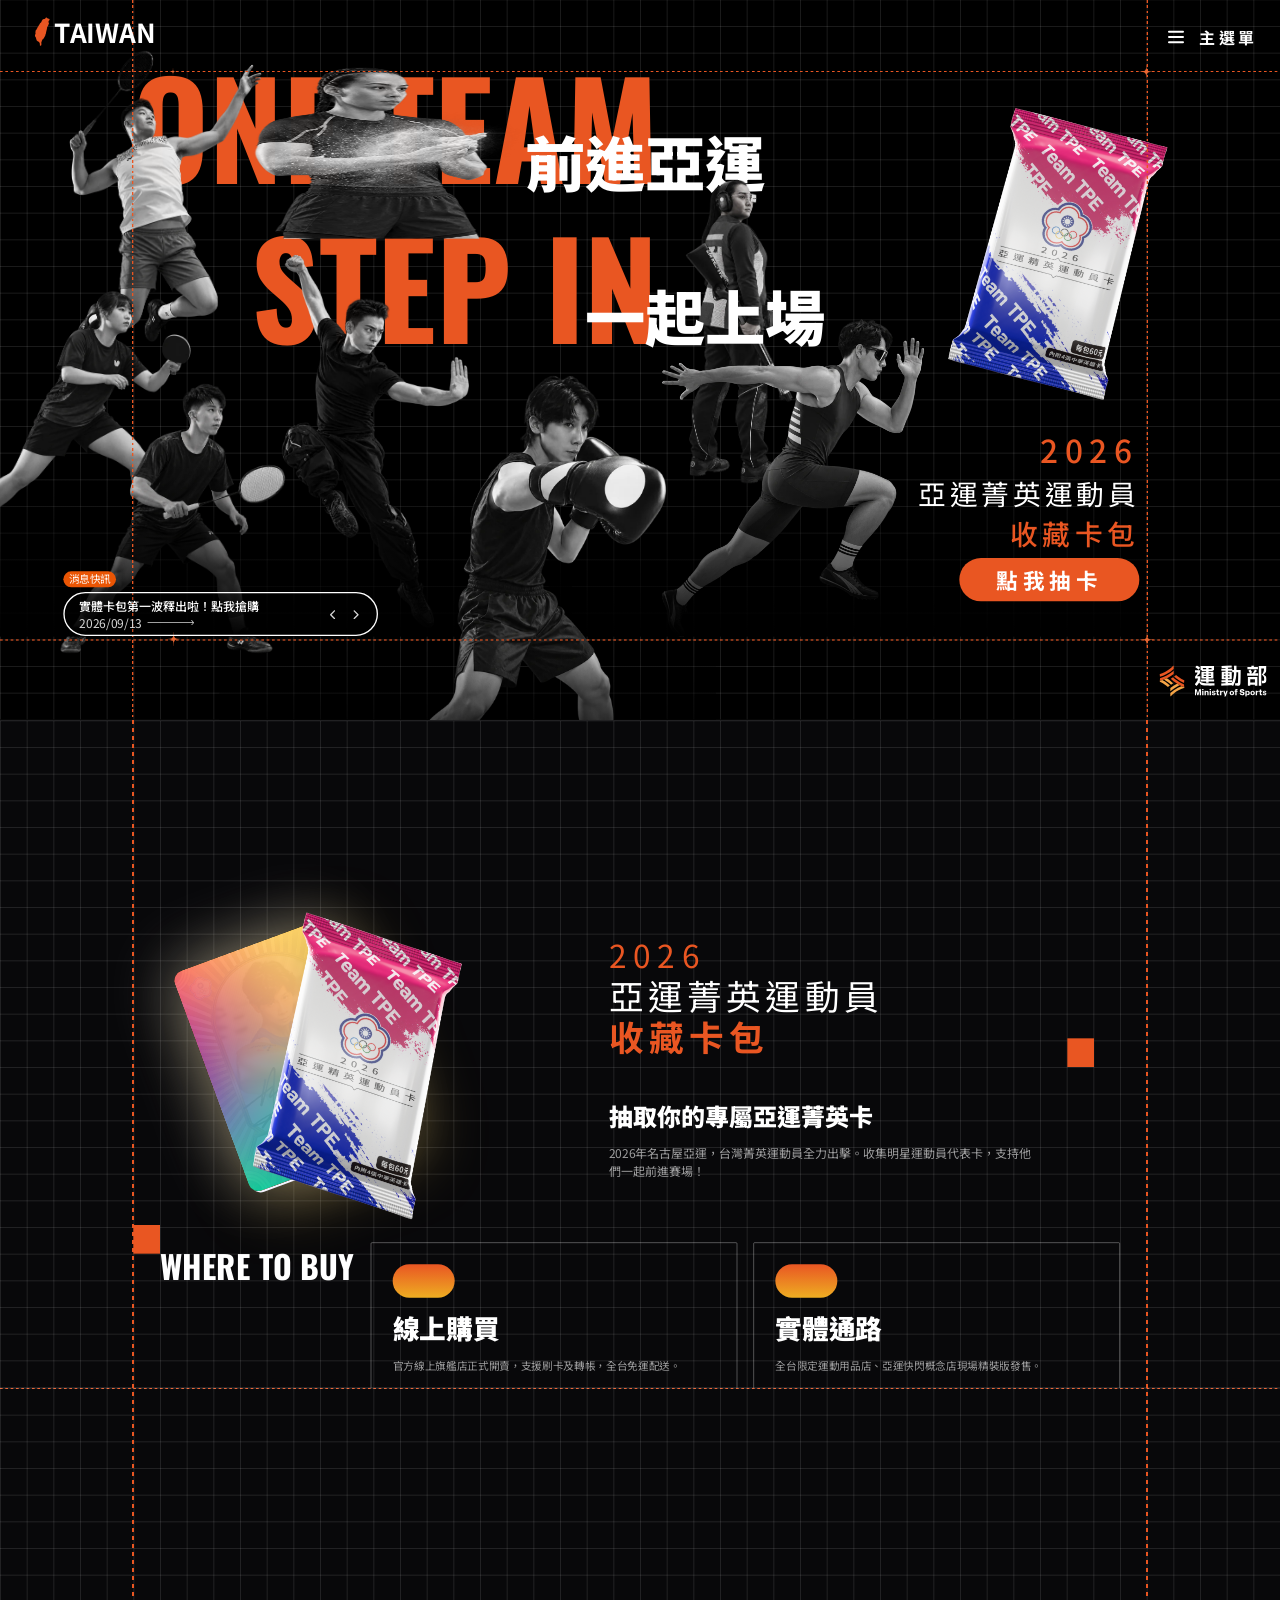
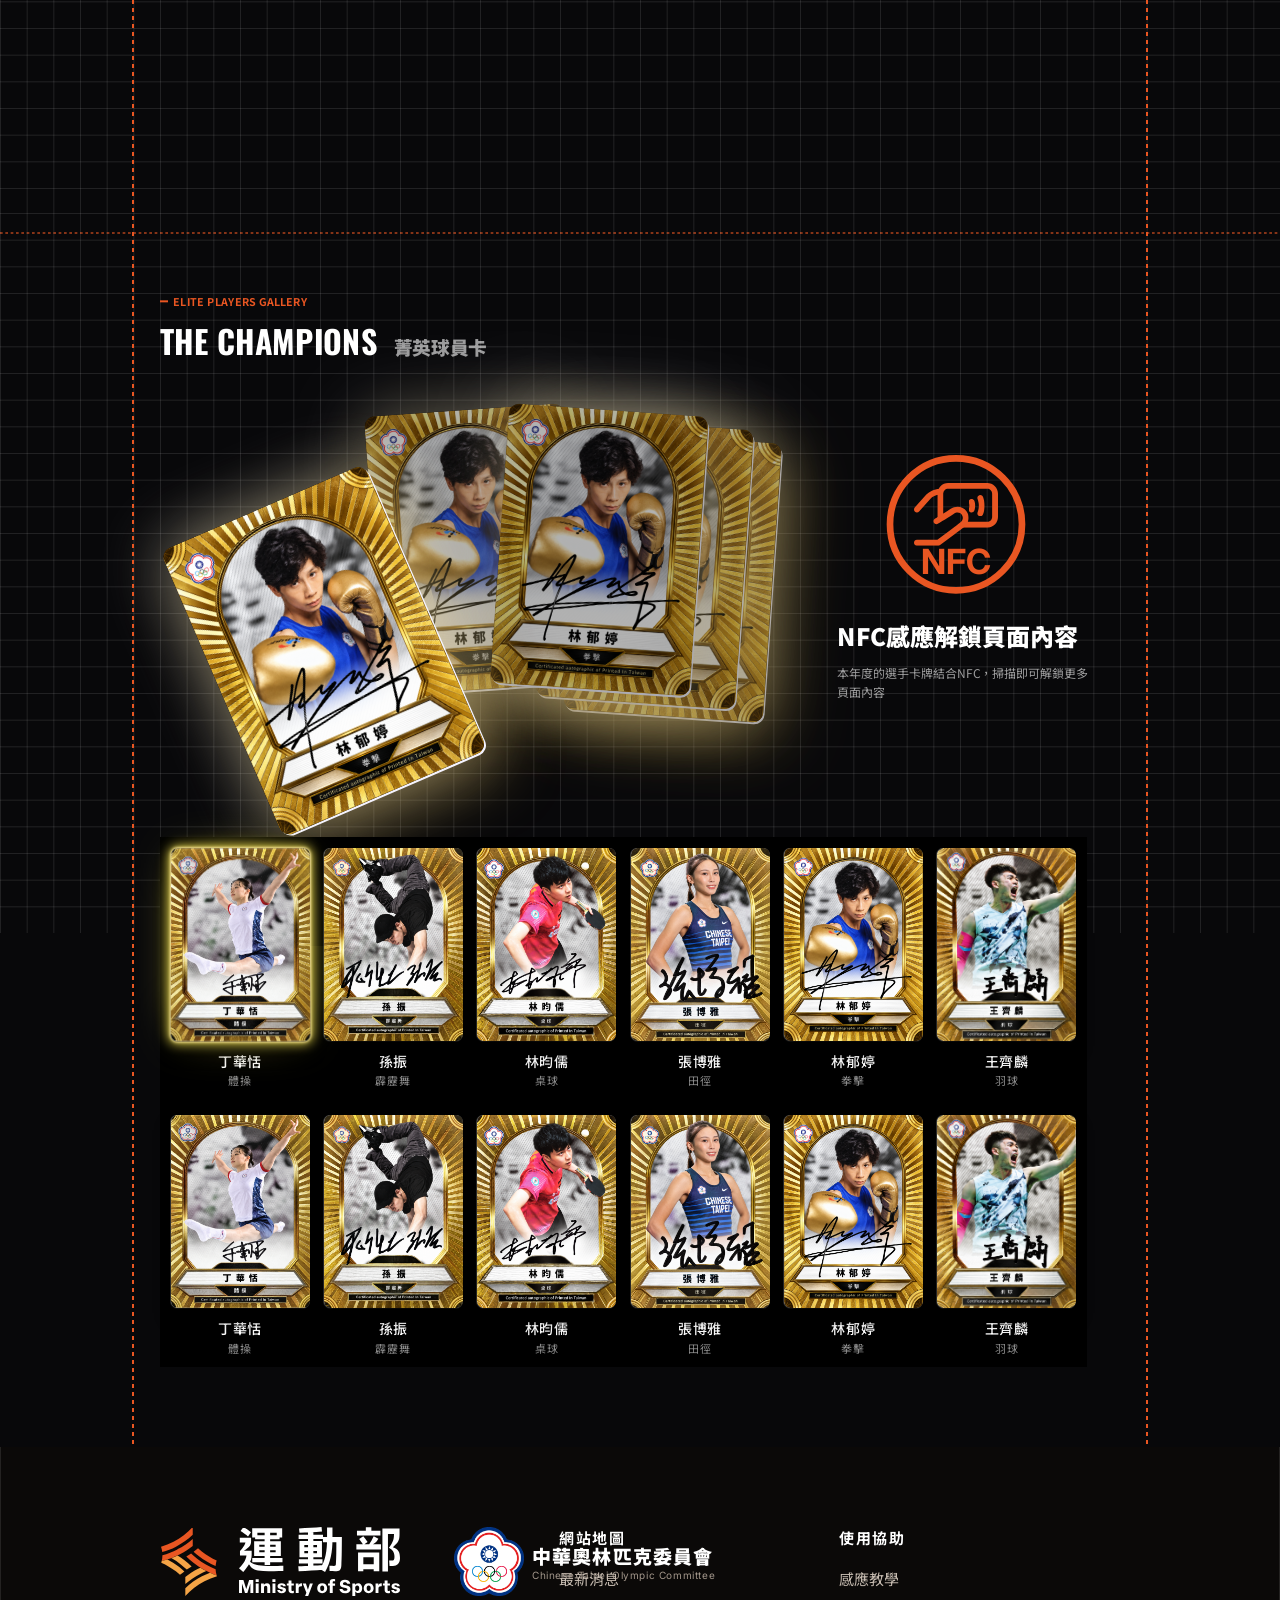
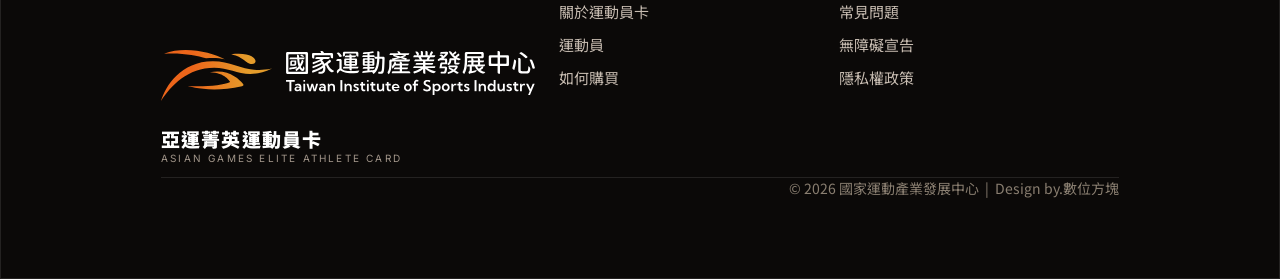
<file: index.html>
<!DOCTYPE html>
<html lang="zh-Hant">
<head>
    <meta charset="utf-8" />
    <meta name="viewport" content="width=device-width, initial-scale=1" />
    <title>亞運菁英運動員卡片展示網站</title>
    <link rel="icon" href="favicon.ico" sizes="any" />

    <!-- 卡片特效：B1（poke-holo 原版）完整 CSS，全部保留載入，順序同原版 -->
    <link rel="stylesheet" href="css/cards/base.css" />
    <link rel="stylesheet" href="css/cards.css" />
    <link rel="stylesheet" href="css/cards/basic.css" />
    <link rel="stylesheet" href="css/cards/reverse-holo.css" />
    <link rel="stylesheet" href="css/cards/regular-holo.css" />
    <link rel="stylesheet" href="css/cards/cosmos-holo.css" />
    <link rel="stylesheet" href="css/cards/amazing-rare.css" />
    <link rel="stylesheet" href="css/cards/radiant-holo.css" />
    <link rel="stylesheet" href="css/cards/v-regular.css" />
    <link rel="stylesheet" href="css/cards/v-full-art.css" />
    <link rel="stylesheet" href="css/cards/v-max.css" />
    <link rel="stylesheet" href="css/cards/v-star.css" />
    <link rel="stylesheet" href="css/cards/trainer-full-art.css" />
    <link rel="stylesheet" href="css/cards/rainbow-holo.css" />
    <link rel="stylesheet" href="css/cards/rainbow-alt.css" />
    <link rel="stylesheet" href="css/cards/secret-rare.css" />
    <link rel="stylesheet" href="css/cards/trainer-gallery-holo.css" />
    <link rel="stylesheet" href="css/cards/trainer-gallery-v-regular.css" />
    <link rel="stylesheet" href="css/cards/trainer-gallery-v-max.css" />
    <link rel="stylesheet" href="css/cards/trainer-gallery-secret-rare.css" />
    <link rel="stylesheet" href="css/cards/shiny-rare.css" />
    <link rel="stylesheet" href="css/cards/shiny-v.css" />
    <link rel="stylesheet" href="css/cards/shiny-vmax.css" />
    <link rel="stylesheet" href="css/cards/swsh-pikachu.css" />

    <!-- 字型（連網時載入；離線時退回系統字型） -->
    <link rel="preconnect" href="https://fonts.googleapis.com" />
    <link rel="preconnect" href="https://fonts.gstatic.com" crossorigin />
    <link rel="stylesheet" href="https://fonts.googleapis.com/css2?family=Inter:wght@400;700&family=Noto+Sans+TC:wght@400;500;700;900&family=Oswald:wght@700&display=swap" />

    <!-- 共用版面（卡片格線、頁尾、查看資料）、轉場、首頁版面 -->
    <link rel="stylesheet" href="css/page.css" />
    <link rel="stylesheet" href="css/transition.css" />
    <link rel="stylesheet" href="css/home.css" />

    <!-- 換頁進場：由其他頁轉場過來時，先收合頁面等 JS 展開；進場動畫與漸入（減少動態效果時不播放） -->
    <script>
        if (/[?&]pt=1(&|$)/.test(location.search)) document.documentElement.classList.add("pt-entering");
        if (!matchMedia("(prefers-reduced-motion: reduce)").matches) document.documentElement.classList.add("js-reveal");
    </script>
</head>
<body class="home-body">
    <div class="site" id="site">
    <div class="page">

        <!-- ================= 主視覺（Figma 261:3372；手機 268:2184） ================= -->
        <header class="h-hero" id="h-hero">
            <div class="h-hero__stage">
                <div class="h-grid h-hero__grid" aria-hidden="true"></div>

                <div class="h-hero__line h-hero__line--top h-in h-in--x" style="--d: 0" aria-hidden="true"></div>
                <div class="h-hero__line h-hero__line--bottom h-in h-in--x" style="--d: 0" aria-hidden="true"></div>
                <div class="h-hero__line h-hero__line--left h-in h-in--y" style="--d: 1" aria-hidden="true"></div>
                <div class="h-hero__line h-hero__line--right h-in h-in--y" style="--d: 1" aria-hidden="true"></div>
                <img class="h-hero__star h-hero__star--tl h-in h-in--fade" style="--d: 3" src="assets/home/star-sm.svg" alt="" width="11" height="11" />
                <img class="h-hero__star h-hero__star--tr h-in h-in--fade" style="--d: 3" src="assets/home/star.svg" alt="" width="21" height="21" />
                <img class="h-hero__star h-hero__star--bl h-in h-in--fade" style="--d: 3" src="assets/home/star.svg" alt="" width="21" height="21" />
                <img class="h-hero__star h-hero__star--br h-in h-in--fade" style="--d: 3" src="assets/home/star.svg" alt="" width="21" height="21" />

                <p class="h-hero__brand h-in h-in--fade" style="--d: 2">
                    <img src="assets/home/taiwan-mark.svg" alt="" width="23" height="43" />
                    <span>TAIWAN</span>
                </p>
                <button class="h-hero__menu h-in h-in--fade" style="--d: 2" id="menu-btn" type="button" aria-haspopup="dialog" aria-controls="h-menu">
                    <img src="assets/home/icon-menu.svg" alt="" width="32" height="32" />
                    <span>主選單</span>
                </button>

                <h1 class="h-hero__title">
                    <span class="h-hero__slogan h-hero__slogan--one h-in" style="--d: 3"><span>ONE</span><span>TEAM</span></span>
                    <span class="h-hero__zh h-hero__zh--go h-in" style="--d: 6">前進亞運</span>
                    <span class="h-hero__slogan h-hero__slogan--step h-in" style="--d: 4"><span>STEP</span><span>IN</span></span>
                    <span class="h-hero__zh h-hero__zh--play h-in" style="--d: 7">一起上場</span>
                </h1>

                <!-- 選手群像（圖層順序同 Figma「人」）；圖片由 js/home.js 依畫面位置（上→下、左→右）依序載入並淡入 -->
                <img class="h-hero__p h-hero__p--1 h-in h-in--photo h-seq" data-src="assets/home/hero-p1.webp" alt="" />
                <picture>
                    <source media="(max-width: 767px)" data-srcset="assets/home/hero-p2-m.webp" />
                    <img class="h-hero__p h-hero__p--2 h-in h-in--photo h-seq" data-src="assets/home/hero-p2.webp" alt="" />
                </picture>
                <div class="h-hero__fade h-hero__fade--m1" aria-hidden="true"></div>
                <img class="h-hero__p h-hero__p--3 h-in h-in--photo h-seq" data-src="assets/home/hero-p3.webp" alt="" />
                <img class="h-hero__p h-hero__p--4 h-in h-in--photo h-seq" data-src="assets/home/hero-p4.webp" alt="" />
                <div class="h-hero__fade h-hero__fade--m2" aria-hidden="true"></div>
                <img class="h-hero__p h-hero__p--5 h-in h-in--photo h-seq" data-src="assets/home/hero-p5.webp" alt="" />
                <div class="h-hero__fade h-hero__fade--m3" aria-hidden="true"></div>
                <img class="h-hero__p h-hero__p--6 h-in h-in--photo h-seq" data-src="assets/home/hero-p6.webp" alt="" />
                <img class="h-hero__p h-hero__p--7 h-in h-in--photo h-seq" data-src="assets/home/hero-p7.webp" alt="" />
                <div class="h-hero__fade h-hero__fade--1" aria-hidden="true"></div>
                <div class="h-hero__fade h-hero__fade--2" aria-hidden="true"></div>
                <img class="h-hero__p h-hero__p--8 h-in h-in--photo h-seq" data-src="assets/home/hero-p8.webp" alt="" />
                <div class="h-hero__fade h-hero__fade--3" aria-hidden="true"></div>
                <div class="h-hero__fade h-hero__fade--m4" aria-hidden="true"></div>

                <div class="h-hero__cta h-in" style="--d: 8">
                    <p class="h-hero__cta-title">
                        <span class="h-hero__cta-year">2026</span>
                        <span class="h-hero__cta-main">亞運菁英運動員</span>
                        <span class="h-hero__cta-sub">收藏卡包</span>
                    </p>
                    <button class="h-hero__cta-btn" id="draw-btn" type="button" aria-haspopup="dialog" aria-controls="h-open">點我抽卡</button>
                </div>

                <div class="h-hero__pack h-in h-in--pack h-seq" aria-hidden="true">
                    <div class="h-hero__pack-inner"><img data-src="assets/card-pack.png" alt="" /></div>
                </div>

                <div class="logo-mos logo-mos--footer h-hero__mos h-in h-in--fade" style="--d: 9" role="img" aria-label="運動部 Ministry of Sports">
                    <img class="logo-mos__g9" src="assets/footer-mos-g9.svg" alt="" />
                    <img class="logo-mos__g24" src="assets/footer-mos-g24.svg" alt="" />
                    <img class="logo-mos__g27" src="assets/footer-mos-g27.svg" alt="" />
                </div>

                <!-- 消息快訊（僅展示，不輪播） -->
                <div class="h-news h-in" style="--d: 9">
                    <span class="h-news__tag">消息快訊</span>
                    <div class="h-news__box">
                        <p class="h-news__title">實體卡包第一波釋出啦！點我搶購</p>
                        <p class="h-news__date">2026/09/13<img src="assets/home/news-arrow.svg" alt="" width="70" height="8" /></p>
                        <span class="h-news__arrows" aria-hidden="true">
                            <img class="h-news__prev" src="assets/home/icon-chevron-right.svg" alt="" width="24" height="24" />
                            <img src="assets/home/icon-chevron-right.svg" alt="" width="24" height="24" />
                        </span>
                    </div>
                </div>
            </div>
        </header>

        <!-- ================= DRAW THE ELITES（Figma 262:537） ================= -->
        <section class="h-draw" aria-labelledby="h-draw-title">
            <div class="h-draw__stage">
                <div class="h-grid h-draw__grid" aria-hidden="true"></div>

                <header class="h-head h-draw__head reveal">
                    <p class="h-head__eyebrow">INTERACTIVE CARD DRAW</p>
                    <h2 class="h-head__titles" id="h-draw-title">
                        <span class="h-head__en">DRAW THE ELITES</span>
                        <span class="h-head__zh">點我抽卡</span>
                    </h2>
                </header>

                <!-- 卡包展示（同關於運動員卡頁主視覺） -->
                <div class="h-draw__deck reveal" style="--d: 1" aria-hidden="true">
                    <div class="hero__deck">
                        <div class="hero__card">
                            <img src="images/lin-yu-ting.png" alt="" loading="lazy" />
                            <img class="hero__card-mesh" src="assets/hero-card-mesh.png" alt="" loading="lazy" />
                        </div>
                        <div class="hero__pack">
                            <div class="hero__pack-inner">
                                <img src="assets/card-pack.png" alt="" loading="lazy" />
                            </div>
                        </div>
                    </div>
                </div>

                <div class="h-draw__text">
                    <p class="h-draw__name reveal" style="--d: 2">
                        <span class="h-draw__year">2026</span>
                        <span class="h-draw__main">亞運菁英運動員</span>
                        <span class="h-draw__sub">收藏卡包</span>
                    </p>
                    <div class="h-draw__desc reveal" style="--d: 3">
                        <h3>抽取你的專屬亞運菁英卡</h3>
                        <p>2026年名古屋亞運，台灣菁英運動員全力出擊。收集明星運動員代表卡，支持他們一起前進賽場！</p>
                    </div>
                </div>

                <div class="h-buy">
                    <h3 class="h-buy__title reveal">WHERE TO BUY</h3>
                    <div class="h-buy__card reveal" style="--d: 1">
                        <span class="h-buy__pill" aria-hidden="true"></span>
                        <h4>線上購買</h4>
                        <p>官方線上旗艦店正式開賣，支援刷卡及轉帳，全台免運配送。</p>
                    </div>
                    <div class="h-buy__card reveal" style="--d: 2">
                        <span class="h-buy__pill" aria-hidden="true"></span>
                        <h4>實體通路</h4>
                        <p>全台限定運動用品店、亞運快閃概念店現場精裝版發售。</p>
                    </div>
                </div>

                <span class="h-draw__square h-draw__square--1" aria-hidden="true"></span>
                <span class="h-draw__square h-draw__square--2" aria-hidden="true"></span>
            </div>
        </section>

        <!-- ================= TAIWAN（Figma 296:7792）：捲動時字樣由下往上拉高，之後卡片淡入並墜落到下一區 ================= -->
        <section class="h-tw" id="h-tw" aria-label="TAIWAN">
            <div class="h-tw__stage">
                <div class="h-grid h-tw__grid" aria-hidden="true"></div>
                <div class="h-tw__word" id="h-tw-word"><img src="assets/home/taiwan.svg" alt="TAIWAN" width="1460" height="491" /></div>
                <!-- 墜落卡片的起點（不顯示） -->
                <div class="h-tw__anchor" id="h-tw-anchor" aria-hidden="true"></div>
            </div>
        </section>

        <!-- ================= THE CHAMPIONS（Figma 262:596） ================= -->
        <section class="h-champ" aria-labelledby="h-champ-title">
            <div class="h-champ__stage">
                <div class="h-grid h-champ__grid" aria-hidden="true"></div>

                <header class="h-head h-champ__head reveal">
                    <p class="h-head__eyebrow">ELITE PLAYERS GALLERY</p>
                    <h2 class="h-head__titles" id="h-champ-title">
                        <span class="h-head__en">THE CHAMPIONS</span>
                        <span class="h-head__zh">菁英球員卡</span>
                    </h2>
                </header>

                <!-- 疊卡展示；王齊麟那張是墜落卡片的終點 -->
                <div class="h-fan-wrap">
                    <div class="h-fan reveal reveal--fade" aria-hidden="true">
                        <img class="h-fan__card h-fan__card--dim h-fan__card--7" src="images/lin-yu-ting.png" alt="" loading="lazy" />
                        <img class="h-fan__card h-fan__card--dim h-fan__card--6" src="images/lin-yu-ting.png" alt="" loading="lazy" />
                        <img class="h-fan__card h-fan__card--dim h-fan__card--2" src="images/lin-yu-ting.png" alt="" loading="lazy" />
                        <img class="h-fan__card h-fan__card--dim h-fan__card--3" src="images/lin-yu-ting.png" alt="" loading="lazy" />
                        <img class="h-fan__card h-fan__card--5" id="h-fan-target" src="images/wang-chi-lin.png" alt="" loading="lazy" />
                        <img class="h-fan__card h-fan__card--8" src="images/lin-yu-ting.png" alt="" loading="lazy" />
                    </div>
                </div>

                <div class="h-nfc">
                    <div class="h-nfc__badge reveal" style="--d: 1" aria-hidden="true">
                        <span class="h-nfc__icon">
                            <img class="h-nfc__i1" src="assets/home/nfc-1.svg" alt="" loading="lazy" />
                            <img class="h-nfc__i2" src="assets/home/nfc-2.svg" alt="" loading="lazy" />
                            <img class="h-nfc__i3" src="assets/home/nfc-3.svg" alt="" loading="lazy" />
                        </span>
                        <span class="h-nfc__label">NFC</span>
                    </div>
                    <div class="h-nfc__text reveal" style="--d: 2">
                        <h3>NFC感應解鎖頁面內容</h3>
                        <p>本年度的選手卡牌結合NFC，掃描即可解鎖更多頁面內容</p>
                    </div>
                </div>
            </div>

            <!-- 球員卡（js/cards.js 產生，點擊放大後可「查看資料」） -->
            <div class="h-champ__panel reveal">
                <main class="card-grid" id="card-grid" data-total="12"></main>
            </div>
        </section>

        <!-- 墜落中的卡片（位置由 js/home.js 依捲動計算） -->
        <div class="h-faller" id="h-faller" aria-hidden="true">
            <div class="h-faller__inner">
                <img class="h-faller__front" src="images/wang-chi-lin.png" alt="" />
                <img class="h-faller__back" src="images/card-back.jpg" alt="" />
            </div>
        </div>

        <!-- 頁面裝飾虛線（Figma Line 1 / Line 2），在球員卡區下層 -->
        <div class="h-lines" aria-hidden="true"></div>

    </div>

    <!-- ================= 頁尾（各頁共用同一版；僅「關於運動員卡」可點） ================= -->
    <footer class="footer">
        <div class="footer__top">
            <div class="footer__brand">
                <div class="footer__logos">
                    <div class="footer__logo-row">
                        <div class="logo-mos logo-mos--footer" role="img" aria-label="運動部 Ministry of Sports">
                            <img class="logo-mos__g9" src="assets/footer-mos-g9.svg" alt="" />
                            <img class="logo-mos__g24" src="assets/footer-mos-g24.svg" alt="" />
                            <img class="logo-mos__g27" src="assets/footer-mos-g27.svg" alt="" />
                        </div>
                        <div class="logo-ctoc logo-ctoc--footer">
                            <img src="assets/ctoc-emblem.png" alt="" />
                            <div class="logo-ctoc__text">
                                <span class="logo-ctoc__zh">中華奧林匹克委員會</span>
                                <span class="logo-ctoc__en">Chinese Taipei Olympic Committee</span>
                            </div>
                        </div>
                    </div>
                    <img class="logo-tisi logo-tisi--footer" src="assets/footer-tisi-logo.svg" alt="國家運動產業發展中心 Taiwan Institute of Sports Industry" />
                </div>
                <div class="footer__site">
                    <span class="footer__site-zh">亞運菁英運動員卡</span>
                    <span class="footer__site-en">ASIAN GAMES ELITE ATHLETE CARD</span>
                </div>
            </div>
            <nav class="footer__col" aria-label="網站地圖">
                <h2 class="footer__heading">網站地圖</h2>
                <ul class="footer__links">
                    <li>最新消息</li>
                    <li><a href="about.html" data-transition>關於運動員卡</a></li>
                    <li>運動員</li>
                    <li>如何購買</li>
                </ul>
            </nav>
            <nav class="footer__col" aria-label="使用協助">
                <h2 class="footer__heading">使用協助</h2>
                <ul class="footer__links">
                    <li>感應教學</li>
                    <li>常見問題</li>
                    <li>無障礙宣告</li>
                    <li>隱私權政策</li>
                </ul>
            </nav>
        </div>
        <div class="footer__bottom">
            <p class="footer__copy">© 2026 國家運動產業發展中心&nbsp;&nbsp;|&nbsp; Design by.數位方塊</p>
        </div>
    </footer>
    </div>

    <!-- 卡片放大時顯示：前往運動員專屬頁面 -->
    <button class="view-profile" id="view-profile" type="button" hidden>
        <span>查看資料</span>
        <img src="assets/icon-chevron.svg" alt="" width="18" height="28" />
    </button>

    <!-- ================= 主選單（參考運動員頁導覽列項目；僅「關於運動員卡」可點） ================= -->
    <div class="h-menu" id="h-menu" role="dialog" aria-modal="true" aria-label="主選單" hidden>
        <div class="h-grid h-menu__grid" aria-hidden="true"></div>
        <div class="h-menu__bar">
            <p class="h-menu__brand">
                <img src="assets/home/taiwan-mark.svg" alt="" width="23" height="43" />
                <span>TAIWAN</span>
            </p>
            <button class="h-menu__close" id="menu-close" type="button" aria-label="關閉主選單">
                <span></span><span></span>
            </button>
        </div>
        <nav class="h-menu__nav" aria-label="主選單">
            <ul>
                <li><span class="h-menu__item"><span class="h-menu__no">01</span><span class="h-menu__zh">最新消息</span><span class="h-menu__en">NEWS</span></span></li>
                <li><a class="h-menu__item" id="menu-about" href="about.html"><span class="h-menu__no">02</span><span class="h-menu__zh">關於運動員卡</span><span class="h-menu__en">ABOUT THE CARDS</span></a></li>
                <li><span class="h-menu__item"><span class="h-menu__no">03</span><span class="h-menu__zh">運動員</span><span class="h-menu__en">ATHLETES</span></span></li>
                <li><span class="h-menu__item"><span class="h-menu__no">04</span><span class="h-menu__zh">如何購買</span><span class="h-menu__en">HOW TO BUY</span></span></li>
            </ul>
        </nav>
        <p class="h-menu__site">
            <span class="h-menu__site-zh">亞運菁英運動員卡</span>
            <span class="h-menu__site-en">ASIAN GAMES ELITE ATHLETE CARD</span>
        </p>
    </div>

    <!-- ================= 抽卡過場（Figma 動畫 368:2441「15」）：影片播到卡包停住，拖曳剪刀剪開後播完，卡片飄到運動員頁 ================= -->
    <div class="h-open" id="h-open" role="dialog" aria-modal="true" aria-label="抽卡" hidden>
        <div class="h-open__stage">
            <div class="h-open__grid" aria-hidden="true"></div>
            <div class="h-open__line h-open__line--top" aria-hidden="true"></div>
            <div class="h-open__line h-open__line--bottom" aria-hidden="true"></div>
            <div class="h-open__line h-open__line--left" aria-hidden="true"></div>
            <div class="h-open__line h-open__line--right" aria-hidden="true"></div>
            <img class="h-open__star h-open__star--tl" src="assets/home/star-sm.svg" alt="" width="11" height="11" />
            <img class="h-open__star h-open__star--tr" src="assets/home/star.svg" alt="" width="21" height="21" />
            <img class="h-open__star h-open__star--bl" src="assets/home/star.svg" alt="" width="21" height="21" />
            <img class="h-open__star h-open__star--br" src="assets/home/star.svg" alt="" width="21" height="21" />

            <p class="h-open__title h-open__title--one"><span class="h-open__en"><span>ONE</span><span>TEAM</span></span><span class="h-open__zh">前進亞運</span></p>
            <p class="h-open__title h-open__title--step"><span class="h-open__en"><span>STEP</span><span>IN</span></span><span class="h-open__zh">一起上場</span></p>

            <!-- 影片來源由 js/home.js 設定：透明背景 webm；Safari 改用黑底 mp4 + screen 疊加 -->
            <video class="h-open__video" id="h-open-video" muted playsinline preload="none" aria-hidden="true"></video>
            <img class="h-open__logo" src="assets/draw/site-logo.png" alt="亞運菁英運動員卡 ASIAN GAMES ELITE ATHLETE CARD" width="562" height="76" />

            <p class="h-open__loading" id="h-open-loading" role="status">載入中</p>

            <!-- 剪刀裁線提示：影片停住後出現；按住剪刀沿虛線由左往右拖曳＝拖曳影片進度 -->
            <div class="h-open__cut" id="h-open-cut">
                <p class="h-open__hint">滑動剪開卡包</p>
                <div class="h-open__dash" id="h-open-dash" aria-hidden="true"></div>
                <button class="h-open__scissors" id="h-open-scissors" type="button" aria-label="剪開卡包">
                    <img src="assets/draw/scissors.svg" alt="" width="60" height="60" />
                </button>
            </div>
        </div>
        <button class="h-menu__close h-open__close" id="h-open-close" type="button" aria-label="關閉抽卡">
            <span></span><span></span>
        </button>
    </div>

    <!-- 一般 script（非 module），雙擊以 file:// 開啟也能執行 -->
    <script src="js/cards.js"></script>
    <script src="js/transition.js"></script>
    <script src="js/card-backdrop.js"></script>
    <script src="js/card-hold.js"></script>
    <script src="js/view-profile.js"></script>
    <script src="js/reveal.js"></script>
    <script src="js/home.js"></script>
</body>
</html>
</file>
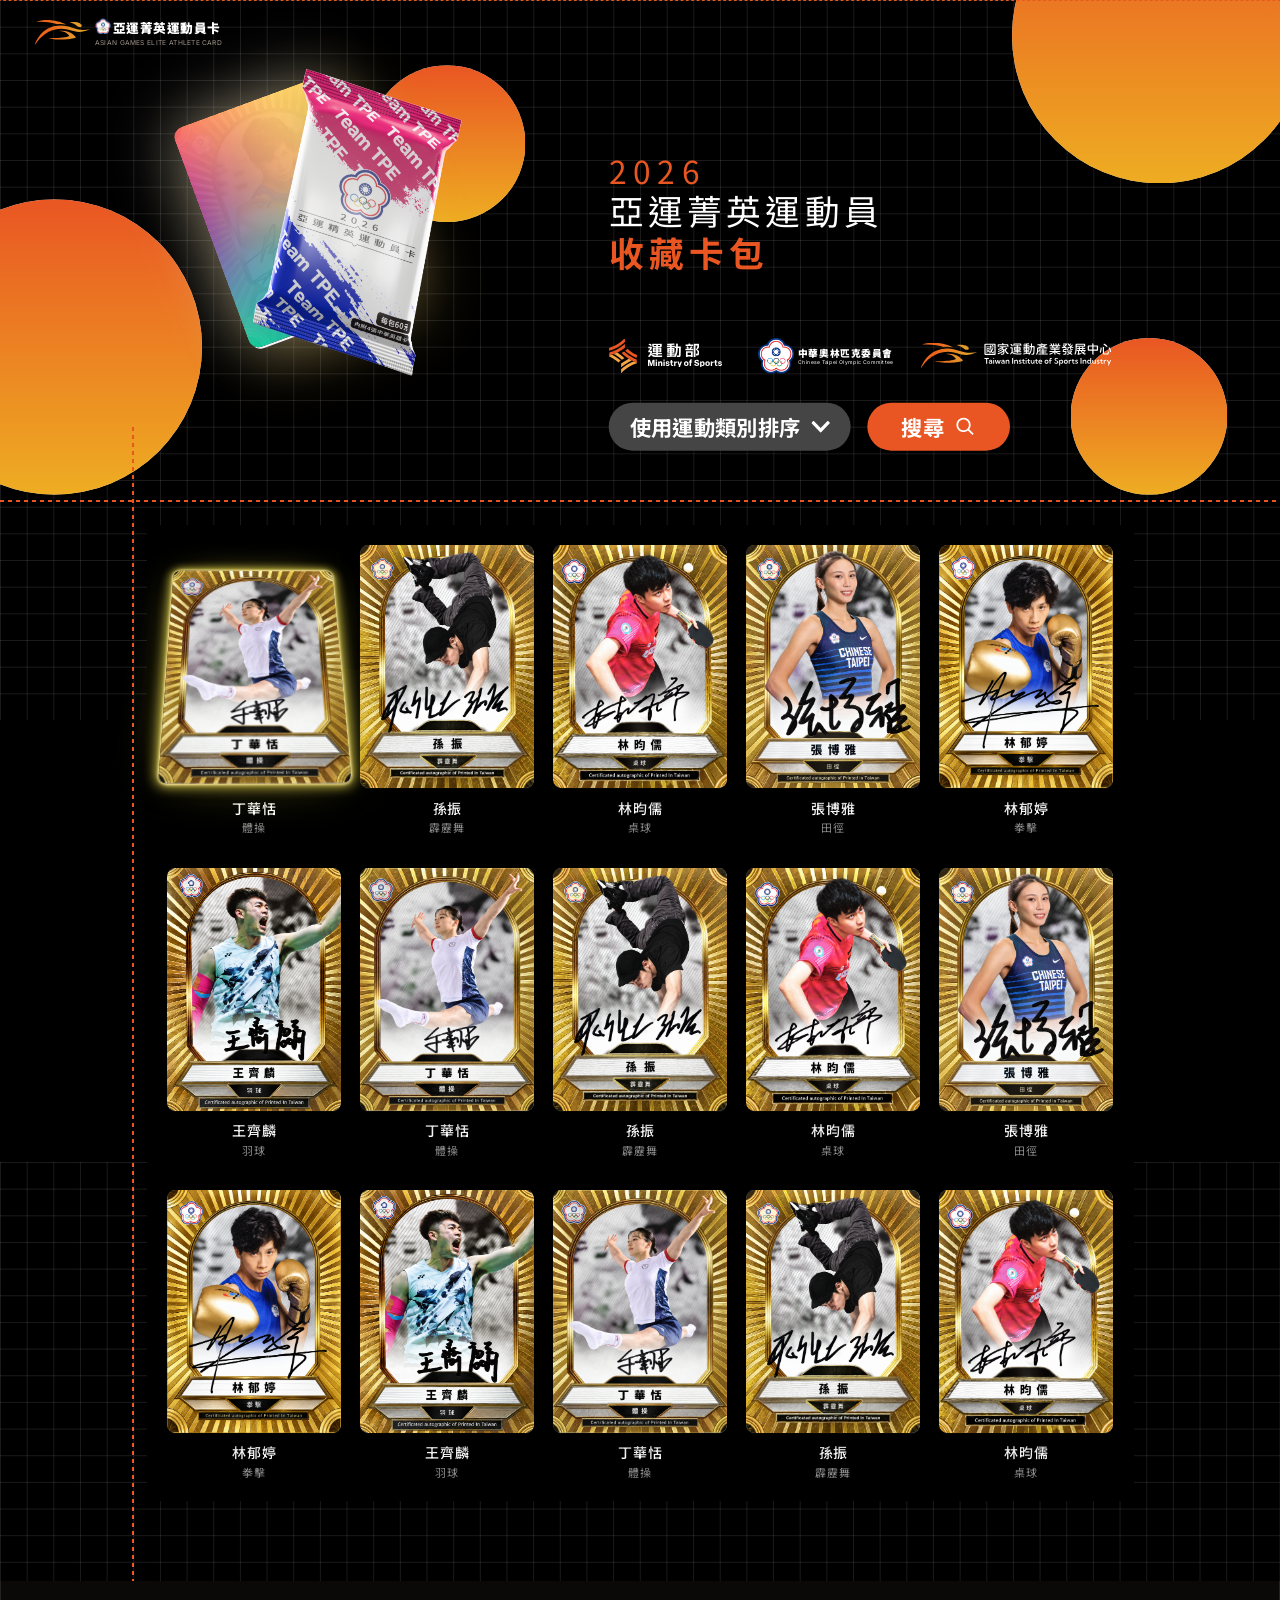
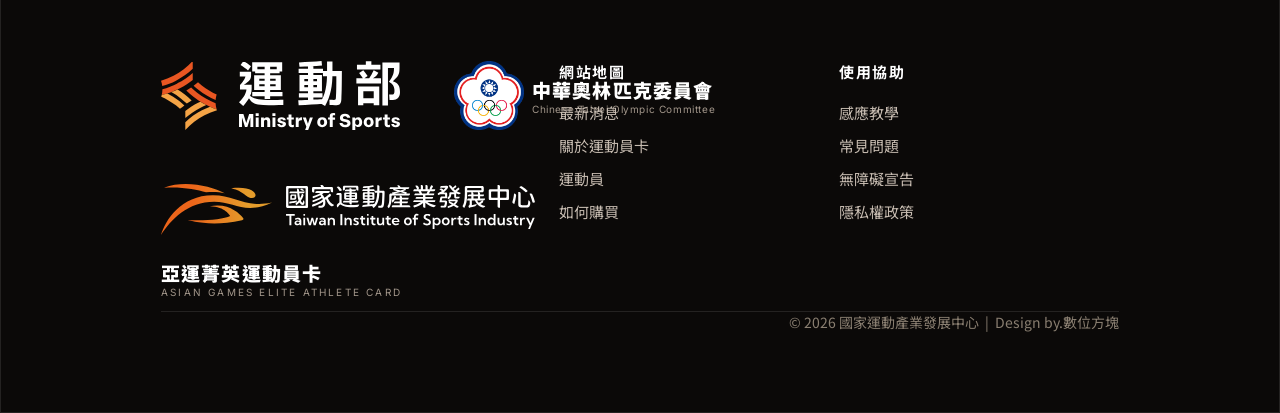
<file: about.html>
<!DOCTYPE html>
<html lang="zh-Hant">
<head>
    <meta charset="utf-8" />
    <meta name="viewport" content="width=device-width, initial-scale=1" />
    <title>關於運動員卡｜亞運菁英運動員卡片展示網站</title>
    <link rel="icon" href="favicon.ico" sizes="any" />

    <!-- 卡片特效：B1（poke-holo 原版）完整 CSS，全部保留載入，順序同原版 -->
    <link rel="stylesheet" href="css/cards/base.css" />
    <link rel="stylesheet" href="css/cards.css" />
    <link rel="stylesheet" href="css/cards/basic.css" />
    <link rel="stylesheet" href="css/cards/reverse-holo.css" />
    <link rel="stylesheet" href="css/cards/regular-holo.css" />
    <link rel="stylesheet" href="css/cards/cosmos-holo.css" />
    <link rel="stylesheet" href="css/cards/amazing-rare.css" />
    <link rel="stylesheet" href="css/cards/radiant-holo.css" />
    <link rel="stylesheet" href="css/cards/v-regular.css" />
    <link rel="stylesheet" href="css/cards/v-full-art.css" />
    <link rel="stylesheet" href="css/cards/v-max.css" />
    <link rel="stylesheet" href="css/cards/v-star.css" />
    <link rel="stylesheet" href="css/cards/trainer-full-art.css" />
    <link rel="stylesheet" href="css/cards/rainbow-holo.css" />
    <link rel="stylesheet" href="css/cards/rainbow-alt.css" />
    <link rel="stylesheet" href="css/cards/secret-rare.css" />
    <link rel="stylesheet" href="css/cards/trainer-gallery-holo.css" />
    <link rel="stylesheet" href="css/cards/trainer-gallery-v-regular.css" />
    <link rel="stylesheet" href="css/cards/trainer-gallery-v-max.css" />
    <link rel="stylesheet" href="css/cards/trainer-gallery-secret-rare.css" />
    <link rel="stylesheet" href="css/cards/shiny-rare.css" />
    <link rel="stylesheet" href="css/cards/shiny-v.css" />
    <link rel="stylesheet" href="css/cards/shiny-vmax.css" />
    <link rel="stylesheet" href="css/cards/swsh-pikachu.css" />

    <!-- 字型（連網時載入；離線時退回系統字型） -->
    <link rel="preconnect" href="https://fonts.googleapis.com" />
    <link rel="preconnect" href="https://fonts.gstatic.com" crossorigin />
    <link rel="stylesheet" href="https://fonts.googleapis.com/css2?family=Inter:wght@400&family=Noto+Sans+TC:wght@400;700;900&display=swap" />

    <!-- 本頁版面、轉場 -->
    <link rel="stylesheet" href="css/page.css" />
    <link rel="stylesheet" href="css/transition.css" />

    <!-- 換頁進場：由其他頁轉場過來時，先收合頁面等 JS 展開 -->
    <script>
        if (/[?&]pt=1(&|$)/.test(location.search)) document.documentElement.classList.add("pt-entering");
    </script>
</head>
<body>
    <div class="site" id="site">
    <div class="page">

        <!-- ================= 主視覺 ================= -->
        <header class="hero">
            <div class="hero__stage">
                <div class="hero__grid" aria-hidden="true"></div>
                <img class="hero__ellipse hero__ellipse--1" src="assets/ellipse-lg.svg" alt="" width="443" height="443" />
                <img class="hero__ellipse hero__ellipse--2" src="assets/ellipse-lg.svg" alt="" width="443" height="443" />
                <img class="hero__ellipse hero__ellipse--3" src="assets/ellipse-sm.svg" alt="" width="235" height="235" />
                <img class="hero__ellipse hero__ellipse--4" src="assets/ellipse-sm.svg" alt="" width="235" height="235" />
                <div class="hero__line-top" aria-hidden="true"></div>

                <!-- 左上 logo：回首頁（同運動員頁導覽列 logo） -->
                <a class="hero__brand" href="index.html" data-transition aria-label="回到亞運菁英運動員卡首頁">
                    <img class="hero__brand-logo" src="assets/athlete/nav-tisi-icon.svg" alt="" width="83" height="38" />
                    <span class="hero__brand-site">
                        <span class="hero__brand-zh"><img src="assets/ctoc-emblem.png" alt="" width="23" height="23" />亞運菁英運動員卡</span>
                        <span class="hero__brand-en">ASIAN GAMES ELITE ATHLETE CARD</span>
                    </span>
                </a>

                <div class="hero__deck" aria-hidden="true">
                    <div class="hero__card">
                        <img src="images/lin-yu-ting.png" alt="" />
                        <img class="hero__card-mesh" src="assets/hero-card-mesh.png" alt="" />
                    </div>
                    <div class="hero__pack">
                        <div class="hero__pack-inner">
                            <img src="assets/card-pack.png" alt="" />
                        </div>
                    </div>
                </div>

                <div class="hero__content">
                    <h1 class="hero__title">
                        <span class="hero__title-year">2026</span>
                        <span class="hero__title-main">亞運菁英運動員</span>
                        <span class="hero__title-sub">收藏卡包</span>
                    </h1>

                    <div class="hero__logos">
                        <div class="logo-mos" role="img" aria-label="運動部 Ministry of Sports">
                            <img class="logo-mos__g9" src="assets/mos-g9.svg" alt="" />
                            <img class="logo-mos__g24" src="assets/mos-g24.svg" alt="" />
                            <img class="logo-mos__g27" src="assets/mos-g27.svg" alt="" />
                        </div>
                        <div class="logo-ctoc">
                            <img src="assets/ctoc-emblem.png" alt="" />
                            <div class="logo-ctoc__text">
                                <span class="logo-ctoc__zh">中華奧林匹克委員會</span>
                                <span class="logo-ctoc__en">Chinese Taipei Olympic Committee</span>
                            </div>
                        </div>
                        <img class="logo-tisi" src="assets/tisi-logo.svg" alt="國家運動產業發展中心 Taiwan Institute of Sports Industry" />
                    </div>

                    <div class="hero__actions">
                        <div class="sort">
                            <button class="pill-btn pill-btn--sort" id="sort-btn" type="button" aria-haspopup="listbox" aria-expanded="false" aria-controls="sort-list">
                                <span id="sort-label">使用運動類別排序</span>
                                <img class="pill-btn__chevron" src="assets/icon-chevron.svg" alt="" width="18" height="28" />
                            </button>
                            <ul class="sort__list" id="sort-list" role="listbox" aria-label="運動類別" hidden></ul>
                        </div>
                        <button class="pill-btn pill-btn--search" id="search-btn" type="button" aria-haspopup="dialog">
                            <span>搜尋</span>
                            <img src="assets/icon-search.svg" alt="" width="32" height="32" />
                        </button>
                    </div>
                </div>
            </div>
        </header>

        <!-- 頁面裝飾虛線：放在卡片區之前，放大的卡片才會蓋在虛線上 -->
        <div class="page__line page__line--h" aria-hidden="true"></div>
        <div class="page__line page__line--v" aria-hidden="true"></div>

        <!-- ================= 卡片區 ================= -->
        <section class="cards-section" aria-label="運動員卡片">
            <div class="cards-section__grid-bg" aria-hidden="true"></div>
            <div class="cards-panel">
                <main class="card-grid" id="card-grid" data-total="15"></main>
                <p class="cards-empty" id="cards-empty" hidden>查無符合的選手</p>
            </div>
        </section>

    </div>

    <!-- ================= 頁尾（各頁共用同一版；僅「關於運動員卡」可點） ================= -->
    <footer class="footer">
        <div class="footer__top">
            <div class="footer__brand">
                <div class="footer__logos">
                    <div class="footer__logo-row">
                        <div class="logo-mos logo-mos--footer" role="img" aria-label="運動部 Ministry of Sports">
                            <img class="logo-mos__g9" src="assets/footer-mos-g9.svg" alt="" />
                            <img class="logo-mos__g24" src="assets/footer-mos-g24.svg" alt="" />
                            <img class="logo-mos__g27" src="assets/footer-mos-g27.svg" alt="" />
                        </div>
                        <div class="logo-ctoc logo-ctoc--footer">
                            <img src="assets/ctoc-emblem.png" alt="" />
                            <div class="logo-ctoc__text">
                                <span class="logo-ctoc__zh">中華奧林匹克委員會</span>
                                <span class="logo-ctoc__en">Chinese Taipei Olympic Committee</span>
                            </div>
                        </div>
                    </div>
                    <img class="logo-tisi logo-tisi--footer" src="assets/footer-tisi-logo.svg" alt="國家運動產業發展中心 Taiwan Institute of Sports Industry" />
                </div>
                <div class="footer__site">
                    <span class="footer__site-zh">亞運菁英運動員卡</span>
                    <span class="footer__site-en">ASIAN GAMES ELITE ATHLETE CARD</span>
                </div>
            </div>
            <nav class="footer__col" aria-label="網站地圖">
                <h2 class="footer__heading">網站地圖</h2>
                <ul class="footer__links">
                    <li>最新消息</li>
                    <li><a href="about.html" data-transition>關於運動員卡</a></li>
                    <li>運動員</li>
                    <li>如何購買</li>
                </ul>
            </nav>
            <nav class="footer__col" aria-label="使用協助">
                <h2 class="footer__heading">使用協助</h2>
                <ul class="footer__links">
                    <li>感應教學</li>
                    <li>常見問題</li>
                    <li>無障礙宣告</li>
                    <li>隱私權政策</li>
                </ul>
            </nav>
        </div>
        <div class="footer__bottom">
            <p class="footer__copy">© 2026 國家運動產業發展中心&nbsp;&nbsp;|&nbsp; Design by.數位方塊</p>
        </div>
    </footer>
    </div>

    <!-- 卡片放大時顯示：前往運動員專屬頁面 -->
    <button class="view-profile" id="view-profile" type="button" hidden>
        <span>查看資料</span>
        <img src="assets/icon-chevron.svg" alt="" width="18" height="28" />
    </button>

    <!-- ================= 搜尋彈窗 ================= -->
    <div class="search-modal" id="search-modal" role="dialog" aria-modal="true" aria-labelledby="search-title" hidden>
        <div class="search-modal__inner">
        <div class="search-modal__panel">
            <div class="search-modal__line search-modal__line--top" aria-hidden="true"></div>
            <div class="search-modal__line search-modal__line--header" aria-hidden="true"></div>
            <div class="search-modal__line search-modal__line--left" aria-hidden="true"></div>
            <button class="search-modal__close" id="search-close" type="button" aria-label="關閉搜尋">
                <span></span><span></span>
            </button>
            <div class="search-modal__header">
                <h2 id="search-title">搜尋</h2>
            </div>
            <form class="search-field" id="search-form" role="search">
                <input id="search-input" type="search" placeholder="使用選手名稱搜尋" aria-label="使用選手名稱搜尋" autocomplete="off" />
                <button type="submit" aria-label="搜尋">
                    <img src="assets/icon-search-sm.svg" alt="" width="24" height="24" />
                </button>
            </form>
            <h3 class="search-modal__subtitle">運動類別</h3>
            <div class="sport-chips" id="sport-chips"></div>
        </div>
        </div>
    </div>

    <!-- 一般 script（非 module），雙擊以 file:// 開啟也能執行 -->
    <script src="js/cards.js"></script>
    <script src="js/transition.js"></script>
    <script src="js/card-backdrop.js"></script>
    <script src="js/card-hold.js"></script>
    <script src="js/view-profile.js"></script>
    <script src="js/page.js"></script>
</body>
</html>
</file>
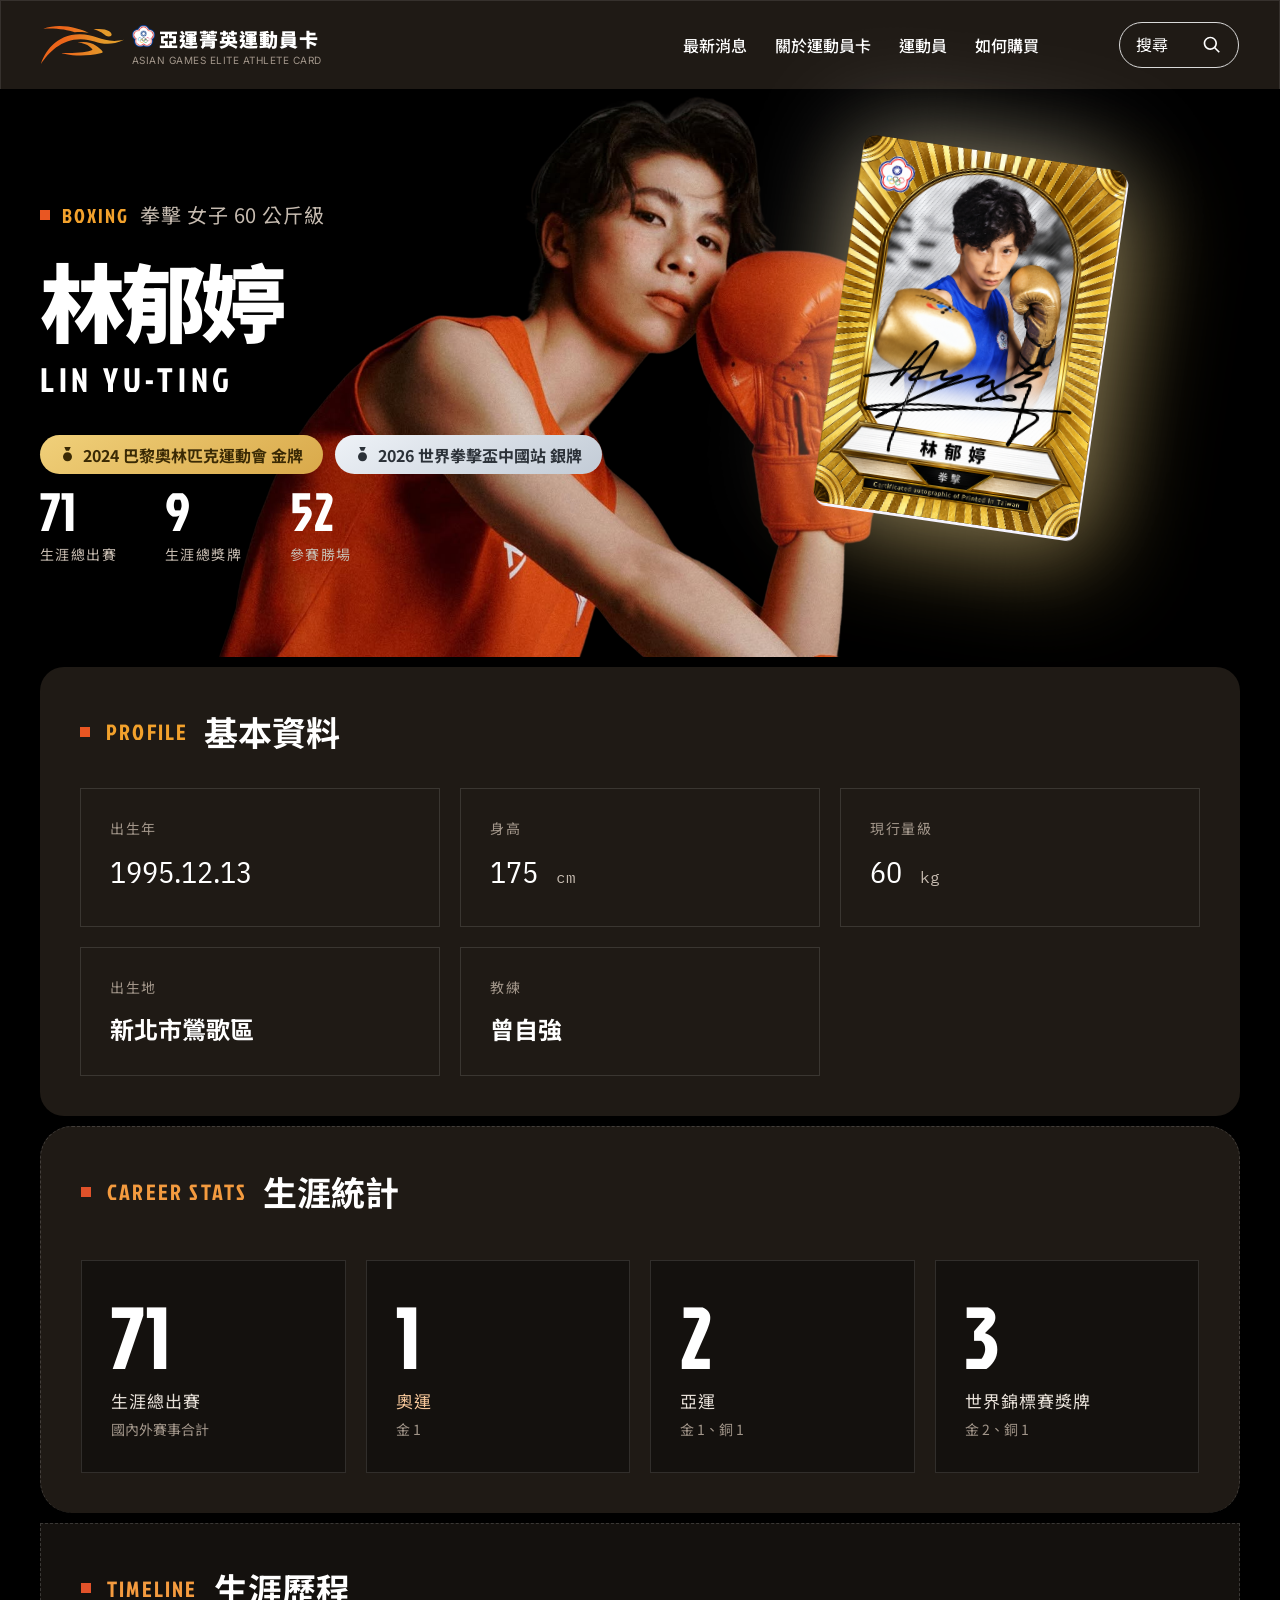
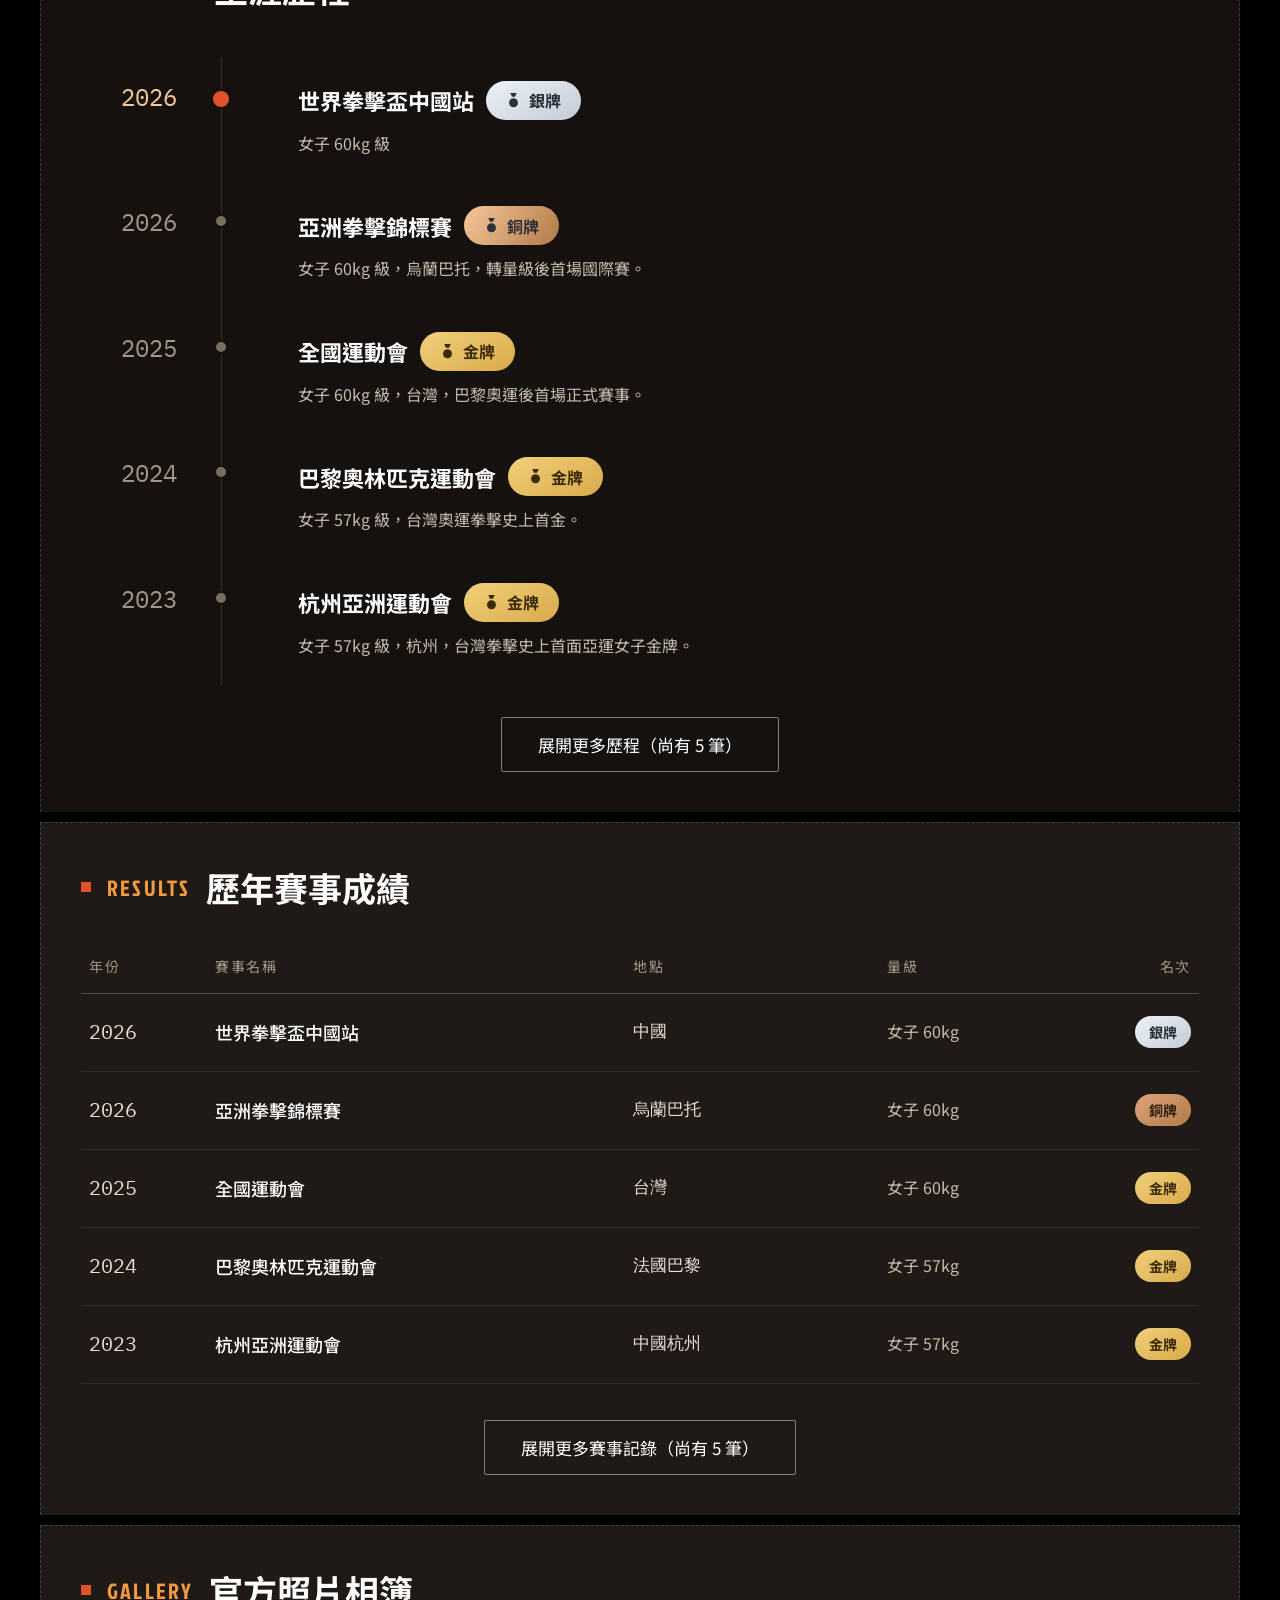
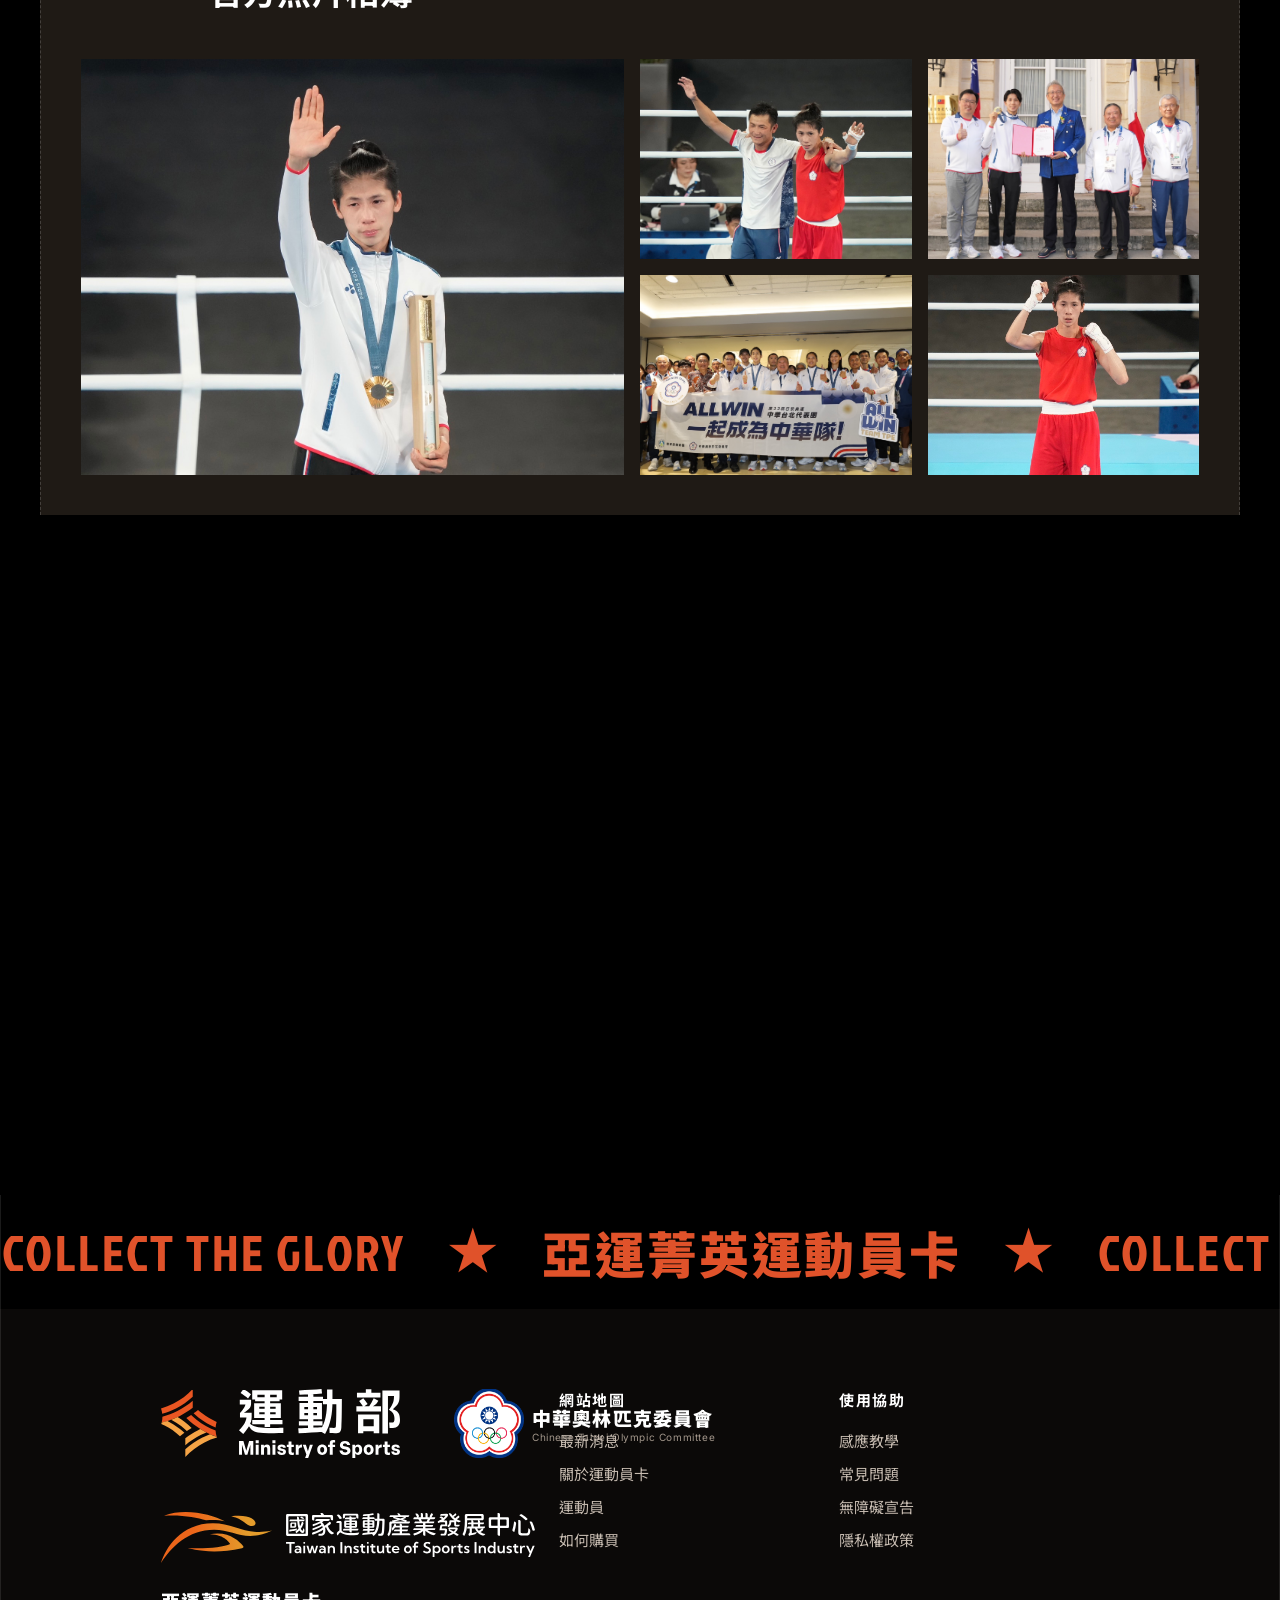
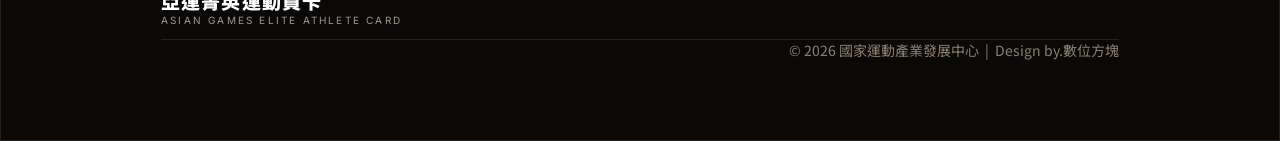
<file: athlete.html>
<!DOCTYPE html>
<html lang="zh-Hant">
<head>
    <meta charset="utf-8" />
    <meta name="viewport" content="width=device-width, initial-scale=1" />
    <title>林郁婷｜亞運菁英運動員卡片展示網站</title>
    <link rel="icon" href="favicon.ico" sizes="any" />

    <!-- 換頁進場：由首頁轉場過來時，先收合頁面等 JS 展開 -->
    <script>
        if (/[?&]pt=1(&|$)/.test(location.search)) document.documentElement.classList.add("pt-entering");
        // 資料由下而上漸入（減少動態效果時不隱藏）
        if (!matchMedia("(prefers-reduced-motion: reduce)").matches) document.documentElement.classList.add("js-reveal");
    </script>

    <!-- 卡片特效：與首頁相同的原版 CSS -->
    <link rel="stylesheet" href="css/cards/base.css" />
    <link rel="stylesheet" href="css/cards.css" />
    <link rel="stylesheet" href="css/cards/basic.css" />
    <link rel="stylesheet" href="css/cards/reverse-holo.css" />
    <link rel="stylesheet" href="css/cards/regular-holo.css" />
    <link rel="stylesheet" href="css/cards/cosmos-holo.css" />
    <link rel="stylesheet" href="css/cards/amazing-rare.css" />
    <link rel="stylesheet" href="css/cards/radiant-holo.css" />
    <link rel="stylesheet" href="css/cards/v-regular.css" />
    <link rel="stylesheet" href="css/cards/v-full-art.css" />
    <link rel="stylesheet" href="css/cards/v-max.css" />
    <link rel="stylesheet" href="css/cards/v-star.css" />
    <link rel="stylesheet" href="css/cards/trainer-full-art.css" />
    <link rel="stylesheet" href="css/cards/rainbow-holo.css" />
    <link rel="stylesheet" href="css/cards/rainbow-alt.css" />
    <link rel="stylesheet" href="css/cards/secret-rare.css" />
    <link rel="stylesheet" href="css/cards/trainer-gallery-holo.css" />
    <link rel="stylesheet" href="css/cards/trainer-gallery-v-regular.css" />
    <link rel="stylesheet" href="css/cards/trainer-gallery-v-max.css" />
    <link rel="stylesheet" href="css/cards/trainer-gallery-secret-rare.css" />
    <link rel="stylesheet" href="css/cards/shiny-rare.css" />
    <link rel="stylesheet" href="css/cards/shiny-v.css" />
    <link rel="stylesheet" href="css/cards/shiny-vmax.css" />
    <link rel="stylesheet" href="css/cards/swsh-pikachu.css" />

    <!-- 字型（連網時載入；離線時退回系統字型） -->
    <link rel="preconnect" href="https://fonts.googleapis.com" />
    <link rel="preconnect" href="https://fonts.gstatic.com" crossorigin />
    <link rel="stylesheet" href="https://fonts.googleapis.com/css2?family=IBM+Plex+Mono&family=IBM+Plex+Sans+Condensed&family=Inter:wght@400&family=Jockey+One&family=Noto+Sans+TC:wght@400;500;700;900&display=swap" />

    <!-- 共用元件（頁尾、logo）、轉場、本頁版面 -->
    <link rel="stylesheet" href="css/page.css" />
    <link rel="stylesheet" href="css/transition.css" />
    <link rel="stylesheet" href="css/athlete.css" />
</head>
<body class="athlete-body">
    <div class="site" id="site">

        <!-- ================= 導覽列（展示用；logo 回首頁、「關於運動員卡」可點） ================= -->
        <header class="a-nav">
            <div class="a-nav__inner">
                <a class="a-nav__brand" href="index.html" data-transition aria-label="回到亞運菁英運動員卡首頁">
                    <img class="a-nav__logo" src="assets/athlete/nav-tisi-icon.svg" alt="國家運動產業發展中心" width="83" height="38" />
                    <div class="a-nav__site">
                        <span class="a-nav__site-zh"><img src="assets/ctoc-emblem.png" alt="" width="23" height="23" />亞運菁英運動員卡</span>
                        <span class="a-nav__site-en">ASIAN GAMES ELITE ATHLETE CARD</span>
                    </div>
                </a>
                <nav class="a-nav__links" aria-label="主選單">
                    <span>最新消息</span>
                    <a href="about.html" data-transition>關於運動員卡</a>
                    <span>運動員</span>
                    <span>如何購買</span>
                </nav>
                <div class="a-nav__search" aria-hidden="true">
                    <span>搜尋</span>
                    <img src="assets/icon-search-sm.svg" alt="" width="20" height="20" />
                </div>
                <div class="a-nav__burger" aria-hidden="true"><span></span><span></span><span></span></div>
            </div>
        </header>

        <!-- ================= 主視覺 ================= -->
        <section class="a-hero">
            <div class="a-hero__bg-wrap"><img class="a-hero__bg" src="assets/athlete/hero-bg.png" alt="" /></div>
            <div class="a-hero__inner">
                <div class="a-hero__intro">
                    <p class="a-hero__tag reveal" style="--d: 0">
                        <span class="a-square"></span>
                        <span class="a-hero__tag-en">BOXING</span>
                        <span class="a-hero__tag-zh">拳擊 女子 60 公斤級</span>
                    </p>
                    <h1 class="a-hero__name reveal" style="--d: 1">林郁婷</h1>
                    <p class="a-hero__name-en reveal" style="--d: 2">LIN YU-TING</p>
                    <div class="a-hero__badges reveal" style="--d: 3">
                        <span class="a-medal a-medal--gold"><img src="assets/athlete/icon-medal-gold.svg" alt="" width="15" height="15" />2024 巴黎奧林匹克運動會 金牌</span>
                        <span class="a-medal a-medal--silver"><img src="assets/athlete/icon-medal-silver.svg" alt="" width="15" height="15" />2026 世界拳擊盃中國站 銀牌</span>
                    </div>
                </div>
                <dl class="a-hero__stats reveal" style="--d: 4">
                    <div><dt>生涯總出賽</dt><dd>71</dd></div>
                    <div><dt>生涯總獎牌</dt><dd>9</dd></div>
                    <div><dt>參賽勝場</dt><dd>52</dd></div>
                </dl>
            </div>
            <!-- 可互動的球員卡（位置由 js/athlete.js 依 PageTransition.heroCardGeometry 設定） -->
            <div class="a-hero__card" id="hero-card"></div>
        </section>

        <!-- ================= 內容 ================= -->
        <main class="a-main">

            <section class="a-panel a-panel--profile reveal" aria-labelledby="h-profile">
                <header class="a-head">
                    <span class="a-square"></span>
                    <span class="a-head__en">PROFILE</span>
                    <h2 id="h-profile">基本資料</h2>
                </header>
                <div class="a-profile">
                    <div class="a-field"><span class="a-field__label">出生年</span><span class="a-field__num">1995.12.13</span></div>
                    <div class="a-field"><span class="a-field__label">身高</span><span class="a-field__num">175<small>cm</small></span></div>
                    <div class="a-field"><span class="a-field__label">現行量級</span><span class="a-field__num">60<small>kg</small></span></div>
                    <div class="a-field"><span class="a-field__label">出生地</span><span class="a-field__text">新北市鶯歌區</span></div>
                    <div class="a-field"><span class="a-field__label">教練</span><span class="a-field__text">曾自強</span></div>
                </div>
            </section>

            <section class="a-panel a-panel--stats reveal" aria-labelledby="h-stats">
                <header class="a-head">
                    <span class="a-square a-square--red"></span>
                    <span class="a-head__en a-head__en--alt">CAREER STATS</span>
                    <h2 id="h-stats">生涯統計</h2>
                </header>
                <div class="a-stats">
                    <div class="a-stat"><span class="a-stat__num">71</span><span class="a-stat__label">生涯總出賽</span><span class="a-stat__sub">國內外賽事合計</span></div>
                    <div class="a-stat"><span class="a-stat__num">1</span><span class="a-stat__label a-stat__label--hl">奧運</span><span class="a-stat__sub">金 1</span></div>
                    <div class="a-stat"><span class="a-stat__num">2</span><span class="a-stat__label">亞運</span><span class="a-stat__sub">金 1、銅 1</span></div>
                    <div class="a-stat"><span class="a-stat__num">3</span><span class="a-stat__label">世界錦標賽獎牌</span><span class="a-stat__sub">金 2、銅 1</span></div>
                </div>
            </section>

            <section class="a-panel a-panel--timeline reveal" aria-labelledby="h-timeline">
                <header class="a-head">
                    <span class="a-square a-square--red"></span>
                    <span class="a-head__en a-head__en--alt">TIMELINE</span>
                    <h2 id="h-timeline">生涯歷程</h2>
                </header>
                <ol class="a-timeline">
                    <li class="a-tl is-latest">
                        <span class="a-tl__year">2026</span>
                        <div class="a-tl__body">
                            <p class="a-tl__title">世界拳擊盃中國站 <span class="a-medal a-medal--silver"><img src="assets/athlete/icon-medal-silver.svg" alt="" width="15" height="15" />銀牌</span></p>
                            <p class="a-tl__desc">女子 60kg 級</p>
                        </div>
                    </li>
                    <li class="a-tl">
                        <span class="a-tl__year">2026</span>
                        <div class="a-tl__body">
                            <p class="a-tl__title">亞洲拳擊錦標賽 <span class="a-medal a-medal--bronze"><img src="assets/athlete/icon-medal-silver.svg" alt="" width="15" height="15" />銅牌</span></p>
                            <p class="a-tl__desc">女子 60kg 級，烏蘭巴托，轉量級後首場國際賽。</p>
                        </div>
                    </li>
                    <li class="a-tl">
                        <span class="a-tl__year">2025</span>
                        <div class="a-tl__body">
                            <p class="a-tl__title">全國運動會 <span class="a-medal a-medal--gold"><img src="assets/athlete/icon-medal-gold.svg" alt="" width="15" height="15" />金牌</span></p>
                            <p class="a-tl__desc">女子 60kg 級，台灣，巴黎奧運後首場正式賽事。</p>
                        </div>
                    </li>
                    <li class="a-tl">
                        <span class="a-tl__year">2024</span>
                        <div class="a-tl__body">
                            <p class="a-tl__title">巴黎奧林匹克運動會 <span class="a-medal a-medal--gold"><img src="assets/athlete/icon-medal-gold.svg" alt="" width="15" height="15" />金牌</span></p>
                            <p class="a-tl__desc">女子 57kg 級，台灣奧運拳擊史上首金。</p>
                        </div>
                    </li>
                    <li class="a-tl">
                        <span class="a-tl__year">2023</span>
                        <div class="a-tl__body">
                            <p class="a-tl__title">杭州亞洲運動會 <span class="a-medal a-medal--gold"><img src="assets/athlete/icon-medal-gold.svg" alt="" width="15" height="15" />金牌</span></p>
                            <p class="a-tl__desc">女子 57kg 級，杭州，台灣拳擊史上首面亞運女子金牌。</p>
                        </div>
                    </li>
                </ol>
                <div class="a-more"><span class="a-more__btn">展開更多歷程（尚有 5 筆）</span></div>
            </section>

            <section class="a-panel a-panel--results reveal" aria-labelledby="h-results">
                <header class="a-head">
                    <span class="a-square a-square--red"></span>
                    <span class="a-head__en a-head__en--alt">RESULTS</span>
                    <h2 id="h-results">歷年賽事成績</h2>
                </header>
                <div class="a-table-wrap">
                    <table class="a-table">
                        <thead>
                            <tr><th>年份</th><th>賽事名稱</th><th>地點</th><th>量級</th><th>名次</th></tr>
                        </thead>
                        <tbody>
                            <tr><td>2026</td><td>世界拳擊盃中國站</td><td>中國</td><td>女子 60kg</td><td><span class="a-rank a-rank--silver">銀牌</span></td></tr>
                            <tr><td>2026</td><td>亞洲拳擊錦標賽</td><td>烏蘭巴托</td><td>女子 60kg</td><td><span class="a-rank a-rank--bronze">銅牌</span></td></tr>
                            <tr><td>2025</td><td>全國運動會</td><td>台灣</td><td>女子 60kg</td><td><span class="a-rank a-rank--gold">金牌</span></td></tr>
                            <tr><td>2024</td><td>巴黎奧林匹克運動會</td><td>法國巴黎</td><td>女子 57kg</td><td><span class="a-rank a-rank--gold">金牌</span></td></tr>
                            <tr><td>2023</td><td>杭州亞洲運動會</td><td>中國杭州</td><td>女子 57kg</td><td><span class="a-rank a-rank--gold">金牌</span></td></tr>
                        </tbody>
                    </table>
                </div>
                <div class="a-more"><span class="a-more__btn">展開更多賽事記錄（尚有 5 筆）</span></div>
            </section>

            <section class="a-panel a-panel--gallery reveal" aria-labelledby="h-gallery">
                <header class="a-head">
                    <span class="a-square a-square--red"></span>
                    <span class="a-head__en a-head__en--alt">GALLERY</span>
                    <h2 id="h-gallery">官方照片相簿</h2>
                </header>
                <div class="a-gallery">
                    <div class="a-gallery__item a-gallery__item--main"><img src="assets/athlete/gallery-1.png" alt="林郁婷於頒獎台上揮手致意" /></div>
                    <div class="a-gallery__item"><img src="assets/athlete/gallery-2.png" alt="林郁婷賽後與教練於擂台上慶祝" /></div>
                    <div class="a-gallery__item a-gallery__item--zoom"><img src="assets/athlete/gallery-3.png" alt="林郁婷與代表團成員合影" /></div>
                    <div class="a-gallery__item"><img src="assets/athlete/gallery-4.png" alt="中華隊加油活動大合照" /></div>
                    <div class="a-gallery__item a-gallery__item--top"><img src="assets/athlete/gallery-5.png" alt="林郁婷於擂台上舉手慶祝" /></div>
                </div>
            </section>

            <section class="a-panel a-panel--video reveal" aria-labelledby="h-video">
                <header class="a-head">
                    <span class="a-square a-square--red"></span>
                    <span class="a-head__en a-head__en--alt">VIDEO</span>
                    <h2 id="h-video">影音專區</h2>
                </header>
                <div class="a-video">
                    <figure class="a-video__item a-video__item--main">
                        <img src="assets/athlete/video-1.png" alt="" />
                        <span class="a-video__play a-video__play--lg"><img src="assets/athlete/icon-play-lg.svg" alt="" width="30" height="30" /></span>
                        <figcaption><span class="a-video__time">04:12</span><span class="a-video__title">世界拳擊盃中國站 女子 60kg 紀錄</span></figcaption>
                    </figure>
                    <div class="a-video__side">
                        <figure class="a-video__item">
                            <img src="assets/athlete/video-2.png" alt="" />
                            <span class="a-video__play"><img src="assets/athlete/icon-play-sm.svg" alt="" width="18" height="18" /></span>
                            <figcaption><span class="a-video__time">02:38</span><span class="a-video__title">亞洲拳擊錦標賽</span></figcaption>
                        </figure>
                        <figure class="a-video__item">
                            <img src="assets/athlete/video-3.png" alt="" />
                            <span class="a-video__play"><img src="assets/athlete/icon-play-sm.svg" alt="" width="18" height="18" /></span>
                            <figcaption><span class="a-video__time">01:05</span><span class="a-video__title">巴黎奧林匹克運動會</span></figcaption>
                        </figure>
                    </div>
                </div>
            </section>
        </main>

        <!-- ================= 跑馬燈 ================= -->
        <div class="a-marquee" aria-hidden="true">
            <div class="a-marquee__track">
                <span class="a-marquee__en">COLLECT THE GLORY</span><span class="a-marquee__star">★</span><span class="a-marquee__zh">亞運菁英運動員卡</span><span class="a-marquee__star">★</span>
                <span class="a-marquee__en">COLLECT THE GLORY</span><span class="a-marquee__star">★</span><span class="a-marquee__zh">亞運菁英運動員卡</span><span class="a-marquee__star">★</span>
                <span class="a-marquee__en">COLLECT THE GLORY</span><span class="a-marquee__star">★</span><span class="a-marquee__zh">亞運菁英運動員卡</span><span class="a-marquee__star">★</span>
                <span class="a-marquee__en">COLLECT THE GLORY</span><span class="a-marquee__star">★</span><span class="a-marquee__zh">亞運菁英運動員卡</span><span class="a-marquee__star">★</span>
            </div>
        </div>

        <!-- ================= 頁尾（各頁共用同一版；僅「關於運動員卡」可點） ================= -->
        <footer class="footer">
            <div class="footer__top">
                <div class="footer__brand">
                    <div class="footer__logos">
                        <div class="footer__logo-row">
                            <div class="logo-mos logo-mos--footer" role="img" aria-label="運動部 Ministry of Sports">
                                <img class="logo-mos__g9" src="assets/footer-mos-g9.svg" alt="" />
                                <img class="logo-mos__g24" src="assets/footer-mos-g24.svg" alt="" />
                                <img class="logo-mos__g27" src="assets/footer-mos-g27.svg" alt="" />
                            </div>
                            <div class="logo-ctoc logo-ctoc--footer">
                                <img src="assets/ctoc-emblem.png" alt="" />
                                <div class="logo-ctoc__text">
                                    <span class="logo-ctoc__zh">中華奧林匹克委員會</span>
                                    <span class="logo-ctoc__en">Chinese Taipei Olympic Committee</span>
                                </div>
                            </div>
                        </div>
                        <img class="logo-tisi logo-tisi--footer" src="assets/footer-tisi-logo.svg" alt="國家運動產業發展中心 Taiwan Institute of Sports Industry" />
                    </div>
                    <div class="footer__site">
                        <span class="footer__site-zh">亞運菁英運動員卡</span>
                        <span class="footer__site-en">ASIAN GAMES ELITE ATHLETE CARD</span>
                    </div>
                </div>
                <nav class="footer__col" aria-label="網站地圖">
                    <h2 class="footer__heading">網站地圖</h2>
                    <ul class="footer__links">
                        <li>最新消息</li>
                        <li><a href="about.html" data-transition>關於運動員卡</a></li>
                        <li>運動員</li>
                        <li>如何購買</li>
                    </ul>
                </nav>
                <nav class="footer__col" aria-label="使用協助">
                    <h2 class="footer__heading">使用協助</h2>
                    <ul class="footer__links">
                        <li>感應教學</li>
                        <li>常見問題</li>
                        <li>無障礙宣告</li>
                        <li>隱私權政策</li>
                    </ul>
                </nav>
            </div>
            <div class="footer__bottom">
                <p class="footer__copy">© 2026 國家運動產業發展中心&nbsp;&nbsp;|&nbsp; Design by.數位方塊</p>
            </div>
        </footer>
    </div>

    <!-- 一般 script（非 module），雙擊以 file:// 開啟也能執行 -->
    <script src="js/cards.js"></script>
    <script src="js/transition.js"></script>
    <script src="js/reveal.js"></script>
    <script src="js/athlete.js"></script>
</body>
</html>
</file>
<file: css/cards/base.css>
/*

  BASE STYLES / VARIABLES
*/







/*

  SHINE LAYERS

*/

/* 紋理變數放在與使用端（css/cards/*.css）同一層：Chrome 以 var() 使用處的樣式表解析相對路徑 */
.card {
  --grain: url("../../img/grain.webp");
  --glitter: url("../../img/glitter.png");
}


:root {
  
  --card-aspect: 0.718;
  --card-radius: 4.55% / 3.5%;
  --card-edge: hsl(47, 100%, 78%);
  --card-back: hsl(205, 100%, 25%);
  --card-glow: hsl(175, 100%, 90%);

  --sunpillar-1: hsl(2, 100%, 73%);
  --sunpillar-2: hsl(53, 100%, 69%);
  --sunpillar-3: hsl(93, 100%, 69%);
  --sunpillar-4: hsl(176, 100%, 76%);
  --sunpillar-5: hsl(228, 100%, 74%);
  --sunpillar-6: hsl(283, 100%, 73%);

  --sunpillar-clr-1: var(--sunpillar-1);
  --sunpillar-clr-2: var(--sunpillar-2);
  --sunpillar-clr-3: var(--sunpillar-3);
  --sunpillar-clr-4: var(--sunpillar-4);
  --sunpillar-clr-5: var(--sunpillar-5);
  --sunpillar-clr-6: var(--sunpillar-6);

}

.card {

  /* place the card on a new transform layer and
  make sure it has hardward acceleration... we gun'need that! */
  -webkit-transform: translate3d(0px, 0px, 0.01px);
  transform: translate3d(0px, 0px, 0.01px);
  pointer-events: none;
  
  /* make sure the card is above others if it's scaled up */
  z-index: calc(var(--card-scale) * 2);
  
  /* every little helps! */
  will-change: transform, visibility, z-index;

  /* this prevents major problems in firefox, but also causes a bit of
  clipping as the card animates to/from active state. worth it. */
  -webkit-transform-style: preserve-3d;
  transform-style: preserve-3d;
}

.card,
.card * {
  /* outline is a little trick to anti-alias */
  outline: 1px solid transparent;
}

.card:not( .interactive ) .card__translater,
.card:not( .interactive ) .card__rotator,
.card:not( .interactive ) .card__shine,
.card:not( .interactive ) .card__glare {

  /* if this card is not in a framework, we can add simply
    hover effects when it's not "interactive" */
  transition: all 0.3s ease;

}
.card:not( .interactive ):hover {
  
  --pointer-x: 25% !important;
  --pointer-y: 10% !important;
  --card-scale: 1.1 !important;
  --card-opacity: 1 !important;
  --translate-x: 0px !important;
  --translate-y: -10px !important;
  --rotate-x: 7deg !important;
  --rotate-y: -19deg !important;
  --background-x: 44% !important;
  --background-y: 36% !important;
  --pointer-from-center: .9 !important;
  --pointer-from-top: .11 !important;
  --pointer-from-left: .25 !important;
  
}

.card.water       { --card-glow: hsl(192, 97%,  60%); }
.card.fire        { --card-glow: hsl(9,   81%,  59%); }
.card.grass       { --card-glow: hsl(96,  81%,  65%); }
.card.lightning   { --card-glow: hsl(54,  87%,  63%); }
.card.psychic     { --card-glow: hsl(281, 62%,  58%); }
.card.fighting    { --card-glow: rgb(145, 90, 39); }
.card.darkness    { --card-glow: hsl(189, 77%,  27%); }
.card.metal       { --card-glow: hsl(184, 20%,  70%); }
.card.dragon      { --card-glow: hsl(51, 60%, 35%); }
.card.fairy       { --card-glow: hsl(323, 100%, 89%); }

.card,
.card__rotator {
  aspect-ratio: var(--card-aspect);
  border-radius: var(--card-radius);
}

.card.interacting {
  z-index: calc(var(--card-scale) * 120);
}


.card.active .card__translater,
.card.active .card__rotator {
  /* prevent pinch/double-tap zooms on card */
  touch-action: none;
}

.card__translater,
.card__rotator {
  display: grid;
  perspective: 600px;
  will-change: transform, box-shadow;
  transform-origin: center;
  -webkit-transform-origin: center;
  transform-style: preserve-3d;
}

.card__translater {
  width: auto;
  position: relative;

  --translate-z: calc(var(--card-scale) * 150px + 0.01px); /* add 150px to the z-axis to ensure the card is always in front of the others */
  -webkit-transform: translate3d(var(--translate-x), var(--translate-y), var(--translate-z)) scale(var(--card-scale));
  transform: translate3d(var(--translate-x), var(--translate-y), var(--translate-z)) scale(var(--card-scale));
}

.card__rotator {
  -webkit-transform: rotateY(var(--rotate-x)) rotateX(var(--rotate-y));
  -webkit-transform-style: preserve-3d;
  transform-style: preserve-3d;
  transform: rotateY(var(--rotate-x)) rotateX(var(--rotate-y));
  
  /* performance */
  pointer-events: auto;
  /* overflow: hidden; <-- this improves perf on mobile, but breaks backface visibility. */
  /* isolation: isolate; <-- this improves perf, but breaks backface visibility on Chrome. */
}

button.card__rotator {
  /* because the card is a button, there's some default
    browser styles which need to be subdued */
  border: none;
  background: transparent;
  padding: 0;
  -webkit-appearance: none;
  appearance: none;
}

.card__rotator,
.card.active .card__rotator:focus {
  transition: box-shadow 0.4s ease, opacity .33s ease-out;
  box-shadow: 
    0 0 3px -1px transparent, 
    0 0 2px 1px transparent, 
    0 0 5px 0px transparent,
    0px 10px 20px -5px black, 
    0 2px 15px -5px black,
    0 0 20px 0px transparent;
}

.card.active .card__rotator,
.card__rotator:focus {
  box-shadow: 
    0 0 3px -1px white, 
    0 0 3px 1px var(--card-edge), 
    0 0 12px 2px var(--card-glow), 
    0px 10px 20px -5px black, 
    0 0 40px -30px var(--card-glow), 
    0 0 50px -20px var(--card-glow)
}

.card__rotator * {
  width: 100%;
  display: grid;
  grid-area: 1/1;
  aspect-ratio: var(--card-aspect);
  border-radius: var(--card-radius);
  image-rendering: optimizeQuality;
  -webkit-transform-style: preserve-3d;
  transform-style: preserve-3d;
  pointer-events: none;
  overflow: hidden;
}

.card__rotator img {
  height: auto;
}
.card__rotator img:not(.card__back) {
  -webkit-transform: translate3d(0px, 0px, 0.01px);
  transform: translate3d(0px, 0px, 0.01px);
}

.card__back {
  background-color: var(--card-back);
  -webkit-transform: rotateY(180deg) translateZ(1px);
  transform: rotateY(180deg) translateZ(1px);
  backface-visibility: visible;
}

.card__front,
.card__front * {
  backface-visibility: hidden;
}

.card__front {
  opacity: 1;
  transition: opacity 0.33s ease-out;
  -webkit-transform: translate3d(0px, 0px, 0.01px);
  transform: translate3d(0px, 0px, 0.01px);
}

.loading .card__front {
  opacity: 0;
}

.loading .card__back {
  -webkit-transform: rotateY(0deg);
  transform: rotateY(0deg);
}


/**
  
Shine & Glare Effects

**/

.card__shine {

  display: grid;
  transform: translateZ(1px);
  overflow: hidden;
  z-index: 3;

  background: transparent;
  background-size: cover;
  background-position: center;

  filter: brightness(.85) contrast(2.75) saturate(.65);
  mix-blend-mode: color-dodge;

  opacity: var(--card-opacity);

}

.card__shine:before,
.card__shine:after {

  --sunpillar-clr-1: var(--sunpillar-5);
  --sunpillar-clr-2: var(--sunpillar-6);
  --sunpillar-clr-3: var(--sunpillar-1);
  --sunpillar-clr-4: var(--sunpillar-2);
  --sunpillar-clr-5: var(--sunpillar-3);
  --sunpillar-clr-6: var(--sunpillar-4);

  grid-area: 1/1;
  transform: translateZ(1px);
  border-radius: var(--card-radius);

}

.card__shine:after {

  --sunpillar-clr-1: var( --sunpillar-6 );
  --sunpillar-clr-2: var( --sunpillar-1 ); 
  --sunpillar-clr-3: var( --sunpillar-2 );
  --sunpillar-clr-4: var( --sunpillar-3 );
  --sunpillar-clr-5: var( --sunpillar-4 );
  --sunpillar-clr-6: var( --sunpillar-5 );

  transform: translateZ(1.2px);
  
}

.card__glare {

  /* make sure the glare doesn't clip */
  transform: translateZ(1.41px);
  overflow: hidden;

  background-image: radial-gradient(
    farthest-corner circle at var(--pointer-x) var(--pointer-y),
    hsla(0, 0%, 100%, 0.8) 10%,
    hsla(0, 0%, 100%, 0.65) 20%,
    hsla(0, 0%, 0%, 0.5) 90%
  );

  opacity: var(--card-opacity);
  mix-blend-mode: overlay;
  
}






/**

  Masking Effects

**/

.card.masked .card__shine,
.card.masked .card__shine:before,
.card.masked .card__shine:after {

  /** masking image for cards which are masked **/
  -webkit-mask-image: var(--mask);
  mask-image: var(--mask);
	-webkit-mask-size: cover;
  mask-size: cover;
  -webkit-mask-position: center center;
  mask-position: center center;

}

.card[data-rarity="rare holo"] .card__glare:after,
.card[data-rarity="rare holo cosmos"] .card__glare:after,
.card[data-rarity$="reverse holo"] .card__glare:after {
  clip-path: var(--clip);
}

.card[data-rarity="rare holo"][data-subtypes^="stage"] .card__glare:after,
.card[data-rarity="rare holo cosmos"][data-subtypes^="stage"] .card__glare:after,
.card[data-rarity$="reverse holo"][data-subtypes^="stage"] .card__glare:after {
  clip-path: var(--clip-stage);
}

.card[data-rarity="rare holo"][data-supertype="trainer"] .card__glare:after,
.card[data-rarity="rare holo cosmos"][data-supertype="trainer"] .card__glare:after,
.card[data-rarity$="reverse holo"][data-supertype="trainer"] .card__glare:after {
  clip-path: var(--clip-trainer);
}
</file>
<file: css/cards.css>
.card {

  --glittersize: 25%;

  --space: 5%;
  --angle: 133deg;
  --imgsize: cover;

  --red: #f80e35;
  --yellow: #eedf10;
  --green: #21e985;
  --blue: #0dbde9;
  --violet: #c929f1;

  --clip: inset( 9.85% 8% 52.85% 8% );
  --clip-invert: polygon(0% 0%, 100% 0%, 100% 100%, 0% 100%, 0 47.15%, 91.5% 47.15%, 91.5% 9.85%, 8% 9.85%, 8% 47.15%, 0 50%);

  --clip-stage: polygon(91.5% 9.85%, 57% 9.85%, 54% 12%, 17% 12%, 16% 14%, 12% 16%, 8% 16%, 8% 47.15%, 92% 47.15%);
  --clip-stage-invert: polygon(0% 0%, 100% 0%, 100% 100%, 0% 100%, 0 47.15%, 91.5% 47.15%, 91.5% 9.85%, 57% 9.85%, 54% 12%, 17% 12%, 16% 14%, 12% 16%, 8% 16%, 8% 47.15%, 0 50%);

  --clip-trainer: inset(14.5% 8.5% 48.2% 8.5%);
  --clip-borders: inset(2.8% 4% round 2.55% / 1.5%);

}

.card__shine,
.card__glare {
  
  will-change: transform, opacity, background-image, background-size,
    background-position, background-blend-mode, filter;
 
}
</file>
<file: css/cards/basic.css>
/*

  BASIC CARDS

*/



/*

  GLARE LAYERS

*/
</file>
<file: css/cards/reverse-holo.css>
/*

  REVERSE HOLO

*/







/*

  SHINE LAYERS

*/
.card {
  --foil-brightness: 0.55;
}

.card[data-rarity$="reverse holo"] .card__shine {
  
  background-image: 
    radial-gradient( 
      circle at var(--pointer-x) var(--pointer-y),
      #fff 5%, 
      #000 50%, 
      #fff 80% 
    ), 
    linear-gradient( 
      -45deg, 
      #000 15%, 
      #fff, 
      #000 85% 
    ), 
    var(--foil);

  background-blend-mode: soft-light, difference;
  background-size: 120% 120%, 200% 200%, cover;
  background-position: center center, calc( (100% * var(--pointer-from-left))) calc( (100% * var(--pointer-from-top))) , center center;
  
  filter: brightness(var(--foil-brightness)) contrast(1.5) saturate(1);
  mix-blend-mode: color-dodge;

  opacity: calc( (1.5 * var(--card-opacity)) - var(--pointer-from-center));
  
}

.card.lightning   { --foil-brightness: 0.7; }
.card.darkness    { --foil-brightness: 0.8; }
.card.metal       { --foil-brightness: 0.6; }









/*

  GLARE LAYERS

*/
	
.card[data-rarity$="reverse holo"] .card__glare {

  opacity: var(--card-opacity);
  
  background-image: 
    radial-gradient(
      farthest-corner circle at var(--pointer-x) var(--pointer-y),
      hsla(0, 0%, 100%, 0.8) 10%,
      hsla(0, 0%, 100%, 0.5) 20%,
      hsla(0, 0%, 0%, 0.75) 90%
    );

  filter: brightness(.7) contrast(1.5);

}

.card[data-rarity$="reverse holo"] .card__glare:after {

  content: "";
  opacity: var(--card-opacity);
  
  background-image: 
    radial-gradient( 
      farthest-corner circle at var(--pointer-x) var(--pointer-y), 
      hsl(0, 0%, 100%) 10%, 
      hsla(0, 0%, 100%, 0.5) 20%, 
      hsla(0, 0%, 0%, 0.5) 120% 
    );

  filter: brightness(1) contrast(1.5);

}










/*

  NO MASK

*/

.card:not(.masked)[data-rarity$="reverse holo"] .card__shine {
  --foil: none;
  clip-path: var(--clip-invert);
}

.card:not(.masked)[data-rarity$="reverse holo"][data-subtypes^="stage"] .card__glare:after {
  clip-path: var(--clip-stage-invert);
}

.card:not(.masked)[data-rarity$="reverse holo"][data-supertype="trainer"] .card__glare:after {
  clip-path: var(--clip-trainer-invert);
}
</file>
<file: css/cards/regular-holo.css>
/*

  REGULAR HOLO

*/

.card[data-rarity="rare holo"][data-subtypes^="stage"] .card__shine,
.card[data-rarity="rare holo"][data-subtypes^="stage"] .card__glare:after {
  clip-path: var(--clip-stage);
}
.card[data-rarity="rare holo"][data-subtypes^="supporter"] .card__shine,
.card[data-rarity="rare holo"][data-subtypes^="supporter"] .card__glare:after,
.card[data-rarity="rare holo"][data-subtypes^="item"] .card__shine,
.card[data-rarity="rare holo"][data-subtypes^="item"] .card__glare:after {
  clip-path: var(--clip-trainer);
}






/*

  SHINE LAYERS

*/

.card[data-rarity="rare holo"] .card__shine {

  --scanlines-space: 1px;
  --scanlines-light: #666;
  --scanlines-dark: black;

  --bars: 3%;
  --bar-color: hsla(0, 0%, 70%, 1);
  --bar-bg: hsla(0, 0%, 0%, 1);

  clip-path: var(--clip);

  background-image: 
    repeating-linear-gradient( 110deg, 
      var(--violet), var(--blue), var(--green), var(--yellow), var(--red), 
      var(--violet), var(--blue), var(--green), var(--yellow), var(--red),
      var(--violet), var(--blue), var(--green), var(--yellow), var(--red)
    ),
    repeating-linear-gradient( 90deg, 
      var(--scanlines-dark) calc(var(--scanlines-space) * 0), var(--scanlines-dark) calc(var(--scanlines-space) * 2),
      var(--scanlines-light) calc(var(--scanlines-space) * 2), var(--scanlines-light) calc(var(--scanlines-space) * 4)
    );

  background-position: 
    calc(((50% - var(--background-x)) * 2.6) + 50%) calc(((50% - var(--background-y)) * 3.5) + 50%),
    center center;

  background-size: 
    400% 400%, 
    cover;

  background-blend-mode: overlay;
  filter: brightness(1.1) contrast(1.1) saturate(1.2);
  mix-blend-mode: color-dodge;

}

.card[data-rarity="rare holo"] .card__shine:before {
  
  content: "";

  background-image:
    repeating-linear-gradient( 90deg, 
      var(--bar-bg) calc(var(--bars)*2), 
      var(--bar-color) calc(var(--bars)*3), 
      var(--bar-bg) calc(var(--bars)*3.5), 
      var(--bar-color) calc(var(--bars)*4), 
      var(--bar-bg) calc(var(--bars)*5), 
      var(--bar-bg) calc(var(--bars)*14)
    ),
    repeating-linear-gradient( 90deg, 
      var(--bar-bg) calc(var(--bars)*2), 
      var(--bar-color) calc(var(--bars)*3), 
      var(--bar-bg) calc(var(--bars)*3.5), 
      var(--bar-color) calc(var(--bars)*4), 
      var(--bar-bg) calc(var(--bars)*5), 
      var(--bar-bg) calc(var(--bars)*10)
    );

  background-position: 
    calc((((50% - var(--background-x)) * 1.65) + 50% ) + (var(--background-y) * 0.5)) var(--background-x), 
    calc((((50% - var(--background-x)) * -0.9) + 50%) - (var(--background-y) * 0.75) ) var(--background-y);

  background-size: 
    200% 200%,
    200% 200%;

  background-blend-mode: screen;
  filter: brightness( 1.15 ) contrast( 1.1 );
  mix-blend-mode: hard-light;

}

.card[data-rarity="rare holo"] .card__shine:after {

  content: "";
    
  background-image: 
    radial-gradient( 
      farthest-corner circle 
        at var(--pointer-x) var(--pointer-y), 
        hsla(0, 0%, 90%, 0.8) 0%, 
        hsla(0, 0%, 78%, 0.1) 25%, 
        hsl(0, 0%, 0%) 90% 
    );
    
  background-position: 
    center center;

  background-size:
    cover;

  mix-blend-mode: luminosity; 
  filter: brightness(0.6) contrast(4);

}

@media screen and (max-width: 900px) {
  .card[data-rarity="rare holo"] .card__shine {
    --scanlines-space: .5px;
  }
}






/*

  GLARE LAYERS

*/

.card[data-rarity="rare holo"] .card__glare {

  opacity: calc( var(--card-opacity) * .8 );
  filter: brightness(0.8) contrast(1.5);
  mix-blend-mode: overlay;

}

.card[data-rarity="rare holo"] .card__glare:after {

  content: "";

  background-image: 
    radial-gradient( 
      farthest-corner circle at var(--pointer-x) var(--pointer-y), 
      hsl(180, 100%, 95%) 5%, 
      hsla(0, 0%, 39%, 0.25) 55%, 
      hsla(0, 0%, 0%, 0.36) 110% 
    );

  mix-blend-mode: overlay;
  filter: brightness(.6) contrast(3);

}










/*

  NO MASK

*/
</file>
<file: css/cards/cosmos-holo.css>
/*

  COSMOS HOLO

*/

.card[data-rarity="rare holo cosmos"][data-subtypes^="stage"] .card__shine,
.card[data-rarity="rare holo cosmos"][data-subtypes^="stage"] .card__glare:after {
  clip-path: var(--clip-stage);
}
.card[data-rarity="rare holo cosmos"][data-subtypes^="supporter"] .card__shine,
.card[data-rarity="rare holo cosmos"][data-subtypes^="supporter"] .card__glare:after {
  clip-path: var(--clip-trainer);
}






/*

  SHINE LAYERS

*/

.card[data-rarity="rare holo cosmos"] .card__shine {

  --space: 4%;

  clip-path: var(--clip);

  background-image: 
    url("../../img/cosmos-bottom.png"), 
    repeating-linear-gradient(
      82deg, 
      hsl(53, 65%, 60%) calc(var(--space)*1), 
      hsl(93, 56%, 50%) calc(var(--space)*2), 
      hsl(176, 54%, 49%) calc(var(--space)*3), 
      hsl(228, 59%, 55%) calc(var(--space)*4), 
      hsl(283, 60%, 55%) calc(var(--space)*5), 
      hsl(326, 59%, 51%) calc(var(--space)*6), 
      hsl(326, 59%, 51%) calc(var(--space)*7), 
      hsl(283, 60%, 55%) calc(var(--space)*8), 
      hsl(228, 59%, 55%) calc(var(--space)*9), 
      hsl(176, 54%, 49%) calc(var(--space)*10), 
      hsl(93, 56%, 50%) calc(var(--space)*11), 
      hsl(53, 65%, 60%) calc(var(--space)*12) 
    ), 
    radial-gradient( 
      farthest-corner circle 
      at var(--pointer-x) var(--pointer-y), 
      hsla(180, 100%, 89%, 0.5) 5%, 
      hsla(180, 14%, 57%, 0.3) 40%, 
      hsl(0, 0%, 0%) 130% 
  );

  background-blend-mode: 
    color-burn, 
    multiply;

  background-position: 
    var(--cosmosbg, center center),
    calc( 10% + ( var(--pointer-from-left) * 80% ) ) calc( 10% + ( var(--pointer-from-top) * 80% ) ), 
    center center;

  background-size: cover, 400% 900%, cover;

  filter: brightness(1) contrast(1) saturate(.8);
  mix-blend-mode: color-dodge;

}



.card[data-rarity="rare holo cosmos"] .card__shine:before {

  content: "";
  z-index: 2;

  background-image: 
    url("../../img/cosmos-middle-trans.png"), 
    repeating-linear-gradient(
      82deg, 
      hsl(53, 65%, 60%) calc(var(--space)*1), 
      hsl(93, 56%, 50%) calc(var(--space)*2), 
      hsl(176, 54%, 49%) calc(var(--space)*3), 
      hsl(228, 59%, 55%) calc(var(--space)*4), 
      hsl(283, 60%, 55%) calc(var(--space)*5), 
      hsl(326, 59%, 51%) calc(var(--space)*6), 
      hsl(326, 59%, 51%) calc(var(--space)*7), 
      hsl(283, 60%, 55%) calc(var(--space)*8), 
      hsl(228, 59%, 55%) calc(var(--space)*9), 
      hsl(176, 54%, 49%) calc(var(--space)*10), 
      hsl(93, 56%, 50%) calc(var(--space)*11), 
      hsl(53, 65%, 60%) calc(var(--space)*12) 
    );

  background-blend-mode: 
    lighten, 
    multiply;

  background-position: 
    var(--cosmosbg, center center), 
    calc( 15% + ( var(--pointer-from-left) * 70% ) ) calc( 15% + ( var(--pointer-from-top) * 70% ) ), 
    center center;

  background-size: cover, 400% 900%, cover;

  filter: brightness(1.25) contrast(1.75) saturate(.8);
  mix-blend-mode: overlay;

}


.card[data-rarity="rare holo cosmos"] .card__shine:after {
  
  content: "";
  z-index: 3;

  background-image: 
    url("../../img/cosmos-top-trans.png"), 
    repeating-linear-gradient(
      82deg, 
      hsl(53, 65%, 60%) calc(var(--space)*1), 
      hsl(93, 56%, 50%) calc(var(--space)*2), 
      hsl(176, 54%, 49%) calc(var(--space)*3), 
      hsl(228, 59%, 55%) calc(var(--space)*4), 
      hsl(283, 60%, 55%) calc(var(--space)*5), 
      hsl(326, 59%, 51%) calc(var(--space)*6), 
      hsl(326, 59%, 51%) calc(var(--space)*7), 
      hsl(283, 60%, 55%) calc(var(--space)*8), 
      hsl(228, 59%, 55%) calc(var(--space)*9), 
      hsl(176, 54%, 49%) calc(var(--space)*10), 
      hsl(93, 56%, 50%) calc(var(--space)*11), 
      hsl(53, 65%, 60%) calc(var(--space)*12) 
    );

  background-blend-mode: 
    multiply, 
    multiply;

  background-position: 
    var(--cosmosbg, center center), 
    calc( 20% + ( var(--pointer-from-left) * 60% ) ) calc( 20% + ( var(--pointer-from-top) * 60% ) ), 
    center center;

  background-size: cover, 400% 900%, cover;

  filter: brightness(1.25) contrast(1.75) saturate(.8);
  mix-blend-mode: multiply;

}





/*

  GLARE LAYERS

*/

.card[data-rarity="rare holo cosmos"] .card__glare {
  
  background-image: 
    radial-gradient( 
      farthest-corner circle at var(--pointer-x) var(--pointer-y), 
      hsla(204, 100%, 95%, 0.8) 5%, 
      hsla(250, 15%, 20%, 1) 150% 
    );
  filter: brightness(.75) contrast(2) saturate(2);
  mix-blend-mode: overlay;
  opacity: calc( var(--card-opacity) * ( 0.25 + var(--pointer-from-center) ) );
    
}

.card[data-rarity="rare holo cosmos"] .card__glare:after {

  content: "";

  background-image: 
    radial-gradient( farthest-corner circle at 
      var(--pointer-x) var(--pointer-y), 
      hsl(280, 100%, 96%) 5%, 
      hsl(0, 0%, 10%) 60%
    );

  filter: brightness(.75) contrast(2.5) saturate(2);
  mix-blend-mode: soft-light;
  opacity: calc( 1 - var(--pointer-from-top) * .75 );

}
</file>
<file: css/cards/amazing-rare.css>
/*

  AMAZING RARE

*/






/*

  SHINE LAYERS

*/

.card[data-rarity="amazing rare"] .card__shine {

  background-image:
    var(--glitter),
    var(--glitter), 
    radial-gradient( 
      farthest-corner circle at var(--pointer-x) var(--pointer-y), 
      hsla(150, 20%, 10%, 1) 10%, 
      hsla(177, 22%, 80%, 0.1) 50%, 
      hsla(0, 0%, 95%, .98) 90% 
    );

  background-size: var(--glittersize) var(--glittersize), var(--glittersize) var(--glittersize), cover;
  background-position: 40% 45%, 55% 55%, center center;
  background-blend-mode: soft-light, color-burn;
  filter: brightness(1) contrast(1) saturate(.9);

}

.card[data-rarity="amazing rare"] .card__shine:before {
  
  content: "";
  -webkit-mask-image: none !important;
  mask-image: none !important;

  background-image:
    var(--foil),
    radial-gradient( 
      farthest-corner circle at var(--pointer-x) var(--pointer-y), 
      hsla(50, 20%, 90%, 0.95) 10%, 
      rgba(181, 139, 164, 0.5) 50%, 
      hsl(0, 0%, 0%) 60% 
    );

  background-size: cover, cover;
  background-position: center center, center center;
  background-blend-mode: color-burn;

  mix-blend-mode: lighten;
  filter: brightness(1) contrast(1) saturate(1);
  opacity: 0.5;

}

.card[data-rarity="amazing rare"] .card__shine:after {

  content: "";
  -webkit-mask-image: none !important;
  mask-image: none !important;

  background-image: 
    repeating-linear-gradient( 
      calc( var(--angle) ), 
      var(--sunpillar-clr-1) calc(var(--space)*1), 
      var(--sunpillar-clr-2) calc(var(--space)*2), 
      var(--sunpillar-clr-3) calc(var(--space)*3), 
      var(--sunpillar-clr-4) calc(var(--space)*4), 
      var(--sunpillar-clr-5) calc(var(--space)*5), 
      var(--sunpillar-clr-6) calc(var(--space)*6),
      var(--sunpillar-clr-1) calc(var(--space)*7)
    );

  background-size: 400% 800%;
  background-position: calc( 50% + (50% - (var(--background-x))) * 3 ) calc( 50% + (50% - (var(--background-y))) * 3 );
  filter: brightness(calc( 0.75 - ( var(--pointer-from-center) * 0.5 ))) contrast(1) saturate(1);
  mix-blend-mode: saturation;

}






/*

  GLARE LAYERS

*/

.card.masked[data-rarity="amazing rare"] .card__glare {
	
	background-image: 
		radial-gradient( 
			farthest-corner circle at 
			var(--pointer-x) var(--pointer-y), 
			hsla(50, 20%, 90%, 0.45) 0%, 
			hsla(150, 20%, 30%, 0.45) 45%, 
			hsla(0, 0%, 0%, .9) 120% 
		);

	filter: brightness(.9) contrast(2);

}

.card.masked[data-rarity="amazing rare"] .card__glare:after {
	
  content: "";
  -webkit-mask-image: var(--mask);
  mask-image: var(--mask);
	-webkit-mask-size: cover;
  mask-size: cover;

	background-image: 
		radial-gradient( 
			farthest-corner circle at 
			var(--pointer-x) var(--pointer-y), 
			hsla(50, 20%, 90%, 0.75) 0%, 
			hsla(150, 20%, 30%, 0.65) 45%, 
			hsla(0, 0%, 0%, 1) 90% 
		);

  filter: brightness(1) contrast(1.5);
  mix-blend-mode: overlay;
	opacity: 1;

}










/*

  NO MASK

*/

.card:not(.masked)[data-rarity="amazing rare"] .card__shine {
  clip-path: var(--clip);
}

.card:not(.masked)[data-rarity="amazing rare"] .card__glare {
  background-image: 
    radial-gradient( 
      farthest-corner circle at var(--pointer-x) var(--pointer-y), 
      hsla(0, 0%, 100%, 1) 10%, 
      hsla(0, 0%, 100%, 0.85) 20%, 
      hsla(0, 0%, 0%, 0.35) 90% 
    );
  mix-blend-mode: multiply;
}
</file>
<file: css/cards/radiant-holo.css>
/*

  RADIANT HOLO

*/

.card[data-rarity="radiant rare"] .card__shine {
  clip-path: var(--clip-borders);
}

.card[data-rarity="radiant rare"] .card__shine:after {
  clip-path: var(--clip);
}





/*

  SHINE LAYERS

*/

.card[data-rarity="radiant rare"] .card__shine {

  --barwidth: 1.2%;
  --space: 200px;
  --hue: 50;
  --imgsize: cover;

  background-image: 
    radial-gradient( 
      farthest-corner ellipse 
      at calc( ((var(--pointer-x)) * 0.5) + 25% ) calc( ((var(--pointer-y)) * 0.5) + 25% ), 
      hsl(0, 0%, 95%) 20%, 
      var(--card-glow) 130% 
    ),
    repeating-linear-gradient( 
      45deg, 
      hsl(0,0%,10%) 0% ,  
      hsl(0,0%,10%) 1% , 
      hsl(0,0%,10%) var(--barwidth),
      hsl(0,0%,20%) calc( var(--barwidth) + 0.01% ) ,
      hsl(0,0%,20%) calc( var(--barwidth) * 2 ),
      hsl(0,0%,35%) calc( var(--barwidth) * 2 + 0.01% ) ,
      hsl(0,0%,35%) calc( var(--barwidth) * 3 ) ,
      hsl(0,0%,42.5%) calc( var(--barwidth) * 3 + 0.01% ) ,
      hsl(0,0%,42.5%) calc( var(--barwidth) * 4 ) ,
      hsl(0,0%,50%) calc( var(--barwidth) * 4 + 0.01% ) ,
      hsl(0,0%,50%) calc( var(--barwidth) * 5 ) ,
      hsl(0,0%,42.5%) calc( var(--barwidth) * 5 + 0.01% ) ,
      hsl(0,0%,42.5%) calc( var(--barwidth) * 6 ) ,
      hsl(0,0%,35%) calc( var(--barwidth) * 6 + 0.01% ) ,
      hsl(0,0%,35%) calc( var(--barwidth) * 7 ) ,
      hsl(0,0%,20%) calc( var(--barwidth) * 7 + 0.01% ) ,
      hsl(0,0%,20%) calc( var(--barwidth) * 8 )  ,
      hsl(0,0%,10%) calc( var(--barwidth) * 8 + 0.01% ) ,
      hsl(0,0%,10%) calc( var(--barwidth) * 9 )  ,
      hsl(0,0%,0%) calc( var(--barwidth) * 9 + 0.01% ) ,
      hsl(0,0%,0%) calc( var(--barwidth) * 10 ) 
    ),
    repeating-linear-gradient( 
      -45deg, 
      hsl(0,0%,10%) 0% ,  
      hsl(0,0%,10%) 1% , 
      hsl(0,0%,10%) var(--barwidth),
      hsl(0,0%,20%) calc( var(--barwidth) + 0.01% ) ,
      hsl(0,0%,20%) calc( var(--barwidth) * 2 ),
      hsl(0,0%,35%) calc( var(--barwidth) * 2 + 0.01% ) ,
      hsl(0,0%,35%) calc( var(--barwidth) * 3 ) ,
      hsl(0,0%,42.5%) calc( var(--barwidth) * 3 + 0.01% ) ,
      hsl(0,0%,42.5%) calc( var(--barwidth) * 4 ) ,
      hsl(0,0%,50%) calc( var(--barwidth) * 4 + 0.01% ) ,
      hsl(0,0%,50%) calc( var(--barwidth) * 5 ) ,
      hsl(0,0%,42.5%) calc( var(--barwidth) * 5 + 0.01% ) ,
      hsl(0,0%,42.5%) calc( var(--barwidth) * 6 ) ,
      hsl(0,0%,35%) calc( var(--barwidth) * 6 + 0.01% ) ,
      hsl(0,0%,35%) calc( var(--barwidth) * 7 ) ,
      hsl(0,0%,20%) calc( var(--barwidth) * 7 + 0.01% ) ,
      hsl(0,0%,20%) calc( var(--barwidth) * 8 )  ,
      hsl(0,0%,10%) calc( var(--barwidth) * 8 + 0.01% ) ,
      hsl(0,0%,10%) calc( var(--barwidth) * 9 )  ,
      hsl(0,0%,0%) calc( var(--barwidth) * 9 + 0.01% ) ,
      hsl(0,0%,0%) calc( var(--barwidth) * 10 ) 
    );

  background-size: cover, 210% 210%, 210% 210%;
  background-position: 
    center, 
    calc( ((var(--background-x) - 50%) * 1.5) + 50% ) calc( ((var(--background-y) - 50%) * 1.5) + 50% ), 
    calc( ((var(--background-x) - 50%) * 1.5) + 50% ) calc( ((var(--background-y) - 50%) * 1.5) + 50% );

  background-blend-mode: exclusion, darken, color-dodge;

  filter: brightness(.5) contrast(2) saturate(1.75);
  mix-blend-mode: color-dodge;

}

.card[data-rarity="radiant rare"] .card__shine:after {

  content: "";

  background-image: 
    var(--foil), 
    repeating-linear-gradient( 55deg, 
    hsl(3, 95%, 85%) calc(var(--space)*1), 
    hsl(207, 100%, 84%) calc(var(--space)*2), 
    hsl(29, 100%, 85%) calc(var(--space)*3), 
    hsl(160, 100%, 86%) calc(var(--space)*4), 
    hsl(309, 94%, 87%) calc(var(--space)*5), 
    hsl(188, 95%, 85%) calc(var(--space)*6), 
    hsl(3, 95%, 85%) calc(var(--space)*7) 
  );

  background-size: var(--imgsize), 400% 100%;
  background-position: center, calc( ((var(--background-x) - 50%) * -2.5) + 50% ) calc( ((var(--background-y) - 50%) * -2.5) + 50% );
  
  filter: brightness(.6) contrast(3) saturate(2);
  mix-blend-mode: color-dodge;

  background-blend-mode: hard-light;
  
}

.card[data-rarity="radiant rare"] .card__shine:before {
  
  content: "";
  z-index: 2;
  grid-area: 1/1;

  background-image: 
    var(--glitter), 
    radial-gradient( 
      farthest-corner ellipse at calc( ((var(--pointer-x)) * 0.5) + 25% ) calc( ((var(--pointer-y)) * 0.5) + 25% ), 
      hsla(0, 0%, 58%, 0.8) 10%, 
      hsla(0, 0%, 20%, 0.9) 20%, 
      hsla(0, 0%, 20%, 0.5) 50% 
    );

  background-position: center;
  background-size: 15% 15%, 350% 350%;
  background-blend-mode: color-dodge;

  mix-blend-mode: overlay;
  filter: brightness(.66) contrast(2) saturate(.5);

}







/*

  GLARE LAYERS

*/
		
.card[data-rarity="radiant rare"] .card__glare {
  
  background-image: 
    radial-gradient( 
      farthest-corner circle at var(--pointer-x) var(--pointer-y),
      hsla(0, 0%, 100%, 0.33) 0%, 
      hsl(0, 0%, 25%) 110% 
    );
  
  filter: brightness(1) contrast(1.5);
  mix-blend-mode: hard-light;

}










/*

  NO MASK

*/

.card:not(.masked)[data-rarity="radiant rare"] .card__shine,
.card:not(.masked)[data-rarity="radiant rare"] .card__shine:after {

  --mask: none;
  --foil: url("../../img/trainerbg.png"); 
  --imgsize: 25% auto;

}
  
.card:not(.masked)[data-rarity="radiant rare"] .card__shine:after {

  background-blend-mode: difference;
  
}
</file>
<file: css/cards/v-regular.css>
/*

  V REGULAR

*/







/*

  SHINE LAYERS

*/

.card[data-rarity="rare holo v"]:not(.masked) .card__shine,
.card[data-subtypes="v-union"]:not(.masked) .card__shine {

  filter: brightness(.7) contrast(2) saturate(.5);

}

.card[data-rarity="rare holo v"] .card__shine,
.card[data-rarity="rare holo v"] .card__shine:after,
.card[data-subtypes="v-union"] .card__shine,
.card[data-subtypes="v-union"] .card__shine:after {

  --space: 5%;
  --angle: 133deg;
  --imgsize: 500px;

  background-image:
    var(--grain),
    repeating-linear-gradient( 0deg, 
      var(--sunpillar-clr-1) calc(var(--space)*1), 
      var(--sunpillar-clr-2) calc(var(--space)*2), 
      var(--sunpillar-clr-3) calc(var(--space)*3), 
      var(--sunpillar-clr-4) calc(var(--space)*4), 
      var(--sunpillar-clr-5) calc(var(--space)*5), 
      var(--sunpillar-clr-6) calc(var(--space)*6), 
      var(--sunpillar-clr-1) calc(var(--space)*7)
    ),
    repeating-linear-gradient( 
      var(--angle), 
      #0e152e 0%, 
      hsl(180, 10%, 60%) 3.8%, 
      hsl(180, 29%, 66%) 4.5%, 
      hsl(180, 10%, 60%) 5.2%, 
      #0e152e 10% , 
      #0e152e 12% 
      ),
    radial-gradient(
      farthest-corner circle 
      at var(--pointer-x) var(--pointer-y),
      hsla(0, 0%, 0%, 0.1) 12%, 
      hsla(0, 0%, 0%, 0.15) 20%, 
      hsla(0, 0%, 0%, 0.25) 120%
    );

  background-blend-mode: screen, hue, hard-light;
  background-size: var(--imgsize) 100%, 200% 700%, 300% 100%, 200% 100%;
  background-position: center, 0% var(--background-y), var(--background-x) var(--background-y), var(--background-x) var(--background-y);
  
  filter: brightness(.8) contrast(2.95) saturate(.65);

}

.card[data-rarity="rare holo v"] .card__shine:after,
.card[data-subtypes="v-union"] .card__shine:after {

  content: "";

  background-position: center, 0% var(--background-y), calc( var(--background-x) * -1) calc( var(--background-y) * -1), var(--background-x) var(--background-y);
  background-size: var(--imgsize) 100%, 200% 400%, 195% 100%, 200% 100%;

  filter: brightness(1) contrast(2.5) saturate(1.75);
  mix-blend-mode: soft-light;

}












/*

  GLARE LAYERS

*/

.card[data-rarity="rare holo v"] .card__glare,
.card[data-subtypes="v-union"] .card__glare {

  background-image: 
    radial-gradient( 
      farthest-corner circle at var(--pointer-x) var(--pointer-y), 
        hsl(0, 0%, 100%) 0%, 
        hsla(210, 3%, 54%, 0.33) 45%, 
        hsla(0, 0%, 20%, 0.9) 130% 
      );

  opacity: calc(var(--card-opacity)*.5);
  
  mix-blend-mode: hard-light;
  filter: brightness(.9) contrast(1.75);

}
</file>
<file: css/cards/v-full-art.css>
/*

  V FULL ART (ULTRA RARE)

*/







/*

  SHINE LAYERS

*/

.card[data-rarity="rare ultra"][data-supertype="pokémon"] .card__shine,
.card[data-rarity="rare ultra"][data-supertype="pokémon"] .card__shine:after,
.card[data-rarity="rare ultra"][data-subtypes*="supporter"] .card__shine,
.card[data-rarity="rare ultra"][data-subtypes*="supporter"] .card__shine:after,
.card[data-rarity="rare holo v"][data-trainer-gallery="true"] .card__shine,
.card[data-rarity="rare holo v"][data-trainer-gallery="true"] .card__shine:after {

  --space: 5%;
  --angle: 133deg;
  --imgsize: cover;

  background-image:
    var(--foil),
    repeating-linear-gradient( 0deg, 
      var(--sunpillar-clr-1) calc(var(--space)*1), 
      var(--sunpillar-clr-2) calc(var(--space)*2), 
      var(--sunpillar-clr-3) calc(var(--space)*3), 
      var(--sunpillar-clr-4) calc(var(--space)*4), 
      var(--sunpillar-clr-5) calc(var(--space)*5), 
      var(--sunpillar-clr-6) calc(var(--space)*6), 
      var(--sunpillar-clr-1) calc(var(--space)*7)
    ),
    repeating-linear-gradient( 
      var(--angle), 
      #0e152e 0%, 
      hsl(180, 10%, 60%) 3.8%, 
      hsl(180, 29%, 66%) 4.5%, 
      hsl(180, 10%, 60%) 5.2%, 
      #0e152e 10% , 
      #0e152e 12% 
      ),
    radial-gradient(
      farthest-corner circle 
      at var(--pointer-x) var(--pointer-y),
      hsla(0, 0%, 0%, 0.1) 12%, 
      hsla(0, 0%, 0%, 0.15) 20%, 
      hsla(0, 0%, 0%, 0.25) 120%
    );

  background-position: 
    center center, 
    0% var(--background-y), 
    calc( var(--background-x) + (var(--background-y)*0.2) ) var(--background-y), 
    var(--background-x) var(--background-y);

  background-blend-mode: soft-light, hue, hard-light;
  background-size: var(--imgsize), 200% 700%, 300% 100%, 200% 100%;

  filter: brightness(calc((var(--pointer-from-center)*0.4) + .4)) contrast(1.4) saturate(2.25);

}

.card[data-supertype="pokémon"][data-rarity="rare ultra"] .card__shine:after,
.card[data-subtypes*="supporter"][data-rarity="rare ultra"] .card__shine:after,
.card[data-trainer-gallery="true"][data-rarity="rare holo v"] .card__shine:after {

  content: "";

  background-position: 
    center center, 
    0% var(--background-y), 
    calc( (var(--background-x) + (var(--background-y)*0.2)) * -1) calc( var(--background-y) * -1), 
    var(--background-x) var(--background-y);

  background-size: var(--imgsize), 200% 400%, 195% 100%, 200% 100%;

  filter: brightness(calc((var(--pointer-from-center)*.4) + .8)) contrast(1.5) saturate(1.25);
  mix-blend-mode: exclusion;

}


.card[data-supertype="pokémon"][data-rarity="rare ultra"] .card__shine:before,
.card[data-subtypes*="supporter"][data-rarity="rare ultra"] .card__shine:before {

  content: "";
  -webkit-mask-image: none;
  mask-image: none;
  
  background-image: 
    radial-gradient( farthest-corner circle at var(--pointer-x) var(--pointer-y), 
      hsl(0, 0%, 100%) 0%, 
      hsla(0, 0%, 0%, 0) 40% 
    );
  background-position: center;
  background-size: cover;
  mix-blend-mode: overlay;
  
  opacity: 0.75;
  z-index: 1;

}







/*

  GLARE LAYERS

*/

.card[data-supertype="pokémon"][data-rarity="rare ultra"] .card__glare,
.card[data-subtypes*="supporter"][data-rarity="rare ultra"] .card__glare {

  background-image: 
    radial-gradient( 
      farthest-corner circle at var(--pointer-x) var(--pointer-y), 
      hsl(0, 0%, 75%) 5%, 
      hsl(200, 5%, 35%) 60%, 
      hsl(320, 40%, 10%) 150% 
    );

  background-size: 120% 150%;
  background-position: center center;

  mix-blend-mode: hard-light;
  filter: brightness(1) contrast(1.2) saturate(1);
  
  opacity: calc(var(--card-opacity) * .75 );

}










/*

  NO MASK

*/


.card:not(.masked)[data-supertype="pokémon"][data-rarity="rare ultra"] .card__shine,
.card:not(.masked)[data-supertype="pokémon"][data-rarity="rare ultra"] .card__shine:after,
.card:not(.masked)[data-trainer-gallery="true"][data-rarity="rare holo v"] .card__shine,
.card:not(.masked)[data-trainer-gallery="true"][data-rarity="rare holo v"] .card__shine:after {

  --mask: none;
  --foil: url("../../img/illusion.png"); 
  --imgsize: 33%;

  -webkit-mask-image: var(--mask);
  mask-image: var(--mask);
	-webkit-mask-size: var(--imgsize);
  mask-size: var(--imgsize);

  background-blend-mode: exclusion, hue, hard-light;
  filter: brightness(calc((var(--pointer-from-center)*.3) + .35)) contrast(2) saturate(1.5);

}

.card:not(.masked)[data-supertype="pokémon"][data-rarity="rare ultra"] .card__shine:before,
.card:not(.masked)[data-trainer-gallery="true"][data-rarity="rare holo v"] .card__shine:before {
  content: none;
  display: none;
}

.card:not(.masked)[data-supertype="pokémon"][data-rarity="rare ultra"] .card__shine:after,
.card:not(.masked)[data-trainer-gallery="true"][data-rarity="rare holo v"] .card__shine:after {
  filter: brightness(calc((var(--pointer-from-center)*.5) + .8)) contrast(1.6) saturate(1.4);
}
</file>
<file: css/cards/v-max.css>
/*

  V MAX

*/






.card:not(.masked)[data-rarity="rare holo vmax"][data-supertype="pokémon"] .card__shine,
.card:not(.masked)[data-rarity="rare holo vmax"][data-supertype="pokémon"] .card__shine:after {

  --mask: none;
  --foil: url("../../img/vmaxbg.jpg"); 
  --imgsize: 60% 30%;

}

/*

  SHINE LAYERS

*/

.card[data-rarity="rare holo vmax"] .card__shine {

  --space: 6%;
  --angle: 133deg;
  --imgsize: cover;

  background-image:
    var(--foil),
    repeating-linear-gradient( -33deg, 
      hsl(2, 70%, 47%) calc(var(--space)*1),  
      hsl(228, 60%, 64%) calc(var(--space)*2), 
      hsl(176, 55%, 39%) calc(var(--space)*3), 
      hsl(123, 68%, 35%) calc(var(--space)*4), 
      hsl(283, 75%, 57%) calc(var(--space)*5), 
      hsl(2, 70%, 47%) calc(var(--space)*6)
    ),
    repeating-linear-gradient( 
      var(--angle), 
      hsla(227, 53%, 12%, 0.5) 0%, 
      hsl(180, 10%, 50%) 2.5%, 
      hsl(83, 50%, 35%) 5%, 
      hsl(180, 10%, 50%) 7.5%, 
      hsla(227, 53%, 12%, 0.5) 10% , 
      hsla(227, 53%, 12%, 0.5) 15% 
      ),
    radial-gradient(
      farthest-corner circle 
      at var(--pointer-x) var(--pointer-y),
      hsla(189, 76%, 77%, 0.6) 0%, 
      hsla(147, 59%, 77%, 0.6) 25%, 
      hsla(271, 55%, 69%, 0.6) 50%, 
      hsla(355, 56%, 72%, 0.6) 75%
    );

  background-blend-mode: difference, luminosity, soft-light;
  background-size: var(--imgsize), 1100% 1100%, 600% 600%, 200% 200%;
  background-position: 
    center, 
    var(--background-x) var(--background-y), 
    var(--background-x) var(--background-y), 
    var(--background-x) var(--background-y);

  filter: brightness(calc((var(--pointer-from-center) * .4) + .4)) contrast(2) saturate(1);

}


.card[data-rarity="rare holo vmax"] .card__shine:after {

  content: "";

  background-image: repeating-linear-gradient( 0deg, 
    var(--sunpillar-clr-1) calc(var(--space)*1), 
    var(--sunpillar-clr-2) calc(var(--space)*2), 
    var(--sunpillar-clr-3) calc(var(--space)*3), 
    var(--sunpillar-clr-4) calc(var(--space)*4), 
    var(--sunpillar-clr-5) calc(var(--space)*5), 
    var(--sunpillar-clr-6) calc(var(--space)*6), 
    var(--sunpillar-clr-1) calc(var(--space)*7)
  ),
  repeating-linear-gradient( 
    var(--angle), 
    #0e152e 0%, 
    hsl(180, 10%, 60%) 3.8%, 
    hsl(180, 29%, 66%) 4.5%, 
    hsl(180, 10%, 60%) 5.2%, 
    #0e152e 10% , 
    #0e152e 12% 
  );

  background-blend-mode: hue, hard-light;
  background-size: 200% 700%, 300% 100%, 200% 100%;
  background-position: 0% var(--background-y), var(--background-x) var(--background-y), var(--background-x) var(--background-y);

  mix-blend-mode: lighten;
  opacity: calc( (0.3 * var(--card-opacity)) + var(--card-opacity) * var(--pointer-from-center) * 0.5 );
  filter: saturate(1.5);

}










/*

  GLARE LAYERS

*/

.card[data-rarity="rare holo vmax"] .card__glare {

  mix-blend-mode: hard-light;
  filter: brightness(1) contrast(1);

  background-image: 
    radial-gradient( 
      farthest-corner circle at 
      var(--pointer-x) var(--pointer-y), 
      hsla(0, 0%, 100%, 0.75) 0%, 
      hsl(0, 0%, 0%) 120% 
    );

    opacity: calc( (0.2 * var(--card-opacity)) + var(--card-opacity) * var(--pointer-from-center) * 0.8 );

}










/*

  NO MASK

*/



.card:not(.masked) [data-rarity="rare holo vmax"] .card__shine {

  filter: brightness(calc((var(--pointer-from-center) * .4) + .4)) contrast(2) saturate(1);

}
</file>
<file: css/cards/v-star.css>
/*

  V STAR

*/


.card.masked[data-rarity="rare holo vstar"] .card__shine, 
.card.masked[data-rarity="rare holo vstar"] .card__shine::before, 
.card.masked[data-rarity="rare holo vstar"] .card__shine::after {

  -webkit-mask-image:  
    var(--mask), 
    radial-gradient(
      farthest-corner circle 
      at var(--pointer-x) var(--pointer-y),
      hsla(0, 0%, 100%, 0) 0%, 
      hsla(0, 0%, 100%, .5) 120%
    ); 

  mask-image: 
    var(--mask), 
    radial-gradient(
      farthest-corner circle 
      at var(--pointer-x) var(--pointer-y),
      hsla(0, 0%, 100%, 0) 0%, 
      hsla(0, 0%, 100%, .5) 120%
    );

}

/*

  SHINE LAYERS

*/

.card[data-rarity="rare holo vstar"] .card__shine,
.card[data-rarity="rare holo vstar"] .card__shine:after {

  --space: 5%;
  --angle: 133deg;
  --imgsize: cover;

  background-image:
    var(--foil),
    repeating-linear-gradient( 0deg, 
      var(--sunpillar-clr-1) calc(var(--space)*1), 
      var(--sunpillar-clr-2) calc(var(--space)*2), 
      var(--sunpillar-clr-3) calc(var(--space)*3), 
      var(--sunpillar-clr-4) calc(var(--space)*4), 
      var(--sunpillar-clr-5) calc(var(--space)*5), 
      var(--sunpillar-clr-6) calc(var(--space)*6), 
      var(--sunpillar-clr-1) calc(var(--space)*7)
    ),
    repeating-linear-gradient( 
      var(--angle), 
      #0e152e 0%, 
      hsl(180, 10%, 60%) 3.8%, 
      hsl(180, 29%, 66%) 4.5%, 
      hsl(180, 10%, 60%) 5.2%, 
      #0e152e 10% , 
      #0e152e 12% 
    ),
    radial-gradient(
      farthest-corner circle 
      at var(--pointer-x) var(--pointer-y),
      hsla(0, 0%, 0%, 0.1) 12%, 
      hsla(0, 0%, 0%, 0.15) 20%, 
      hsla(0, 0%, 0%, 0.25) 120%
    );

  background-blend-mode: soft-light, hue, hard-light;
  background-size: var(--imgsize), 200% 700%, 300% 100%, 200% 100%;
  background-position: center center, 0% var(--background-y), var(--background-x) var(--background-y), var(--background-x) var(--background-y);
  
  filter: brightness(calc((var(--pointer-from-center) * .75) + .25)) contrast(2) saturate(1.25);

}

.card[data-rarity="rare holo vstar"] .card__shine:after {

  content: "";

  background-size: var(--imgsize), 200% 400%, 195% 100%, 200% 100%;
  background-position: center center, 0% var(--background-y), calc( var(--background-x) * -1) calc( var(--background-y) * -1), var(--background-x) var(--background-y);

  filter: brightness(calc((var(--pointer-from-center) * .75) + .5)) contrast(1.5) saturate(1.5);
  mix-blend-mode: exclusion;

}

.card[data-rarity="rare holo vstar"] .card__shine::before {

  content: "";
  background-image: radial-gradient( farthest-corner circle at var(--pointer-x) var(--pointer-y), hsla(190, 7%, 80%, 0.75) 0%, hsla(260, 7%, 50%, 0.25) 45%, hsl(310, 7%, 50%) 120% );
  mix-blend-mode: hard-light;
  z-index: 2;
  opacity: 0.8;
  
}






/*

  GLARE LAYERS

*/


.card[data-rarity="rare holo vstar"] .card__glare {
  
  filter: brightness(.7) contrast(2);

  background-image: 
    radial-gradient( 
      farthest-corner circle at var(--pointer-x) var(--pointer-y), 
      hsl(195, 90%, 90%) 5%, 
      hsl(300, 3%, 60%) 60%, 
      hsl(350, 0%, 15%) 150% 
    );
  
  mix-blend-mode: hard-light;
  opacity: calc(var(--card-opacity)*(var(--pointer-from-center)*.75));

}










/*

  NO MASK

*/


.card:not(.masked)[data-rarity="rare holo vstar"] .card__shine,
.card:not(.masked)[data-rarity="rare holo vstar"] .card__shine:after {

  --mask: none;
  --foil: url("../../img/ancient.png"); 
  --imgsize: 18% 15%;

  background-blend-mode: exclusion, hue, hard-light;
  filter: brightness(calc((var(--pointer-from-center) * .25) + .35)) contrast(1.8) saturate(1.75);

}

.card:not(.masked)[data-rarity="rare holo vstar"] .card__shine:after {

  filter: brightness(calc((var(--pointer-from-center) * .75) + .5)) contrast(1.5) saturate(1.5);

}


.card:not(.masked)[data-rarity="rare holo vstar"] .card__glare {
  
  filter: brightness(.55) contrast(2);

}
</file>
<file: css/cards/trainer-full-art.css>
/*

  ULTRA RARE (FULL ART TRAINER)
  some styles inherited from v-full-art.css

*/





/*

  SHINE LAYERS

*/

.card[data-subtypes*="supporter"][data-rarity="rare ultra"] .card__shine {
  
  filter: brightness(calc((var(--pointer-from-center)*0.05) + .8)) contrast(1.75) saturate(1.2);

}

.card[data-subtypes*="supporter"][data-rarity="rare ultra"] .card__shine:after {

  filter: brightness(calc((var(--pointer-from-center)*.4) + .85)) contrast(2) saturate(.5);

}

.card[data-subtypes*="supporter"][data-rarity="rare ultra"] .card__shine:before {

  background-image: 
    radial-gradient( 
      farthest-corner circle at var(--pointer-x) var(--pointer-y), 
      hsl(0, 0%, 100%) 0%, 
      hsla(0, 0%, 0%, 0) 80% 
    );
  
  mix-blend-mode: screen;
  opacity: 0.5;
  
}










/*

  GLARE LAYERS

*/

.card[data-rarity="rare ultra"][data-subtypes*="supporter"] .card__glare {

  opacity: calc( var(--card-opacity) * .75 );
  mix-blend-mode: multiply;
  filter: brightness(1.5) contrast(1.4) saturate(1);
  background-size: 170% 170%;

}










/*

  NO MASK

*/

.card:not(.masked)[data-subtypes*="supporter"][data-rarity="rare ultra"] .card__shine,
.card:not(.masked)[data-subtypes*="supporter"][data-rarity="rare ultra"] .card__shine:after {

  --mask: none;
  --foil: url("../../img/trainerbg.png"); 
  --imgsize: 20%;
  
  background-blend-mode: color-burn, hue, hard-light;
  filter: brightness(calc((var(--pointer-from-center)*0.05) + .6)) contrast(1.5) saturate(1.2);

}
</file>
<file: css/cards/rainbow-holo.css>
/*

  RAINBOW (SECRET) HOLO

*/







/*

  SHINE LAYERS

*/

.card[data-rarity="rare rainbow"] .card__shine {

  --r-clr-1: hsl(0, 57%, 37%);
  --r-clr-2: hsl(40, 53%, 39%);
  --r-clr-3: hsl(90, 60%, 35%);
  --r-clr-4: hsl(180, 60%, 35%);
  --r-clr-5: hsl(180, 60%, 35%);
  --r-clr-6: hsl(210, 57%, 39%);
  --r-clr-7: hsl(280, 55%, 31%);

  background-image: 
    linear-gradient(-45deg, var(--r-clr-1), var(--r-clr-5)),
    var(--glitter),
    linear-gradient( -30deg, 
      var(--r-clr-1), var(--r-clr-2), var(--r-clr-3), var(--r-clr-4), var(--r-clr-5), var(--r-clr-6), var(--r-clr-7), 
      var(--r-clr-1), var(--r-clr-2), var(--r-clr-3), var(--r-clr-4), var(--r-clr-5), var(--r-clr-6), var(--r-clr-7), 
      var(--r-clr-1), var(--r-clr-2), var(--r-clr-3), var(--r-clr-4), var(--r-clr-5), var(--r-clr-6), var(--r-clr-7), 
      var(--r-clr-1)
    );

  background-blend-mode: luminosity, soft-light;

  background-size: 
    200% 200%, 
    var(--glittersize) var(--glittersize), 
    400% 400%;
  
  background-position: 
    calc( 25% + (50% * var(--pointer-from-left) )) calc( 25% + (50% * var(--pointer-from-top) )), 
    center center, 
    calc( 25% + (var(--pointer-x) / 2 ) ) calc( 25% + (var(--pointer-y) / 2 ) );
  
  filter: brightness(calc((var(--pointer-from-center)*0.25) + 0.6))  contrast(2.2) saturate(0.75);

}

.card[data-rarity="rare rainbow"] .card__shine:after {

  content: "";

  -webkit-mask-image: none !important;
  mask-image: none !important;

  background-image: 
    var(--glitter),
    linear-gradient( -60deg, 
        var(--r-clr-1), var(--r-clr-2), var(--r-clr-3), var(--r-clr-4), var(--r-clr-5), var(--r-clr-6), var(--r-clr-7), 
        var(--r-clr-1), var(--r-clr-2), var(--r-clr-3), var(--r-clr-4), var(--r-clr-5), var(--r-clr-6), var(--r-clr-7), 
        var(--r-clr-1), var(--r-clr-2), var(--r-clr-3), var(--r-clr-4), var(--r-clr-5), var(--r-clr-6), var(--r-clr-7), 
        var(--r-clr-1)
    );

    background-blend-mode: soft-light;
    background-size: var(--glittersize) var(--glittersize), 400% 400%;
    background-position: center center, var(--pointer-x) var(--pointer-y);

    filter: brightness(calc((var(--pointer-from-center)*0.3) + 0.55)) contrast(2) saturate(1);
    mix-blend-mode: color-dodge;

}

.card[data-rarity="rare rainbow"] .card__shine:before {

  content: "";

  background-image: var(--foil);
  background-size: var(--imgsize);
  background-position: center center;
  filter: brightness(2.5) contrast(1);

  opacity: calc((var(--pointer-from-center) + 0.4 ) * 0.6 );
  background-blend-mode: difference;
  mix-blend-mode: darken;

}






/*

  GLARE LAYERS

*/

.card[data-rarity="rare rainbow"] .card__glare {
	
	background-image: 
    radial-gradient( 
      farthest-corner circle at var(--pointer-x) var(--pointer-y), 
      hsl(0,0%,80%), 
      hsla(187, 10%, 85%, 0.25) 30%, 
      hsl(197, 6%, 25%) 120% 
    );

	filter: brightness(.9) contrast(1.75);
	opacity: calc( var(--pointer-from-center) * 0.9 );
  mix-blend-mode: hard-light;

}










/*

  NO MASK

*/


.card:not(.masked)[data-rarity="rare rainbow"] .card__shine {

  --foil: url("../../img/illusion-mask.png"); 
  --imgsize: 33%;

}
</file>
<file: css/cards/rainbow-alt.css>
/*

  RAINBOW (ALTERNATE ART) HOLO

*/






/*

  SHINE LAYERS

*/

.card[data-rarity="rare rainbow alt"] .card__shine,
.card[data-rarity="rare holo vmax"][data-trainer-gallery="true"] .card__shine {

  --imgsize: cover;

  --r-clr-1: hsl(0, 57%, 37%);
  --r-clr-2: hsl(40, 53%, 39%);
  --r-clr-3: hsl(90, 60%, 35%);
  --r-clr-4: hsl(180, 60%, 35%);
  --r-clr-5: hsl(180, 60%, 35%);
  --r-clr-6: hsl(210, 57%, 39%);
  --r-clr-7: hsl(280, 55%, 31%);

  background-image: 
    repeating-linear-gradient( 
      var(--angle), 
        hsla(283, 49%, 60%, 0.75) calc(var(--space)*1), 
        hsla(2, 70%, 58%, 0.75) calc(var(--space)*2), 
        hsla(53, 67%, 53%, 0.75) calc(var(--space)*3), 
        hsla(93, 56%, 52%, 0.75) calc(var(--space)*4), 
        hsla(176, 38%, 50%, 0.75) calc(var(--space)*5), 
        hsla(228, 100%, 77%, 0.75) calc(var(--space)*6), 
        hsla(283, 49%, 61%, 0.75) calc(var(--space)*7) 
      ),
    var(--glitter),
    linear-gradient( -30deg, 
      var(--r-clr-1), var(--r-clr-2), var(--r-clr-3), var(--r-clr-4), var(--r-clr-5), var(--r-clr-6), var(--r-clr-7), 
      var(--r-clr-1), var(--r-clr-2), var(--r-clr-3), var(--r-clr-4), var(--r-clr-5), var(--r-clr-6), var(--r-clr-7), 
      var(--r-clr-1), var(--r-clr-2), var(--r-clr-3), var(--r-clr-4), var(--r-clr-5), var(--r-clr-6), var(--r-clr-7), 
      var(--r-clr-1)
    );

  background-size: 200% 400%, var(--glittersize) var(--glittersize), 400% 400%;
  background-position: 0% calc(var(--background-y) * 1), center center, calc( var(--background-x) * 1.5) calc( var(--background-y) * 1.5 );
  background-blend-mode: luminosity, overlay;
  filter: brightness(calc((var(--pointer-from-center)*0.3) + 0.3)) contrast(3) saturate(1.8);

}

.card[data-rarity="rare rainbow alt"] .card__shine:after,
.card[data-rarity="rare holo vmax"][data-trainer-gallery="true"] .card__shine:after {

  content: "";
  -webkit-mask-image: none !important;
  mask-image: none !important;

  background-image: 
    var(--glitter), 
    linear-gradient( -60deg, 
      var(--r-clr-1), var(--r-clr-2), var(--r-clr-3), var(--r-clr-4), var(--r-clr-5), var(--r-clr-6), var(--r-clr-7), 
      var(--r-clr-1), var(--r-clr-2), var(--r-clr-3), var(--r-clr-4), var(--r-clr-5), var(--r-clr-6), var(--r-clr-7), 
      var(--r-clr-1), var(--r-clr-2), var(--r-clr-3), var(--r-clr-4), var(--r-clr-5), var(--r-clr-6), var(--r-clr-7), 
      var(--r-clr-1) 
    );
  background-blend-mode: overlay;
  background-size: var(--glittersize) var(--glittersize), 400% 400%;
  background-position: center center, calc( var(--background-x) * -1.5) calc( var(--background-y) * -1.5 );
  filter: brightness(calc((var(--pointer-from-center)*0.5) + 0.6)) contrast(3) saturate(1);
  mix-blend-mode: color-dodge;

  opacity: calc(1.2 + (var(--pointer-from-center)/2) * -1);

}

.card[data-rarity="rare rainbow alt"] .card__shine:before,
.card[data-rarity="rare holo vmax"][data-trainer-gallery="true"] .card__shine:before {
  
  content: "";

  background-image: var(--foil);
  background-size: var(--imgsize);
  background-position: center center;
  filter: brightness(1.5) contrast(1.5);
  opacity: calc((var(--pointer-from-center) + 0.6 ) * 0.4 );
  background-blend-mode: difference;
  mix-blend-mode: color-dodge;

}






/*

  GLARE LAYERS

*/

.card[data-rarity="rare rainbow alt"] .card__glare {
	
	background-image: 
		radial-gradient( 
			farthest-corner circle at 
			var(--pointer-x) var(--pointer-y), 
			hsla(50, 20%, 90%, 0.75) 0%, 
			hsla(150, 20%, 30%, 0.65) 45%, 
			hsla(0, 0%, 0%, 1) 100% 
		);

	filter: brightness(.9) contrast(2);
	opacity: calc( var(--card-opacity) * 0.75 );

}










/*

  NO MASK

*/


.card:not(.masked)[data-rarity="rare rainbow alt"] .card__shine,
.card:not(.masked)[data-rarity="rare holo vmax"][data-trainer-gallery="true"] .card__shine {

  --mask: none;
  --foil: none;
  --imgsize: 25% auto;

}
</file>
<file: css/cards/secret-rare.css>
/*

  SECRET RARE (GOLD)

*/




/*

  SHINE LAYERS

*/

.card[data-rarity="rare secret"] .card__shine,
.card[data-set="swshp"][data-number="swsh145"] .card__shine {

  --shift: 1px;
  --imgsize: cover;

  background-image:
    var(--glitter), 
    var(--glitter), 
    conic-gradient( 
      var(--sunpillar-clr-4), 
      var(--sunpillar-clr-5),
      var(--sunpillar-clr-6), 
      var(--sunpillar-clr-1), 
      var(--sunpillar-clr-4) 
    ), 
    radial-gradient( 
      farthest-corner circle at var(--pointer-x) var(--pointer-y), 
      hsla(150, 00%, 0%, .98) 10%, 
      hsla(0, 0%, 95%, .15) 90% 
    );

  background-size: var(--glittersize) var(--glittersize), var(--glittersize) var(--glittersize), cover, cover;
  background-position: 45% 45%, 55% 55%, center center, center center;
  background-blend-mode: soft-light, hard-light, overlay;
  mix-blend-mode: color-dodge;
  filter: brightness(calc( 0.4 + (var(--pointer-from-center) * 0.2) )) contrast(1) saturate(2.7);

}

.card[data-rarity="rare secret"] .card__shine:before,
.card[data-set="swshp"][data-number="swsh145"] .card__shine:before {
  
  content: "";
  -webkit-mask-image: none !important;
  mask-image: none !important;

  background-image:
    var(--foil), 
    linear-gradient( 45deg, hsl(46, 95%, 50%), hsl(52, 100%, 69%) ), 
    radial-gradient( 
      farthest-corner circle at var(--pointer-x) var(--pointer-y), 
      hsla(10, 20%, 90%, 0.95) 10%, 
      hsl(0, 0%, 0%) 70% 
    );

  background-size: var(--imgsize), cover, cover;
  background-position: center center, center center, center center;
  background-blend-mode: hard-light, multiply;

  mix-blend-mode: lighten;
  filter: brightness(1.25) contrast(1.25) saturate(0.35);
  opacity: .8;

}

.card[data-rarity="rare secret"] .card__shine:after,
.card[data-set="swshp"][data-number="swsh145"] .card__shine:after {

  content: "";

  -webkit-mask-image: none !important;
  mask-image: none !important;

  background-image: var(--glitter);
  background-size: var(--glittersize) var(--glittersize);
  background-position: calc(50% - ((var(--shift)*2) * var(--pointer-from-left)) + var(--shift)) calc(50% - ((var(--shift)*2) * var(--pointer-from-top)) + var(--shift));

  filter: brightness(calc((var(--pointer-from-center)*0.6) + 0.6)) contrast(1.5);
  mix-blend-mode: overlay;

}






/*

  GLARE LAYERS

*/

.card[data-rarity="rare secret"] .card__glare,
.card[data-set="swshp"][data-number="swsh145"] .card__glare {
	
	background-image: 
    radial-gradient( 
      farthest-corner circle at var(--pointer-x) var(--pointer-y), 
      hsla(45, 8%, 80%, 0.3) 0%, 
      hsl(22, 15%, 12%) 180%
    );

	filter: brightness(1.3) contrast(1.5);
  mix-blend-mode: hard-light;

}










/*

  NO MASK

*/


.card:not(.masked)[data-rarity="rare secret"] .card__shine,
.card:not(.masked)[data-set="swshp"][data-number="swsh145"] .card__shine {

  --foil: url("../../img/geometric.png"); 
  --imgsize: 33%;
  
  filter: brightness( calc( ( var( --pointer-from-center ) * 0.3 ) + 0.2 ) ) contrast(2) saturate(0.75);

}
</file>
<file: css/cards/trainer-gallery-holo.css>
/*

  TRAINER GALLERY HOLO

*/







/*

  SHINE LAYERS

*/

.card[data-rarity="trainer gallery rare holo"] .card__shine,
.card[data-rarity="rare holo"][data-trainer-gallery="true"] .card__shine,
.card[data-set="swshp"][data-number="swsh020"] .card__shine {

  --space: 5%;
  --angle: -22deg;
  --imgsize: 300% 400%;

  clip-path: var(--clip-borders);

  background-image:
    repeating-linear-gradient( var(--angle),  
      hsla(283, 49%, 60%, 0.75) calc(var(--space)*1),
      hsla(2, 74%, 59%, 0.75) calc(var(--space)*2), 
      hsla(53, 67%, 53%, 0.75) calc(var(--space)*3),  
      hsla(93, 56%, 52%, 0.75) calc(var(--space)*4),  
      hsla(176, 38%, 50%, 0.75) calc(var(--space)*5),  
      hsla(228, 100%, 77%, 0.75) calc(var(--space)*6), 
      hsla(283, 49%, 61%, 0.75) calc(var(--space)*7)
    );
    
    background-blend-mode: color-dodge;
    background-size: var(--imgsize);
    background-position: 0% calc(var(--background-y) * 1), var(--background-x) var(--background-y);
    
    filter: brightness(calc((var(--pointer-from-center)*0.3) + 0.5)) contrast(2.3) saturate(1);

}

.card[data-rarity="trainer gallery rare holo"] .card__shine:after,
.card[data-rarity="rare holo"][data-trainer-gallery="true"] .card__shine:after,
.card[data-set="swshp"][data-number="swsh020"] .card__shine:after {
  
  content: "";

  background-image: 
    radial-gradient( 
      farthest-corner ellipse 
      at calc( ((var(--pointer-x)) * 0.5) + 25% ) calc( ((var(--pointer-y)) * 0.5) + 25% ), 
      hsl(0, 0%, 100%) 5%, 
      hsla(300, 100%, 11%, 0.6) 40%, 
      hsl(0, 0%, 22%) 120% 
    );

  background-position: center center;
  background-size: 400% 500%;

  filter: brightness(calc((var(--pointer-from-center)*0.2) + 0.4)) contrast(.85) saturate(1.1);
  mix-blend-mode: hard-light;

}

.card[data-rarity="trainer gallery rare holo"] .card__shine:before,
.card[data-rarity="rare holo"][data-trainer-gallery="true"] .card__shine:before,
.card[data-set="swshp"][data-number="swsh020"] .card__shine:before {
  content: none;
  display: none;
}











/*

  GLARE LAYERS

*/

.card[data-rarity="trainer gallery rare holo"] .card__glare,
.card[data-rarity="rare holo"][data-trainer-gallery="true"] .card__glare,
.card[data-set="swshp"][data-number="swsh020"] .card__glare {

  background-image: 
    radial-gradient( 
      farthest-corner circle at var(--pointer-x) var(--pointer-y), 
      hsla(0, 0%, 100%, 1) 10%, 
      hsla(0, 0%, 100%, 0.6) 35%, 
      hsla(180, 11%, 35%, 1) 60% 
    );

  mix-blend-mode: soft-light;

}


.card[data-rarity="trainer gallery rare holo"] .card__glare:before,
.card[data-rarity="rare holo"][data-trainer-gallery="true"] .card__glare:before,
.card[data-rarity="trainer gallery rare holo"] .card__glare:after,
.card[data-rarity="rare holo"][data-trainer-gallery="true"] .card__glare:after {
  content: none;
  display: none;
}
</file>
<file: css/cards/trainer-gallery-v-regular.css>
/*

  TRAINER GALLERY (V)
	some styles inherited from v-full-art.css

*/




/*

  SHINE LAYERS

*/







/*

  GLARE LAYERS

*/    


.card[data-rarity="rare holo v"][data-trainer-gallery="true"] .card__glare {

  opacity: calc(var(--card-opacity)*.4);

}
</file>
<file: css/cards/trainer-gallery-v-max.css>
/*

  TRAINER GALLERY (V MAX)
	some styles inherited from rainbow-alt.css

*/




/*

  SHINE LAYERS

*/







/*

  GLARE LAYERS

*/    


.card[data-rarity="rare holo vmax"][data-trainer-gallery="true"] .card__glare {
  
	background-image: 
		radial-gradient( 
			farthest-corner circle at 
			var(--pointer-x) var(--pointer-y), 
			hsl(50, 30%, 90%) 0%, 
			hsl(162, 5%, 40%), 
			hsl(0, 0%, 0%) 120%
		);

	filter: brightness(1) contrast(1);
	opacity: calc( var(--card-opacity) * var(--pointer-from-center) * 0.85 );

}
</file>
<file: css/cards/trainer-gallery-secret-rare.css>
/*

  TRAINER GALLERY SECRET RARE (GOLD & BLACK)

*/






.card:not(.masked)[data-rarity="rare secret"][data-trainer-gallery="true"] .card__shine {

  --foil: url("../../img/geometric.png"); 
  --imgsize: 33%;
  
  filter: brightness( calc( ( var( --pointer-from-center ) * 0.3 ) + 0.2 ) ) contrast(2) saturate(0.75);

}

.card:not(.masked)[data-rarity="rare secret"][data-trainer-gallery="true"] .card__glare {

  filter: brightness(.5) contrast(1);

}



/*

  SHINE LAYERS

*/

.card[data-rarity="rare secret"][data-trainer-gallery="true"] .card__shine,
.card[data-rarity="rare secret"][data-trainer-gallery="true"] .card__shine::before,
.card[data-rarity="rare secret"][data-trainer-gallery="true"] .card__shine::after {

  -webkit-mask-image: none !important;
  mask-image: none !important;

}


.card[data-rarity="rare secret"][data-trainer-gallery="true"] .card__shine {

  background-image: 
    var(--glitter), 
    var(--glitter), 
    radial-gradient( 
      farthest-corner circle at var(--pointer-x) var(--pointer-y), 
      hsl(152.7, 21.6%, 10%) 10%, 
      hsla(177, 22%, 80%, 0.1) 50%, 
      hsla(0, 0%, 95%, .98) 90% 
    ), 
    linear-gradient( 45deg, hsl(46, 95%, 50%), hsl(52, 100%, 69%) );

  background-size: 
    var(--glittersize) var(--glittersize), 
    var(--glittersize) var(--glittersize), 
    cover, 
    cover;

  background-position: 
    40% 45%, 
    55% 55%, 
    center center, 
    center center;

  background-blend-mode: soft-light, darken, color;
  filter: brightness(1) contrast(1) saturate(1);
  mix-blend-mode: color-dodge;

}

.card[data-rarity="rare secret"][data-trainer-gallery="true"] .card__shine::before {

  content: "";
  
  background-image: 
    var(--foil), 
    radial-gradient( 
      farthest-corner circle at var(--pointer-x) var(--pointer-y), 
      hsla(50, 20%, 90%, 0.95) 10%,
      hsla(324, 22%, 63%, 0.5) 50%, 
      hsl(0, 0%, 0%) 90% 
    );
  background-size: var(--imgsize), cover;
  background-position: center center, center center;
  background-blend-mode: color-burn;

  mix-blend-mode: exclusion;
  filter: brightness(1) contrast(1) saturate(1);
  opacity: 1;

}

.card[data-rarity="rare secret"][data-trainer-gallery="true"] .card__shine::after {

  content: "";

  background-image: 
    var(--glitter), 
    conic-gradient(  
      var(--sunpillar-clr-4),
      var(--sunpillar-clr-5), 
      var(--sunpillar-clr-6), 
      var(--sunpillar-clr-1), 
      var(--sunpillar-clr-2), 
      var(--sunpillar-clr-3), 
      var(--sunpillar-clr-4)
    );
  background-size: var(--glittersize) var(--glittersize), cover;
  background-blend-mode: luminosity;

  filter: brightness(calc((var(--pointer-from-center)*0.5) + 0.6)) contrast(2) saturate(3);
  mix-blend-mode: soft-light;

}






/*

  GLARE LAYERS

*/

.card[data-rarity="rare secret"][data-trainer-gallery="true"] .card__glare {

  background-image: 
    radial-gradient( 
      farthest-corner circle at var(--pointer-x) var(--pointer-y), 
      hsla(40, 100%, 95%, 0.2) 10%, 
      hsla(40, 20%, 5%, 1) 180%
    );
  filter: brightness(1) contrast(1);
  mix-blend-mode: hard-light;
  
}
</file>
<file: css/cards/shiny-rare.css>
/*

  SHINY RARE (HOLO)

*/







/*

  SHINE LAYERS

*/

.card[data-rarity="rare shiny"] .card__shine {
  clip-path: var(--clip);
}
.card[data-rarity="rare shiny"][data-subtypes^="stage"] .card__shine {
  clip-path: var(--clip-stage);
}

.card[data-rarity="rare shiny"] .card__shine,
.card[data-rarity="rare shiny"] .card__shine:after {

  --space: 5%;
  --angle: 133deg;
  --imgsize: cover;

  background-image:
    var(--foil),
    repeating-linear-gradient( 0deg, 
      var(--sunpillar-clr-1) calc(var(--space)*1), 
      var(--sunpillar-clr-2) calc(var(--space)*2), 
      var(--sunpillar-clr-3) calc(var(--space)*3), 
      var(--sunpillar-clr-4) calc(var(--space)*4), 
      var(--sunpillar-clr-5) calc(var(--space)*5), 
      var(--sunpillar-clr-6) calc(var(--space)*6), 
      var(--sunpillar-clr-1) calc(var(--space)*7)
    ),
    repeating-linear-gradient( 
      var(--angle), 
      #0e152e 0%, 
      hsl(180, 10%, 60%) 3.8%, 
      hsl(180, 29%, 66%) 4.5%, 
      hsl(180, 10%, 60%) 5.2%, 
      #0e152e 10% , 
      #0e152e 12% 
      ),
    radial-gradient(
      farthest-corner circle 
      at var(--pointer-x) var(--pointer-y),
      hsla(0, 0%, 0%, 0.1) 12%, 
      hsla(0, 0%, 0%, 0.15) 20%, 
      hsla(0, 0%, 0%, 0.25) 120%
    );

  background-position: 
    center center, 
    0% var(--background-y), 
    calc( var(--background-x) + (var(--background-y)*0.2) ) var(--background-y), 
    var(--background-x) var(--background-y);

  background-blend-mode: soft-light, hue, hard-light;
  background-size: var(--imgsize), 200% 700%, 300% 100%, 200% 100%;

  filter: brightness(calc((var(--pointer-from-center)*0.4) + .4)) contrast(1.4) saturate(2.25);

}

.card[data-rarity="rare shiny"] .card__shine:after {

  content: "";

  background-position: 
    center center, 
    0% var(--background-y), 
    calc( (var(--background-x) + (var(--background-y)*0.2)) * -1) calc( var(--background-y) * -1), 
    var(--background-x) var(--background-y);

  background-size: var(--imgsize), 200% 400%, 195% 100%, 200% 100%;

  filter: brightness(calc((var(--pointer-from-center)*.4) + .8)) contrast(1.5) saturate(1.25);
  mix-blend-mode: exclusion;

}

.card[data-rarity="rare shiny"] .card__shine:before {

  content: "";
  -webkit-mask-image: none;
  mask-image: none;
  
  background-image: 
    radial-gradient( farthest-corner circle at var(--pointer-x) var(--pointer-y), 
      hsl(0, 0%, 100%) 0%, 
      hsla(0, 0%, 0%, 0) 40% 
    );
  background-position: center;
  background-size: cover;
  mix-blend-mode: overlay;
  
  opacity: 0.75;
  z-index: 1;

}









/*

  GLARE LAYERS

*/

.card[data-rarity="rare shiny"] .card__glare {

  background-image: 
    radial-gradient( farthest-corner circle at var(--pointer-x) var(--pointer-y), 
    hsl(0, 0%, 100%) 0%, 
    hsl(320, 5%, 15%) 150%
    );

  background-size: cover;
  background-position: center center;

  mix-blend-mode: multiply;
  filter: brightness(1.2) contrast(1) saturate(.7);
  
  opacity: calc( var(--card-opacity) * var(--pointer-from-center) );

}







/*

  NO MASK

*/

.card:not(.masked).card[data-rarity="rare shiny"] .card__shine,
.card:not(.masked).card[data-rarity="rare shiny"] .card__shine:after {

  --mask: none;
  --foil: url("../../img/illusion.png"); 
  --imgsize: 33%;

  -webkit-mask-image: var(--mask);
  mask-image: var(--mask);
  -webkit-mask-size: var(--imgsize);
  mask-size: var(--imgsize);

  background-blend-mode: exclusion, hue, hard-light;
  filter: brightness(calc((var(--pointer-from-center)*.3) + .35)) contrast(2) saturate(1.5);

}

.card:not(.masked).card[data-rarity*="rare shiny"] .card__shine:after {

  filter: brightness(calc((var(--pointer-from-center)*.4) + .5)) contrast(1.4) saturate(1.2);
  mix-blend-mode: difference;

}
</file>
<file: css/cards/shiny-v.css>
/*

  SHINY V (ULTRA RARE)

*/







/*

  SHINE LAYERS

*/

.card[data-rarity="rare shiny v"] .card__shine,
.card[data-rarity="rare shiny v"] .card__shine:after {

  --space: 5%;
  --angle: 133deg;
  --imgsize: cover;

  background-image:
    var(--foil),
    repeating-linear-gradient( 0deg, 
      var(--sunpillar-clr-1) calc(var(--space)*1), 
      var(--sunpillar-clr-2) calc(var(--space)*2), 
      var(--sunpillar-clr-3) calc(var(--space)*3), 
      var(--sunpillar-clr-4) calc(var(--space)*4), 
      var(--sunpillar-clr-5) calc(var(--space)*5), 
      var(--sunpillar-clr-6) calc(var(--space)*6), 
      var(--sunpillar-clr-1) calc(var(--space)*7)
    ),
    repeating-linear-gradient( 
      var(--angle), 
      #0e152e 0%, 
      hsl(180, 10%, 60%) 3.8%, 
      hsl(180, 29%, 66%) 4.5%, 
      hsl(180, 10%, 60%) 5.2%, 
      #0e152e 10% , 
      #0e152e 12% 
      ),
    radial-gradient(
      farthest-corner circle 
      at var(--pointer-x) var(--pointer-y),
      hsla(0, 0%, 0%, 0.1) 12%, 
      hsla(0, 0%, 0%, 0.15) 20%, 
      hsla(0, 0%, 0%, 0.25) 120%
    );

  background-position: 
    center center, 
    0% var(--background-y), 
    calc( var(--background-x) + (var(--background-y)*0.2) ) var(--background-y), 
    var(--background-x) var(--background-y);

  background-blend-mode: soft-light, hue, hard-light;
  background-size: var(--imgsize), 200% 700%, 300% 100%, 200% 100%;

  filter: brightness(calc((var(--pointer-from-center)*0.4) + .4)) contrast(1.4) saturate(2.25);

}

.card[data-rarity="rare shiny v"] .card__shine:after {

  content: "";

  background-position: 
    center center, 
    0% var(--background-y), 
    calc( (var(--background-x) + (var(--background-y)*0.2)) * -1) calc( var(--background-y) * -1), 
    var(--background-x) var(--background-y);

  background-size: var(--imgsize), 200% 400%, 195% 100%, 200% 100%;

  filter: brightness(calc((var(--pointer-from-center)*.4) + .8)) contrast(1.5) saturate(1.25);
  mix-blend-mode: exclusion;

}


.card[data-rarity="rare shiny v"] .card__shine:before {

  content: "";
  -webkit-mask-image: none;
  mask-image: none;
  
  background-image: 
    radial-gradient( farthest-corner circle at var(--pointer-x) var(--pointer-y), 
      hsl(0, 0%, 100%) 0%, 
      hsla(0, 0%, 0%, 0) 40% 
    );
  background-position: center;
  background-size: cover;
  mix-blend-mode: overlay;
  
  opacity: 0.75;
  z-index: 1;

}







/*

  GLARE LAYERS

*/

.card[data-rarity="rare shiny v"] .card__glare {

  background-image: 
    radial-gradient( farthest-corner circle at var(--pointer-x) var(--pointer-y), 
      hsl(0, 0%, 90%) 5%, 
      hsl(200, 5%, 45%) 80%, 
      hsl(320, 40%, 10%) 150% 
    );

  background-size: 120% 140%;
  background-position: center center;

  mix-blend-mode: darken;
  filter: brightness(.88) contrast(2.25) saturate(.7);
  
  opacity: calc( var(--card-opacity) * var(--pointer-from-center) * 0.75 );

}










/*

  NO MASK

*/


.card:not(.masked)[data-rarity="rare shiny v"] .card__shine,
.card:not(.masked)[data-rarity="rare shiny v"] .card__shine:after {

  --mask: none;
  --foil: url("../../img/illusion.png"); 
  --imgsize: 33%;

  -webkit-mask-image: var(--mask);
  mask-image: var(--mask);
	-webkit-mask-size: var(--imgsize);
  mask-size: var(--imgsize);

  background-blend-mode: exclusion, hue, hard-light;
  filter: brightness(calc((var(--pointer-from-center)*.3) + .35)) contrast(2) saturate(1.5);

}

.card:not(.masked)[data-rarity="rare shiny v"] .card__shine:before {
  content: none;
  display: none;
}

.card:not(.masked)[data-rarity="rare shiny v"] .card__shine:after {
  filter: brightness(calc((var(--pointer-from-center)*.5) + .8)) contrast(1.6) saturate(1.4);
}
</file>
<file: css/cards/shiny-vmax.css>
/*

  SHINY RARE (VMAX)

*/







/*

  SHINE LAYERS

*/

.card[data-rarity="rare shiny vmax"] .card__shine {

  --imgsize: cover;
  --angle: -30deg;

  --r-clr-1: hsl(0, 57%, 37%);
  --r-clr-2: hsl(40, 53%, 39%);
  --r-clr-3: hsl(90, 60%, 35%);
  --r-clr-4: hsl(180, 60%, 35%);
  --r-clr-5: hsl(180, 60%, 35%);
  --r-clr-6: hsl(210, 57%, 39%);
  --r-clr-7: hsl(280, 55%, 31%);

  background-image:
    var(--glitter),
    var(--glitter),
    linear-gradient( var(--angle), 
      var(--r-clr-1), var(--r-clr-2), var(--r-clr-3), var(--r-clr-4), var(--r-clr-5), var(--r-clr-6), var(--r-clr-7), 
      var(--r-clr-1), var(--r-clr-2), var(--r-clr-3), var(--r-clr-4), var(--r-clr-5), var(--r-clr-6), var(--r-clr-7), 
      var(--r-clr-1), var(--r-clr-2), var(--r-clr-3), var(--r-clr-4), var(--r-clr-5), var(--r-clr-6), var(--r-clr-7), 
      var(--r-clr-1)
    ),
    radial-gradient( 
      farthest-corner circle at var(--pointer-x) var(--pointer-y), 
      hsla(248, 5%, 10%, 1) 10%, 
      hsla(206, 5%, 80%, 0.1) 50%, 
      hsla(0, 0%, 95%, .98) 90% 
    );

  background-size: var(--glittersize) var(--glittersize), var(--glittersize) var(--glittersize), 400% 400%, cover;
  background-position: 40% 45%, 55% 55%, calc( var(--background-x) * 1.5) calc( var(--background-y) * 1.5 ), center center;
  background-blend-mode: soft-light, overlay, color-burn;
  filter: brightness(1) contrast(1) saturate(.85);

}

.card[data-rarity="rare shiny vmax"] .card__shine:before {
  
  content: "";
  -webkit-mask-image: none !important;
  mask-image: none !important;

  background-image:
    var(--foil),
    radial-gradient( 
      farthest-corner circle at var(--pointer-x) var(--pointer-y), 
      hsla(248, 5%, 91%, 0.95) 10%, 
      hsla(206, 5%, 68%, 0.5) 50%, 
      hsl(0, 0%, 0%) 120% 
    );

  background-size: var(--imgsize), cover;
  background-position: center center, center center;
  background-blend-mode: color-burn;

  mix-blend-mode: lighten;
  filter: brightness(1) contrast(1) saturate(.4);
  opacity: 0.35;

}

.card[data-rarity="rare shiny vmax"] .card__shine:after {

  content: "";
  -webkit-mask-image: none !important;
  mask-image: none !important;

  background-image: 
    repeating-linear-gradient( 
      calc( var(--angle) ), 
      var(--sunpillar-clr-1) calc(var(--space)*1), 
      var(--sunpillar-clr-2) calc(var(--space)*2), 
      var(--sunpillar-clr-3) calc(var(--space)*3), 
      var(--sunpillar-clr-4) calc(var(--space)*4), 
      var(--sunpillar-clr-5) calc(var(--space)*5), 
      var(--sunpillar-clr-6) calc(var(--space)*6),
      var(--sunpillar-clr-1) calc(var(--space)*7)
    );

  background-size: 400% 800%;
  background-position: calc( 50% + (50% - (var(--background-x))) * 3 ) calc( 50% + (50% - (var(--background-y))) * 3 );
  filter: brightness(calc( 0.75 - ( var(--pointer-from-center) * 0.5 ))) contrast(1) saturate(1);
  mix-blend-mode: hue;

}






/*

  GLARE LAYERS

*/

.card[data-rarity="rare shiny vmax"] .card__glare {
	
	background-image: 
		radial-gradient( 
			farthest-corner circle at 
			var(--pointer-x) var(--pointer-y), 
			hsla(248, 5%, 90%, 0.45) 0%, 
			hsla(206, 5%, 30%, 0.45) 45%, 
			hsla(0, 0%, 0%, .33) 120% 
		);

	filter: brightness(1) contrast(1.25);

}

.card[data-rarity="rare shiny vmax"] .card__glare:after {
	
  content: "";
  -webkit-mask-image: var(--mask);
  mask-image: var(--mask);
	-webkit-mask-size: cover;
  mask-size: cover;

	background-image: 
		radial-gradient( 
			farthest-corner circle at 
			var(--pointer-x) var(--pointer-y), 
			hsla(248, 5%, 90%, 0.75) 0%, 
			hsla(206, 5%, 30%, 0.65) 45%, 
			hsla(0, 0%, 0%, .75) 100% 
		);

  filter: brightness(1) contrast(1.25);
  mix-blend-mode: overlay;
	opacity: 1;

}
</file>
<file: css/cards/swsh-pikachu.css>
/*

  RAINBOW (SECRET) HOLO

*/







/*

  SHINE LAYERS

*/

.card[data-rarity="rare secret"][data-set="swsh12pt5"][data-number="160"] .card__shine {

  --r-clr-1: hsl(0, 57%, 37%);
  --r-clr-2: hsl(40, 53%, 39%);
  --r-clr-3: hsl(90, 60%, 35%);
  --r-clr-4: hsl(180, 60%, 35%);
  --r-clr-5: hsl(180, 60%, 35%);
  --r-clr-6: hsl(210, 57%, 39%);
  --r-clr-7: hsl(280, 55%, 31%);

  background-image: 
    linear-gradient(-45deg, var(--r-clr-1), var(--r-clr-5)),
    var(--glitter),
    linear-gradient( -30deg, 
      var(--r-clr-1), var(--r-clr-2), var(--r-clr-3), var(--r-clr-4), var(--r-clr-5), var(--r-clr-6), var(--r-clr-7), 
      var(--r-clr-1), var(--r-clr-2), var(--r-clr-3), var(--r-clr-4), var(--r-clr-5), var(--r-clr-6), var(--r-clr-7), 
      var(--r-clr-1), var(--r-clr-2), var(--r-clr-3), var(--r-clr-4), var(--r-clr-5), var(--r-clr-6), var(--r-clr-7), 
      var(--r-clr-1)
    );

  background-blend-mode: luminosity, soft-light;

  background-size: 
    200% 200%, 
    var(--glittersize) var(--glittersize), 
    400% 400%;
  
  background-position: 
    calc( 25% + (50% * var(--pointer-from-left) )) calc( 25% + (50% * var(--pointer-from-top) )), 
    calc(50% - ((var(--shift)*2) * var(--pointer-from-left)) + var(--shift)) calc(50% - ((var(--shift)*2) * var(--pointer-from-top)) + var(--shift)), 
    calc( 25% + (var(--pointer-x) / 2 ) ) calc( 25% + (var(--pointer-y) / 2 ) );
  
  filter: brightness(calc((var(--pointer-from-center)*0.5) + .75)) contrast(2) saturate(1);

}

.card[data-rarity="rare secret"][data-set="swsh12pt5"][data-number="160"] .card__shine:after {

  content: "";

  -webkit-mask-image: none !important;
  mask-image: none !important;

  background-image: 
    var(--glitter),
    linear-gradient( -60deg, 
      var(--r-clr-1), var(--r-clr-2), var(--r-clr-3), var(--r-clr-4), var(--r-clr-5), var(--r-clr-6), var(--r-clr-7), 
      var(--r-clr-1), var(--r-clr-2), var(--r-clr-3), var(--r-clr-4), var(--r-clr-5), var(--r-clr-6), var(--r-clr-7), 
      var(--r-clr-1), var(--r-clr-2), var(--r-clr-3), var(--r-clr-4), var(--r-clr-5), var(--r-clr-6), var(--r-clr-7), 
      var(--r-clr-1)
    );

  background-blend-mode: soft-light;
  
  background-size: 
    var(--glittersize) var(--glittersize), 
    400% 400%;
  
  background-position: 
    calc(50% - ((var(--shift)*2) * var(--pointer-from-left)) - var(--shift)) calc(50% - ((var(--shift)*2) * var(--pointer-from-top)) - var(--shift)), 
    var(--pointer-x) var(--pointer-y);

  filter: brightness(calc((var(--pointer-from-center)*0.35) + 0.35)) contrast(2) saturate(1);
  mix-blend-mode: exclusion;

}

.card[data-rarity="rare secret"][data-set="swsh12pt5"][data-number="160"] .card__shine:before {

  content: "";

  background-image: var(--foil);
  background-size: var(--imgsize);
  background-position: center center;
  filter: brightness(2.5) contrast(1);

  opacity: calc((var(--pointer-from-center) + 0.4 ) * 0.6 );
  mix-blend-mode: multiply;

}






/*

  GLARE LAYERS

*/

.card[data-rarity="rare secret"][data-set="swsh12pt5"][data-number="160"] .card__glare {
	
	background-image: 
    radial-gradient( farthest-corner circle at var(--pointer-x) var(--pointer-y), hsl(0,0%,80%), hsla(0, 0%, 74.9%, 0.25) 30%, hsl(0, 0%, 21.6%) 130% );

	filter: brightness(.9) contrast(2);
	opacity: calc( var(--pointer-from-center) * .9 );
  mix-blend-mode: hard-light;

}










/*

  NO MASK

*/


.card:not(.masked)[data-rarity="rare secret"][data-set="swsh12pt5"][data-number="160"] .card__shine {

  --foil: url("../../img/illusion-mask.png"); 
  --imgsize: 33%;

}
</file>
<file: css/page.css>
/*
  亞運菁英運動員卡片展示 — 版面
  卡片特效本身全部來自 css/cards*.css（原版），此檔負責首頁版面。

  尺寸以 Figma「首頁電腦版」1920px 為基準：
  --s = min(1, 視窗寬 / 1920)，由 js/page.js 設定，主視覺與裝飾線依此等比縮放。
  手機版（< 768px）改為直向排版，不使用 --s。
*/

:root {
  --s: 1;

  --orange: #e95623;
  --orange-line: #e95622;
  --gold: #dbb769;
  --grid-line: rgba(255, 255, 255, 0.1);

  --font-button: "Taipei Sans TC Beta", "Noto Sans TC", "Microsoft JhengHei", "PingFang TC", sans-serif;
  --font-body: "Noto Sans TC", "Noto Sans CJK TC", "Microsoft JhengHei", "PingFang TC", sans-serif;
  --font-latin: "Inter", "Noto Sans TC", "Microsoft JhengHei", sans-serif;
}

* {
  box-sizing: border-box;
}

html,
body {
  margin: 0;
  padding: 0;
  min-height: 100%;
  background: #000;
}

/* 捲軸：橘色捲動塊、黑色軌道（scrollbar-color 會繼承，下拉選單與搜尋彈窗一併套用） */
html {
  scrollbar-color: var(--orange) #000;
}

body {
  font-family: var(--font-body);
  color: #fff;
}

/* 搜尋彈窗開啟時鎖定頁面捲動（js/page.js 另以 position: fixed 固定位置） */
body.is-modal-open {
  position: fixed;
  left: 0;
  right: 0;
  overflow: hidden;
}

[hidden] {
  display: none !important;
}

.page {
  position: relative;
  overflow-x: clip;
}

/* 資料由下而上漸入（js/reveal.js 以 IntersectionObserver 觸發；首頁、運動員頁共用） */

html.js-reveal .reveal {
  opacity: 0;
  transform: translateY(40px);
  transition:
    opacity 0.8s ease,
    transform 0.8s cubic-bezier(0.2, 0.7, 0.2, 1);
  transition-delay: calc(var(--d, 0) * 90ms);
}

html.js-reveal .reveal.is-visible {
  opacity: 1;
  transform: none;
}

/* 40px 網格背景（Figma「網格背景」元件） */
.hero__grid,
.cards-section__grid-bg {
  background-image:
    linear-gradient(to right, var(--grid-line) 1px, transparent 1px),
    linear-gradient(to bottom, var(--grid-line) 1px, transparent 1px);
}

/* ================= 主視覺 ================= */

.hero {
  position: relative;
  height: calc(697px * var(--s));
}

/* 下拉清單展開時才蓋過卡片區（平時需讓放大的卡片蓋過主視覺） */
.hero.is-sort-open {
  z-index: 3;
}

.hero__stage {
  position: absolute;
  top: 0;
  left: 50%;
  width: 1920px;
  height: 697px;
  transform: translateX(-50%) scale(var(--s));
  transform-origin: top center;
  overflow-x: clip;
}

.hero__grid {
  position: absolute;
  top: 0;
  left: 0;
  width: 1920px;
  height: 1080px;
  background-size: 40px 40px;
}

.hero__ellipse {
  position: absolute;
  display: block;
}

.hero__ellipse--1 { left: -140px; top: 299px; }
.hero__ellipse--2 { left: 1518px; top: -168px; }
.hero__ellipse--3 { left: 553px; top: 98px; }
.hero__ellipse--4 { left: 1606px; top: 507px; }

.hero__line-top {
  position: absolute;
  top: 0;
  left: -1539.5px;
  width: 5000px;
  height: 2px;
  background: url("../assets/line-h.svg") repeat-x;
}

/* 左上 logo（回首頁），樣式同運動員頁導覽列 .a-nav__brand */
.hero__brand {
  position: absolute;
  z-index: 2;
  left: 52px;
  top: 28px;
  display: flex;
  align-items: center;
  gap: 8px;
  color: #fff;
  text-decoration: none;
}

.hero__brand:focus-visible {
  outline: 2px solid #fff;
  outline-offset: 4px;
}

.hero__brand-logo {
  display: block;
  width: 82.742px;
  height: 38px;
}

.hero__brand-site {
  display: flex;
  flex-direction: column;
  gap: 2px;
  line-height: normal;
  white-space: nowrap;
}

.hero__brand-zh {
  display: flex;
  align-items: flex-start;
  gap: 4px;
  font-weight: 900;
  font-size: 19px;
  letter-spacing: 1.14px;
}

.hero__brand-zh img {
  display: block;
  width: 22.773px;
  height: 22.5px;
  object-fit: cover;
}

.hero__brand-en {
  color: #a2968a;
  font-family: var(--font-latin);
  font-size: 10px;
  letter-spacing: 0.5px;
}

/* 卡包展示（Deck Showcase 593×440） */
.hero__deck {
  position: absolute;
  left: 240px;
  top: 98px;
  width: 593px;
  height: 440px;
}

.hero__card {
  position: absolute;
  /* Figma：旋轉外框 356.266×415.785 位於 (17, 11.76)，卡片置中其中 */
  left: 69.82px;
  top: 44.21px;
  width: 250.624px;
  height: 350.873px;
  border-radius: 16px;
  transform: rotate(-20.18deg);
  box-shadow:
    -10px -10px 100px 0 rgba(255, 255, 255, 0.33),
    2px 3px 0 0 #f4f3ff,
    20px 25px 100px 0 rgba(255, 210, 89, 0.4);
}

.hero__card img {
  position: absolute;
  inset: 0;
  width: 100%;
  height: 100%;
  object-fit: cover;
  border-radius: 16px;
}

/* Figma mesh gradient shader（預先算繪成圖） */
.hero__card .hero__card-mesh {
  opacity: 0.95;
}

.hero__pack {
  position: absolute;
  left: 63.5px;   /* 於 593×440 內 flex 置中 */
  top: -194px;
  width: 466px;
  height: 828px;
  display: flex;
  align-items: center;
  justify-content: center;
}

.hero__pack-inner {
  position: relative;
  width: 335.68px;
  height: 737.085px;
  overflow: hidden;
  transform: rotate(18.37deg) scaleY(0.99) skewX(6.84deg);
}

.hero__pack-inner img {
  position: absolute;
  left: -13.52%;
  top: 1.15%;
  width: 128.83%;
  height: 100%;
  max-width: none;
}

/* 右側：標題、logo、按鈕 */
.hero__content {
  position: absolute;
  left: 913px;
  top: 227.5px;
}

.hero__title {
  margin: 0;
  display: flex;
  flex-direction: column;
  align-items: flex-start;
  font-family: var(--font-body);
  font-weight: 400;
  line-height: 1.2;
}

.hero__title-year {
  color: var(--orange-line);
  font-size: 47.417px;
  letter-spacing: 10.4317px;
}

.hero__title-main {
  font-size: 52px;
  letter-spacing: 6.76px;
}

.hero__title-sub {
  color: var(--orange-line);
  font-size: 52px;
  font-weight: 700;
  letter-spacing: 8.32px;
}

.hero__logos {
  position: absolute;
  left: 0;
  top: 279.5px; /* 507 - 227.5 */
  display: flex;
  align-items: center;
  gap: 41.31px;
  white-space: nowrap;
}

.logo-mos {
  position: relative;
  flex-shrink: 0;
  width: 182.836px;
  height: 52.785px;
  overflow: hidden;
}

.logo-mos img {
  position: absolute;
  display: block;
}

.logo-mos__g9 {
  top: -0.04%;
  right: 76.71%;
  bottom: 0.21%;
  left: 0.01%;
  width: calc(100% - 76.72%);
  height: calc(100% - 0.17%);
}

.logo-mos__g24 {
  top: 61.12%;
  left: 32.52%;
  width: calc(100% - 32.52% - 7.02%);
  height: calc(100% - 61.12% - 16.52%);
}

.logo-mos__g27 {
  top: 14.6%;
  left: 32.54%;
  width: calc(100% - 32.54% - 25.76%);
  height: calc(100% - 14.6% - 45.02%);
}

.logo-ctoc {
  display: flex;
  align-items: center;
  gap: 6.12px;
  flex-shrink: 0;
}

.logo-ctoc img {
  display: block;
  width: 53.426px;
  height: 52.785px;
  object-fit: cover;
}

.logo-ctoc__text {
  display: flex;
  flex-direction: column;
  line-height: normal;
}

.logo-ctoc__zh {
  font-family: var(--font-body);
  font-weight: 900;
  font-size: 14.535px;
  letter-spacing: 0.8721px;
}

.logo-ctoc__en {
  font-family: var(--font-latin);
  font-size: 7.65px;
  letter-spacing: 0.459px;
}

.logo-tisi {
  display: block;
  flex-shrink: 0;
  width: 286.112px;
  height: 39.015px;
}

.hero__actions {
  position: absolute;
  left: 0;
  top: 376.5px; /* 604 - 227.5 */
  display: flex;
  gap: 25px;
}

/* 膠囊按鈕（Figma「BURGER」） */
.pill-btn {
  display: flex;
  align-items: center;
  justify-content: center;
  gap: 16px;
  padding: 16px 24px;
  border: none;
  border-radius: 999px;
  color: #fff;
  font-family: var(--font-button);
  font-weight: 700;
  font-size: 32px;
  line-height: 1.25;
  white-space: nowrap;
  cursor: pointer;
  filter: drop-shadow(0 2.693px 2.693px rgba(0, 0, 0, 0.25));
  transition: filter 0.2s ease, background-color 0.2s ease;
}

.pill-btn:hover {
  filter: drop-shadow(0 2.693px 2.693px rgba(0, 0, 0, 0.25)) brightness(1.12);
}

.pill-btn:focus-visible {
  outline: 3px solid #fff;
  outline-offset: 3px;
}

.pill-btn img {
  display: block;
}

.pill-btn--sort {
  min-width: 363px;
  background: #454545;
}

.pill-btn__chevron {
  transform: rotate(90deg);
  margin: 0 5px; /* 18×28 旋轉後佔 28×18 */
  transition: transform 0.2s ease;
}

.pill-btn--sort[aria-expanded="true"] .pill-btn__chevron {
  transform: rotate(-90deg);
}

.pill-btn--search {
  width: 214px;
  background: var(--orange);
}

/* 運動類別下拉清單（沿用 Figma「下拉列表樣式」的金色框線與文字） */
.sort {
  position: relative;
}

.sort__list {
  position: absolute;
  z-index: 50;
  top: calc(100% + 12px);
  left: 0;
  min-width: 100%;
  max-height: 420px;
  margin: 0;
  padding: 8px 0;
  list-style: none;
  overflow-y: auto;
  background: #0d0d0d;
  border: 2px solid var(--gold);
}

.sort__option {
  display: flex;
  align-items: center;
  justify-content: space-between;
  gap: 16px;
  padding: 10px 16px;
  color: var(--gold);
  font-family: var(--font-button);
  font-size: 18px;
  line-height: 1.5;
  letter-spacing: 2.16px;
  cursor: pointer;
}

.sort__option:hover,
.sort__option.is-focused {
  background: rgba(219, 183, 105, 0.16);
}

.sort__option[aria-selected="true"] {
  background: rgba(219, 183, 105, 0.28);
}

.sort__option[aria-disabled="true"] {
  color: #5c5c5c;
  cursor: default;
  background: none;
}

.sort__count {
  color: #8b8b8b;
  font-size: 14px;
  letter-spacing: 1px;
}

/* ================= 卡片區 ================= */

.cards-section {
  position: relative; /* 在 DOM 中位於 .page__line 之後，整區（含放大的卡片）畫在虛線上層 */
  padding: calc(90px * var(--s)) 0 calc(120px * var(--s));
}

.cards-section__grid-bg {
  position: absolute;
  top: calc(1046px * var(--s));
  bottom: 0; /* 不超出卡片區（避免蓋到頁尾） */
  left: calc(50% - 960px * var(--s));
  width: calc(1920px * var(--s));
  max-height: calc(1080px * var(--s));
  background-size: calc(40px * var(--s)) calc(40px * var(--s));
}

.cards-panel {
  position: relative;
  width: calc(1481px * var(--s));
  margin-left: calc(50% - 740px * var(--s));
  padding: calc(31px * var(--s));
  background: #000;
  transform-style: preserve-3d;
}

/* 電腦版：3 列 × 5 張 */
.card-grid {
  display: grid;
  grid-template-columns: repeat(5, 1fr);
  gap: calc(48px * var(--s)) calc(28px * var(--s));
  transform-style: preserve-3d;
}

.card-cell {
  display: grid;
  gap: calc(16px * var(--s));
  transform-style: preserve-3d;
}

/* 滑鼠移入：顯示光暈（同原版 active / focus 樣式，顏色依 .card 的屬性 class） */
.card__rotator:hover {
  box-shadow:
    0 0 3px -1px white,
    0 0 3px 1px var(--card-edge),
    0 0 12px 2px var(--card-glow),
    0px 10px 20px -5px black,
    0 0 40px -30px var(--card-glow),
    0 0 50px -20px var(--card-glow);
}

/* 卡面圖比例不一：裁切填滿卡框（--card-aspect） */
.card__front img,
.card__back {
  object-fit: cover;
}

.card-caption {
  margin: 0;
  display: grid;
  gap: 2px;
  text-align: center;
  line-height: 1.4;
}

.card-caption__name {
  font-size: max(14px, calc(20px * var(--s)));
  font-weight: 500;
  letter-spacing: 0.05em;
}

.card-caption__sport {
  font-size: max(11px, calc(14px * var(--s)));
  color: #8c8c8c;
  letter-spacing: 0.1em;
}

.cards-empty {
  margin: 0;
  padding: 80px 0;
  text-align: center;
  color: #8b8b8b;
  font-size: 20px;
  letter-spacing: 2px;
}

/* 頁面裝飾虛線（Figma Line 1 / Line 3） */
.page__line {
  position: absolute;
  pointer-events: none;
}

.page__line--h {
  top: calc(752px * var(--s) - 1px);
  left: 0;
  right: 0;
  height: 2px;
  background: url("../assets/line-h.svg") repeat-x;
}

.page__line--v {
  top: calc(641px * var(--s));
  bottom: 0;
  left: calc(50% - 761px * var(--s) - 1px);
  width: 2px;
  background: repeating-linear-gradient(to bottom, var(--orange-line) 0 4px, transparent 4px 8px);
}

/* ================= 查看資料（卡片放大時，畫面下緣內縮 24px） ================= */

/*
  卡片放大時的背景遮罩（js/card-backdrop.js）：變暗 40% + 毛玻璃模糊。
  卡片區為 3D 空間，排序依 Z 軸：未放大的卡片在 z = 150px（傾斜時約 ±50px），遮罩在 500px，放大的卡片（.is-lifted）推到 1000px 以上
*/
.card-backdrop {
  position: fixed;
  background: rgba(0, 0, 0, 0.4);
  -webkit-backdrop-filter: blur(10px);
  backdrop-filter: blur(10px);
  transform: translateZ(500px);
  opacity: 0;
  visibility: hidden;
  pointer-events: none;
  transition: opacity 0.3s ease, visibility 0s 0.3s;
}

.card-backdrop.is-shown {
  opacity: 1;
  visibility: visible;
  pointer-events: auto;
  transition: opacity 0.3s ease;
}

/* 觸控長按看特效（js/card-hold.js）時，不選取文字、不跳出 iOS 圖片選單 */
.card__rotator {
  -webkit-touch-callout: none;
  -webkit-user-select: none;
  user-select: none;
}

/* 放大中與縮回中的卡片往前推（無透視，只影響前後排序、不影響大小），翻轉時整張都在遮罩之前 */
.card.is-lifted .card__translater {
  --translate-z: calc(var(--card-scale) * 150px + 1000.01px);
}

.view-profile {
  position: fixed;
  left: 50%;
  bottom: 24px;
  z-index: 1500;
  display: flex;
  align-items: center;
  gap: 12px;
  padding: 14px 32px;
  border: none;
  border-radius: 999px;
  background: var(--orange);
  color: #fff;
  font-family: var(--font-button);
  font-weight: 700;
  font-size: 24px;
  line-height: 1.25;
  white-space: nowrap;
  cursor: pointer;
  transform: translateX(-50%);
  filter: drop-shadow(0 2.693px 2.693px rgba(0, 0, 0, 0.25));
  animation: view-profile-in 0.35s ease 0.25s both;
  transition: filter 0.2s ease;
}

.view-profile:hover {
  filter: drop-shadow(0 2.693px 2.693px rgba(0, 0, 0, 0.25)) brightness(1.12);
}

.view-profile:focus-visible {
  outline: 3px solid #fff;
  outline-offset: 3px;
}

.view-profile img {
  display: block;
  width: 12px;
  height: 19px;
}

@keyframes view-profile-in {
  from { opacity: 0; transform: translate(-50%, 12px); }
  to { opacity: 1; transform: translate(-50%, 0); }
}

/* ================= 頁尾（各頁共用同一版） ================= */

.footer {
  display: flex;
  flex-direction: column;
  /* 1920 設計稿上下 120、左右 240，隨視窗寬等比縮放 */
  padding: clamp(48px, 6.25vw, 120px) clamp(16px, 12.5vw, 240px);
  background: #0b0908;
  border: 1px solid rgba(255, 255, 255, 0.1);
  border-top: none;
}

.footer__top {
  display: flex;
  align-items: flex-start;
  height: 251px; /* Figma 固定高度 */
  padding-bottom: 45px;
  border-bottom: 1px solid rgba(255, 255, 255, 0.1);
}

.footer__brand {
  flex: 1 0 0;
  min-width: 0;
  display: flex;
  flex-direction: column;
  align-items: flex-start;
  gap: 24px;
  padding-bottom: 44.5px;
}

.footer__logos {
  display: flex;
  flex-direction: column;
  gap: 54px;
}

.footer__logo-row {
  display: flex;
  align-items: flex-start;
  gap: 54px;
}

.logo-mos--footer {
  width: 239px;
  height: 69px;
}

.logo-mos--footer .logo-mos__g24 {
  top: 75.01%;
  left: 32.52%;
  width: calc(100% - 32.52% - 0.01%);
  height: calc(100% - 75.01% - 0.04%);
}

.logo-mos--footer .logo-mos__g27 {
  top: 0.5%;
  left: 32.54%;
  width: calc(100% - 32.54% - 0.05%);
  height: calc(100% - 0.5% - 34.23%);
}

.logo-ctoc--footer {
  gap: 8px;
}

.logo-ctoc--footer img {
  width: 70px;
  height: 69px;
}

.logo-ctoc--footer .logo-ctoc__zh {
  font-size: 19px;
  letter-spacing: 1.14px;
}

.logo-ctoc--footer .logo-ctoc__en {
  color: #a2968a;
  font-size: 10px;
  letter-spacing: 0.6px;
}

.logo-tisi--footer {
  width: 374px;
  height: 51px;
}

.footer__site {
  display: flex;
  flex-direction: column;
  line-height: normal;
  white-space: nowrap;
}

.footer__site-zh {
  font-family: var(--font-body);
  font-weight: 900;
  font-size: 19px;
  letter-spacing: 1.14px;
}

.footer__site-en {
  font-family: var(--font-latin);
  font-size: 10px;
  letter-spacing: 2.2px;
  color: #a2968a;
}

.footer__col {
  flex-shrink: 0;
  display: flex;
  flex-direction: column;
  gap: 20px;
  width: 280px;
}

.footer__heading {
  margin: 0;
  font-family: var(--font-body);
  font-weight: 700;
  font-size: 15px;
  line-height: normal;
  letter-spacing: 1.5px;
}

.footer__links {
  display: flex;
  flex-direction: column;
  gap: 12px;
  margin: 0;
  padding: 0;
  list-style: none;
  color: #c6bbb0;
  font-size: 15px;
  line-height: normal;
}

.footer__links a {
  color: inherit;
  text-decoration: none;
}

.footer__links a:hover,
.footer__links a:focus-visible {
  color: #fff;
  text-decoration: underline;
}

.footer__bottom {
  display: flex;
  align-items: center;
  justify-content: flex-end;
  gap: 16px;
}

.footer__copy {
  margin: 0;
  color: #8a7f71;
  font-size: 14px;
  line-height: normal;
  text-align: right;
}

/* 視窗較窄時連結欄縮窄、logo 換行 */
@media (max-width: 1279px) {
  .footer__top {
    height: auto;
  }

  .footer__bottom {
    padding-top: 24px;
  }

  .footer__col {
    width: 180px;
  }

  .footer__logo-row {
    flex-wrap: wrap;
    gap: 24px 40px;
  }
}

/* ================= 搜尋彈窗 ================= */

.search-modal {
  position: fixed;
  inset: 0;
  z-index: 1000;
  /* 置中顯示；內容高於視窗時才可在彈窗內捲動 */
  overflow-y: auto;
  overscroll-behavior: contain;
  background: rgba(0, 0, 0, 0.9);
  -webkit-backdrop-filter: blur(12px);
  backdrop-filter: blur(12px);
}

/* 至少與視窗等高；overflow: clip 讓延伸到畫面外的虛線不會撐出捲軸 */
.search-modal__inner {
  position: relative;
  min-height: 100%;
  display: flex;
  padding: 56px 16px 32px;
  overflow: clip;
}

/* 彈窗虛線：對齊面板上緣、標題列下緣與左緣，延伸至畫面邊界 */
.search-modal__line {
  position: absolute;
  pointer-events: none;
}

.search-modal__line--top,
.search-modal__line--header {
  left: -100vw;
  right: -100vw;
  height: 2px;
  background: url("../assets/modal-line-h.svg") repeat-x;
}

.search-modal__line--top {
  top: -2px;
}

.search-modal__line--header {
  top: 72px;
}

.search-modal__line--left {
  top: -200vh;
  bottom: -200vh;
  left: -2px;
  width: 2px;
  background: repeating-linear-gradient(to bottom, var(--orange-line) 0 4px, transparent 4px 8px);
}

.search-modal__panel {
  position: relative;
  width: 1135px;
  max-width: 100%;
  margin: auto;
  padding: 89px 40px 16px;
  display: flex;
  flex-direction: column;
  gap: 24px;
  border-radius: 4px;
  filter: drop-shadow(0 2px 3px rgba(0, 0, 0, 0.1));
}

.search-modal__header {
  position: absolute;
  top: 0;
  left: 0;
  right: 0;
  height: 72px;
  display: flex;
  align-items: center;
  justify-content: center;
  background: var(--orange);
}

.search-modal__header h2 {
  margin: 0;
  font-family: var(--font-button);
  font-weight: 700;
  font-size: 32px;
  line-height: 1.25;
}

.search-modal__close {
  position: absolute;
  top: -38px;
  right: 0;
  width: 55px;
  height: 40px;
  padding: 0;
  border: 2px solid var(--orange-line);
  background: transparent;
  cursor: pointer;
}

.search-modal__close span {
  position: absolute;
  top: 50%;
  left: 50%;
  width: 31.572px;
  height: 2.368px;
  border-radius: 39.465px;
  background: #fff;
  transform: translate(-50%, -50%) rotate(45deg) scale(0.76);
}

.search-modal__close span + span {
  transform: translate(-50%, -50%) rotate(-45deg) scale(0.76);
}

.search-modal__close:focus-visible,
.search-field button:focus-visible,
.sport-chip:focus-visible {
  outline: 3px solid #fff;
  outline-offset: 3px;
}

.search-field {
  display: flex;
  align-items: center;
  justify-content: space-between;
  gap: 16px;
  padding: 8px;
  border: 2px solid #b1b1b1;
  border-radius: 999px;
}

.search-field input {
  flex: 1;
  min-width: 0;
  padding: 0 0 0 28px;
  border: none;
  outline: none;
  background: transparent;
  color: #fff;
  font-family: var(--font-button);
  font-size: 24px;
  line-height: 1.5;
  letter-spacing: 2.88px;
}

.search-field input::placeholder {
  color: #b1b1b1;
}

.search-field input::-webkit-search-cancel-button {
  filter: invert(1);
}

.search-field button {
  display: flex;
  align-items: center;
  justify-content: center;
  width: 132px;
  padding: 16px 24px;
  border: none;
  border-radius: 999px;
  background: linear-gradient(180deg, #e95623 0%, #eead22 100%);
  filter: drop-shadow(0 2.693px 2.693px rgba(0, 0, 0, 0.25));
  cursor: pointer;
}

.search-field button img {
  display: block;
}

.search-modal__subtitle {
  margin: 0;
  font-family: var(--font-button);
  font-weight: 700;
  font-size: 32px;
  line-height: 1.25;
}

.sport-chips {
  display: flex;
  flex-wrap: wrap;
  gap: 16px;
  margin-top: -8px; /* 標題與清單間距 16px（外層 gap 24px） */
}

.sport-chip {
  display: flex;
  align-items: center;
  gap: 10px;
  padding: 8px 24px;
  border: 1px solid #fff;
  border-radius: 8px;
  background: transparent;
  font-family: var(--font-latin);
  letter-spacing: 2px;
  line-height: normal;
  white-space: nowrap;
  cursor: pointer;
  transition: background-color 0.2s ease;
}

.sport-chip:hover {
  background: rgba(255, 255, 255, 0.1);
}

.sport-chip[aria-pressed="true"] {
  border-color: var(--orange);
  background: rgba(233, 86, 35, 0.25);
}

.sport-chip:disabled {
  opacity: 0.35;
  cursor: default;
  background: none;
}

.sport-chip__name {
  color: #e3e3e3;
  font-size: 32px;
}

.sport-chip__count {
  display: flex;
  align-items: baseline; /* 數字（Inter）與「張」（Noto Sans TC）基線不同，改以基線對齊 */
  gap: 4px;
  color: #8b8b8b;
  font-size: 24px;
}

/* 視窗較窄時縮小彈窗字級 */
@media (max-width: 1279px) {
  .sport-chip__name {
    font-size: 24px;
  }

  .sport-chip__count {
    font-size: 18px;
  }
}

/* ================= 手機版（< 768px） ================= */
@media (max-width: 767px) {
  .hero {
    height: auto;
    overflow: hidden;
  }

  .hero__stage {
    position: relative;
    left: 0;
    width: 100%;
    height: auto;
    transform: none;
    display: flex;
    flex-direction: column;
    align-items: center;
    padding: 24px 16px 40px;
    overflow: visible;
  }

  .hero__grid {
    width: 100%;
    height: 100%;
  }

  /* logo 尺寸同運動員頁手機版導覽列 */
  .hero__brand {
    left: 16px;
    top: 16px;
    gap: 6px;
  }

  .hero__brand-logo {
    width: 57px;
    height: 26px;
  }

  .hero__brand-zh {
    gap: 3px;
    font-size: 14px;
    letter-spacing: 0.8px;
  }

  .hero__brand-zh img {
    width: 17px;
    height: 17px;
  }

  .hero__brand-en {
    font-size: 7.5px;
    letter-spacing: 0.3px;
  }

  .hero__ellipse--1 { left: -90px; top: 250px; width: 200px; height: 200px; }
  .hero__ellipse--2 { left: auto; right: -80px; top: -100px; width: 220px; height: 220px; }
  .hero__ellipse--3 { left: 58%; top: 40px; width: 110px; height: 110px; }
  .hero__ellipse--4 { display: none; }

  .hero__deck {
    position: relative;
    left: auto;
    top: auto;
    flex-shrink: 0;
    margin: -60px 0 -30px;
    transform: scale(0.6);
  }

  .hero__content {
    position: relative;
    left: auto;
    top: auto;
    display: flex;
    flex-direction: column;
    align-items: center;
    gap: 24px;
    width: 100%;
  }

  .hero__title {
    align-items: center;
    text-align: center;
  }

  .hero__title-year { font-size: 28px; letter-spacing: 6px; }
  .hero__title-main { font-size: 30px; letter-spacing: 4px; }
  .hero__title-sub { font-size: 30px; letter-spacing: 5px; }

  .hero__logos {
    position: relative;
    top: auto;
    flex-wrap: wrap;
    justify-content: center;
    gap: 16px 24px;
  }

  .logo-mos { width: 137px; height: 39.6px; }
  .logo-ctoc img { width: 40px; height: 39.6px; }
  .logo-tisi { width: 214.6px; height: 29.3px; }

  .hero__actions {
    position: relative;
    top: auto;
    flex-wrap: wrap;
    justify-content: center;
    gap: 12px;
  }

  .pill-btn {
    gap: 10px;
    padding: 10px 18px;
    font-size: 18px;
  }

  .pill-btn--sort {
    min-width: 0;
  }

  .pill-btn--sort .pill-btn__chevron {
    width: 11px;
    height: 17px;
    margin: 0 3px;
  }

  .pill-btn--search {
    width: auto;
  }

  .pill-btn--search img {
    width: 20px;
    height: 20px;
  }

  .sort__list {
    max-height: 300px;
  }

  .sort__option {
    font-size: 16px;
  }

  .cards-section {
    padding: 24px 0 60px;
  }

  .cards-section__grid-bg,
  .page__line,
  .search-modal__line {
    display: none;
  }

  .cards-panel {
    width: auto;
    margin: 0;
    padding: 16px;
  }

  /* 手機版：3 列 × 3 張 */
  .card-grid {
    grid-template-columns: repeat(3, 1fr);
    gap: 28px 12px;
  }

  .card-cell:nth-child(n + 10) {
    display: none;
  }

  .card-cell {
    gap: 8px;
  }

  .view-profile {
    gap: 10px;
    padding: 10px 24px;
    font-size: 18px;
  }

  .view-profile img {
    width: 10px;
    height: 16px;
  }

  .footer__top {
    flex-direction: column;
    gap: 32px;
  }

  .footer__brand {
    padding-bottom: 0;
  }

  .footer__logos {
    gap: 24px;
  }

  .logo-mos--footer { width: 179px; height: 52px; }
  .logo-ctoc--footer img { width: 53px; height: 52px; }
  .logo-ctoc--footer .logo-ctoc__zh { font-size: 15px; }
  .logo-tisi--footer { width: 281px; height: 38px; }

  .footer__col {
    width: auto;
  }

  .footer__links {
    flex-direction: row;
    flex-wrap: wrap;
    gap: 8px 20px;
  }

  .footer__bottom {
    flex-direction: column;
    align-items: flex-start;
    padding-top: 24px;
  }

  .footer__copy {
    text-align: left;
    font-size: 12px;
  }

  .search-modal__panel {
    padding: 88px 16px 16px;
    gap: 16px;
  }

  .search-modal__header {
    height: 56px;
  }

  .search-modal__header h2,
  .search-modal__subtitle {
    font-size: 22px;
  }

  .search-field input {
    padding-left: 12px;
    font-size: 16px;
    letter-spacing: 1.5px;
  }

  .search-field button {
    width: 72px;
    padding: 10px 16px;
  }

  .sport-chips {
    gap: 8px;
    margin-top: 0;
  }

  .sport-chip {
    gap: 6px;
    padding: 6px 12px;
    letter-spacing: 1px;
  }

  .sport-chip__name {
    font-size: 16px;
  }

  .sport-chip__count {
    font-size: 12px;
  }
}
</file>
<file: css/transition.css>
/*
  亞運菁英運動員卡片展示 — 轉場換頁特效（各頁共用，搭配 js/transition.js）
  裁切框從全畫面縮至中心、再從中心展開到下一頁；
  四條虛線跟著框邊移動並延伸到畫面邊界。框的位置由 JS 以 --t/--r/--b/--l 設定。
*/

:root {
  --pt-grid-line: rgba(255, 255, 255, 0.1);
  --pt-line: #e95622;
}

/* 轉場中框外露出黑底網格 */
html.is-transitioning body,
html.pt-entering body {
  background-color: #000;
  background-image:
    linear-gradient(to right, var(--pt-grid-line) 1px, transparent 1px),
    linear-gradient(to bottom, var(--pt-grid-line) 1px, transparent 1px);
  background-size: 40px 40px;
  background-attachment: fixed;
}

/* 換頁進場：JS 接手前先把頁面收合，避免閃現 */
html.pt-entering #site {
  clip-path: inset(50% 50%);
}

.page-transition {
  position: fixed;
  inset: 0;
  z-index: 2000;
  --t: 0px;
  --r: 0px;
  --b: 0px;
  --l: 0px;
}

.page-transition[hidden] {
  display: none;
}

.page-transition__line {
  position: absolute;
  pointer-events: none;
}

.page-transition__line--top,
.page-transition__line--bottom {
  left: 0;
  right: 0;
  height: 2px;
  background: url("../assets/line-h.svg") repeat-x;
}

.page-transition__line--top {
  top: calc(var(--t) - 1px);
}

.page-transition__line--bottom {
  top: calc(100% - var(--b) - 1px);
}

.page-transition__line--left,
.page-transition__line--right {
  top: 0;
  bottom: 0;
  width: 2px;
  background: repeating-linear-gradient(to bottom, var(--pt-line) 0 4px, transparent 4px 8px);
}

.page-transition__line--left {
  left: calc(var(--l) - 1px);
}

.page-transition__line--right {
  left: calc(100% - var(--r) - 1px);
}

/* 轉場時飄移的卡片分身：不被裁切框覆蓋 */
.fly-card {
  position: fixed;
  z-index: 2100;
  pointer-events: none;
  border-radius: 4.55% / 3.5%;
  overflow: hidden;
  box-shadow:
    0 0 3px -1px white,
    0 0 12px 2px hsl(47, 100%, 78%),
    0px 10px 20px -5px black,
    0 0 50px -20px hsl(47, 100%, 78%);
  will-change: left, top, width, height, transform;
}

.fly-card img {
  display: block;
  width: 100%;
  height: 100%;
  object-fit: cover;
}

/* 收緊時顯示的 logo（同運動員頁導覽列 .a-nav__brand）；位置與縮放由 js/transition.js 設定 */
.page-transition__logo {
  position: absolute;
  left: 0;
  top: 0;
  display: flex;
  align-items: center;
  gap: 8px;
  color: #fff;
  font-family: "Noto Sans TC", "Noto Sans CJK TC", "Microsoft JhengHei", "PingFang TC", sans-serif;
  white-space: nowrap;
  opacity: 0;
  transform-origin: top left;
  transition: opacity 0.15s ease;
  pointer-events: none;
}

.page-transition.has-logo .page-transition__logo {
  opacity: 1;
}

.page-transition__logo-icon {
  display: block;
  width: 82.742px;
  height: 38px;
}

.page-transition__logo-site {
  display: flex;
  flex-direction: column;
  gap: 2px;
  line-height: normal;
}

.page-transition__logo-zh {
  display: flex;
  align-items: flex-start;
  gap: 4px;
  font-weight: 900;
  font-size: 19px;
  letter-spacing: 1.14px;
}

.page-transition__logo-zh img {
  display: block;
  width: 22.773px;
  height: 22.5px;
  object-fit: cover;
}

.page-transition__logo-en {
  color: #a2968a;
  font-family: "Inter", "Noto Sans TC", "Microsoft JhengHei", sans-serif;
  font-size: 10px;
  letter-spacing: 0.5px;
}
</file>
<file: css/home.css>
/*
  亞運菁英運動員卡片展示 — 首頁（Figma 前台頁面「首頁」255:9435）
  電腦版以 1920px 設計稿為舞台（.h-*__stage），依 --s = min(1, 視窗寬 / 1920) 等比縮放（js/home.js 設定）；
  手機版（< 768px）主視覺以 375px 手機稿為舞台，依 --ms = 視窗寬 / 375 縮放，其餘區塊改為直向排版。
  共用元件（卡片格線、頁尾、查看資料、卡包展示）沿用 css/page.css。
*/

.home-body {
  --ms: 1;
  --font-display: "Oswald", "Noto Sans TC", "Microsoft JhengHei", sans-serif;
  --section-bg: #08080a;
}

/* 40px 網格背景（Figma「網格背景」元件） */
.h-grid {
  position: absolute;
  background-image:
    linear-gradient(to right, var(--grid-line) 1px, transparent 1px),
    linear-gradient(to bottom, var(--grid-line) 1px, transparent 1px);
  background-size: 40px 40px;
  pointer-events: none;
}

/* 電腦版舞台：1920 寬，置中並等比縮放；外層以 --s 撐出縮放後的高度 */
.h-hero__stage,
.h-draw__stage,
.h-tw__stage,
.h-champ__stage {
  position: absolute;
  top: 0;
  left: 50%;
  width: 1920px;
  transform: translateX(-50%) scale(var(--s));
  transform-origin: top center;
}

/* ================= 主視覺 ================= */

.h-hero {
  position: relative;
  height: calc(1080px * var(--s));
  overflow: hidden;
}

.h-hero__stage {
  height: 1080px;
  overflow: hidden;
  background: #000;
}

.h-hero__grid {
  top: -1px;
  left: 0;
  width: 1920px;
  height: 1080px;
}

/* 框線（虛線延伸到畫面邊界） */
.h-hero__line {
  position: absolute;
  z-index: 10;
  pointer-events: none;
}

.h-hero__line--top,
.h-hero__line--bottom {
  left: 0;
  width: 1920px;
  height: 2px;
  background: url("../assets/line-h.svg") repeat-x;
}

.h-hero__line--top { top: 106px; }
.h-hero__line--bottom { top: 959px; }

.h-hero__line--left,
.h-hero__line--right {
  top: 0;
  width: 2px;
  height: 1080px;
  background: repeating-linear-gradient(to bottom, var(--orange-line) 0 4px, transparent 4px 8px);
}

.h-hero__line--left { left: 198px; }
.h-hero__line--right { left: 1720px; }

.h-hero__star {
  position: absolute;
  z-index: 10;
  display: block;
}

.h-hero__star--tl { left: 254px; top: 102px; }
.h-hero__star--tr { left: 1709px; top: 97px; }
.h-hero__star--bl { left: 250px; top: 948px; }
.h-hero__star--br { left: 1710px; top: 949px; }

.h-hero__brand {
  position: absolute;
  z-index: 11;
  left: 52px;
  top: 19px;
  margin: 0;
  display: flex;
  align-items: center;
  gap: 6.285px;
  font-weight: 700;
  font-size: 39.245px;
  line-height: normal;
}

.h-hero__brand img {
  display: block;
  width: 23.044px;
  height: 43.145px;
}

.h-hero__menu {
  position: absolute;
  z-index: 11;
  left: 1748px;
  top: 39px;
  display: flex;
  align-items: center;
  gap: 19px;
  padding: 0;
  border: none;
  background: none;
  color: #fff;
  font-family: var(--font-display);
  font-weight: 700;
  font-size: 24px;
  line-height: 1.183;
  letter-spacing: 4.8px;
  white-space: nowrap;
  cursor: pointer;
}

.h-hero__menu img {
  display: block;
  width: 32px;
  height: 32px;
}

.h-hero__menu:hover span,
.h-hero__menu:focus-visible span {
  color: var(--orange);
}

.h-hero__menu:focus-visible {
  outline: 3px solid #fff;
  outline-offset: 6px;
}

.h-hero__title {
  margin: 0;
  font-weight: 400;
}

.h-hero__slogan {
  position: absolute;
  z-index: 2;
  display: flex;
  gap: 50.607px;
  color: var(--orange-line);
  font-family: var(--font-display);
  font-weight: 700;
  font-size: 197.506px;
  line-height: normal;
  white-space: nowrap;
}

.h-hero__slogan--one { left: 198px; top: 40px; }
.h-hero__slogan--step { left: 376px; top: 280px; }

.h-hero__zh {
  position: absolute;
  color: #fff;
  font-weight: 900;
  font-size: 90.449px;
  line-height: normal;
  white-space: nowrap;
}

.h-hero__zh--go { z-index: 2; left: 788px; top: 175px; }
.h-hero__zh--play { z-index: 8; left: 878px; top: 406px; }

/* 選手群像 */
.h-hero__p {
  position: absolute;
  z-index: 3;
  display: block;
  max-width: none;
  object-fit: cover;
  pointer-events: none;
}

.h-hero__p--1 { left: 58px; top: 61px; width: 367.245px; height: 489.66px; }
.h-hero__p--2 { left: 266px; top: 93px; width: 530px; height: 265px; object-fit: fill; } /* 同 Figma：圖片直接填滿框（非等比） */
.h-hero__p--3 { left: 316px; top: 376px; width: 430px; height: 574px; }
.h-hero__p--4 { left: -64px; top: 389px; width: 354.264px; height: 472.352px; }
.h-hero__p--5 { left: 75px; top: 533px; width: 358.861px; height: 478.482px; }
.h-hero__p--6 { left: 920px; top: 266px; width: 351.289px; height: 468.386px; }
.h-hero__p--7 { left: 975px; top: 413.04px; width: 416.193px; height: 554.924px; }
.h-hero__p--8 { z-index: 5; left: 498px; top: 551px; width: 561.955px; height: 749.273px; }

/* 下緣漸層（黑 → 透明） */
.h-hero__fade {
  position: absolute;
  z-index: 4;
  background: linear-gradient(to top, #000, rgba(0, 0, 0, 0));
  pointer-events: none;
}

.h-hero__fade--1 { left: 823px; top: 692px; width: 896px; height: 263px; }
.h-hero__fade--2 { left: -38px; top: 692px; width: 896px; height: 263px; }
.h-hero__fade--3 { z-index: 6; left: 329px; top: 968px; width: 745px; height: 175px; }

/* 手機稿專用的漸層 */
.h-hero__fade--m1,
.h-hero__fade--m2,
.h-hero__fade--m3,
.h-hero__fade--m4 {
  display: none;
}

.h-hero__cta {
  position: absolute;
  z-index: 7;
  left: 1365px;
  top: 640px;
  width: 344.083px;
  display: flex;
  flex-direction: column;
  align-items: flex-end;
  gap: 8px;
}

.h-hero__cta-title {
  margin: 0;
  display: flex;
  flex-direction: column;
  align-items: flex-end;
  text-align: right;
  line-height: normal;
  white-space: nowrap;
}

.h-hero__cta-year {
  color: var(--orange-line);
  font-weight: 500;
  font-size: 47.417px;
  letter-spacing: 10.4317px;
}

.h-hero__cta-main {
  font-size: 41.567px;
  letter-spacing: 5.4037px;
}

.h-hero__cta-sub {
  color: var(--orange-line);
  font-weight: 500;
  font-size: 41.567px;
  letter-spacing: 6.6507px;
}

.h-hero__cta-btn {
  display: flex;
  align-items: center;
  justify-content: center;
  padding: 9.237px 55px;
  border-radius: 999px;
  background: var(--orange-line);
  font-weight: 700;
  font-size: 32.33px;
  line-height: normal;
  letter-spacing: 8.0825px;
  white-space: nowrap;
  border: none;
  color: inherit;
  font-family: inherit;
  cursor: pointer;
}

.h-hero__cta-btn:focus-visible {
  outline: 3px solid #fff;
  outline-offset: 4px;
}

/* 卡包（Figma V0085，旋轉 14.6°） */
.h-hero__pack {
  position: absolute;
  z-index: 9;
  left: 1356px;
  top: -39px;
  width: 466px;
  height: 828px;
  display: flex;
  align-items: center;
  justify-content: center;
  pointer-events: none;
}

.h-hero__pack-inner {
  flex-shrink: 0;
  width: 335.68px;
  height: 737.08px;
  transform: rotate(14.6deg);
}

.h-hero__pack-inner img {
  display: block;
  width: 100%;
  height: 100%;
  object-fit: cover;
}

.h-hero__mos {
  position: absolute;
  z-index: 1;
  left: 1739px;
  top: 998px;
  width: 161.462px;
  height: 46.644px;
}

/* 消息快訊 */
.h-news {
  position: absolute;
  z-index: 11;
  left: 95px;
  top: 857px;
  width: 472px;
  height: 97px;
}

.h-news__tag {
  position: absolute;
  top: 0;
  left: 0;
  padding: 0 8px;
  border-radius: 999px;
  background: #ea5504;
  font-family: var(--font-latin);
  font-size: 16px;
  line-height: 1.5;
  letter-spacing: -0.352px;
  white-space: nowrap;
}

.h-news__box {
  position: absolute;
  top: 31px;
  left: 0;
  right: 0;
  bottom: 0;
  border: 2px solid #fff;
  border-radius: 40px;
  background: rgba(0, 0, 0, 0.2);
}

.h-news__title,
.h-news__date {
  position: absolute;
  left: 22px;
  margin: 0;
  font-size: 18px;
  line-height: normal;
  white-space: nowrap;
}

.h-news__title {
  top: 6px;
  font-weight: 500;
}

.h-news__date {
  top: 31px;
  display: flex;
  align-items: center;
  gap: 8px;
  color: #d6d6d6;
}

.h-news__date img {
  display: block;
}

.h-news__arrows {
  position: absolute;
  left: 390px;
  top: 20px;
  display: flex;
  gap: 11px;
}

.h-news__arrows img {
  display: block;
}

.h-news__prev {
  transform: rotate(180deg);
}

/* ---------- 主視覺進場（html.js-reveal 時才隱藏；.h-hero.is-in 後依 --d 依序播放；
  選手照與卡包 .h-seq 由 js/home.js 依畫面位置（上→下、左→右）載入完成後逐張加上 .is-shown） ---------- */

html.js-reveal .h-in {
  opacity: 0;
  transform: translateY(40px);
  transition:
    opacity 0.9s ease,
    transform 1s cubic-bezier(0.2, 0.7, 0.2, 1);
  transition-delay: calc(var(--d, 0) * 110ms);
}

html.js-reveal .h-in--fade {
  transform: none;
}

html.js-reveal .h-in--photo {
  transform: translateY(24px) scale(1.04);
}

html.js-reveal .h-in--pack {
  transform: translate(60px, -40px) rotate(8deg);
}

html.js-reveal .h-in--x {
  opacity: 1;
  transform: scaleX(0);
  transition: transform 1.1s cubic-bezier(0.65, 0, 0.35, 1);
}

html.js-reveal .h-in--y {
  opacity: 1;
  transform: scaleY(0);
  transition: transform 1.1s cubic-bezier(0.65, 0, 0.35, 1);
  transition-delay: calc(var(--d, 0) * 110ms);
}

html.js-reveal .h-hero.is-in .h-in:not(.h-seq),
html.js-reveal .h-hero .h-seq.is-shown {
  opacity: 1;
  transform: none;
}

/* ================= 共用區塊標題（Figma Section Header） ================= */

.h-head {
  display: flex;
  flex-direction: column;
  gap: 12px;
}

.h-head__eyebrow {
  margin: 0;
  display: flex;
  align-items: center;
  gap: 8px;
  color: var(--orange-line);
  font-weight: 700;
  font-size: 16px;
  line-height: normal;
  letter-spacing: 0.48px;
  white-space: nowrap;
}

.h-head__eyebrow::before {
  content: "";
  width: 12px;
  height: 3px;
  background: var(--orange-line);
}

.h-head__titles {
  margin: 0;
  display: flex;
  align-items: baseline;
  gap: 24px;
  line-height: normal;
  white-space: nowrap;
}

.h-head__en {
  font-family: var(--font-display);
  font-weight: 700;
  font-size: 48px;
  letter-spacing: 0.48px;
}

.h-head__zh {
  color: rgba(255, 255, 255, 0.6);
  font-weight: 900;
  font-size: 28px;
}

/* ================= DRAW THE ELITES ================= */

.h-draw {
  position: relative;
  height: calc(1002px * var(--s));
  overflow: hidden;
  background: var(--section-bg);
  border-top: 1px solid rgba(255, 255, 255, 0.1);
}

.h-draw__stage {
  height: 1002px;
}

.h-draw__grid {
  top: -41px;
  left: 0;
  width: 1920px;
  height: 1080px;
}

.h-draw__head {
  position: absolute;
  left: 240px;
  top: 120px;
}

.h-draw__deck {
  position: absolute;
  left: 240px;
  top: 282px;
  width: 593px;
  height: 440px;
}

/* 沿用關於運動員卡頁的卡包展示（css/page.css .hero__deck），此處改由外層定位 */
.h-draw .hero__deck {
  left: 0;
  top: 0;
}

.h-draw__text {
  position: absolute;
  left: 913px;
  top: 323px;
  width: 767px;
  display: flex;
  flex-direction: column;
  gap: 60px;
}

.h-draw__name {
  margin: 0;
  display: flex;
  flex-direction: column;
  align-items: flex-start;
  line-height: 1.2;
  white-space: nowrap;
}

.h-draw__year {
  color: var(--orange-line);
  font-size: 47.417px;
  letter-spacing: 10.4317px;
}

.h-draw__main {
  font-size: 52px;
  letter-spacing: 6.76px;
}

.h-draw__sub {
  color: var(--orange-line);
  font-weight: 700;
  font-size: 52px;
  letter-spacing: 8.32px;
}

.h-draw__desc h3,
.h-nfc__text h3 {
  margin: 0 0 16px;
  font-weight: 900;
  font-size: 36px;
  line-height: normal;
  white-space: nowrap;
}

.h-draw__desc p,
.h-nfc__text p {
  margin: 0;
  color: rgba(255, 255, 255, 0.6);
  font-size: 18px;
  line-height: 1.6;
}

.h-draw__desc p {
  width: 640px;
}

.h-buy {
  position: absolute;
  left: 240px;
  top: 782px;
  width: 1440px;
  display: flex;
  align-items: flex-start;
  gap: 24px;
}

.h-buy__title {
  margin: 0;
  font-family: var(--font-display);
  font-weight: 700;
  font-size: 48px;
  line-height: normal;
  letter-spacing: 0.48px;
  white-space: nowrap;
}

.h-buy__card {
  flex: 1 0 0;
  min-width: 0;
  display: flex;
  flex-direction: column;
  align-items: flex-start;
  gap: 16px;
  padding: 32px;
  border: 1px solid rgba(255, 255, 255, 0.45);
  border-radius: 2px;
}

.h-buy__pill {
  width: 93px;
  height: 50px;
  border-radius: 999px;
  background: linear-gradient(to bottom, #e95623, #eead22);
}

.h-buy__card h4 {
  margin: 0;
  font-weight: 900;
  font-size: 40px;
  line-height: normal;
}

.h-buy__card p {
  margin: 0;
  color: rgba(255, 255, 255, 0.6);
  font-size: 16px;
  line-height: 1.5;
}

.h-draw__square {
  position: absolute;
  width: 40px;
  height: 43px;
  background: var(--orange-line);
}

.h-draw__square--1 { left: 200px; top: 756px; }
.h-draw__square--2 { left: 1601px; top: 476px; }

/* ================= TAIWAN ================= */

.h-tw {
  position: relative;
  height: calc(637px * var(--s));
  overflow: hidden;
  background: var(--section-bg);
}

.h-tw__stage {
  height: 637px;
}

.h-tw__stage::before {
  content: "";
  position: absolute;
  top: 0;
  left: 0;
  width: 1920px;
  height: 2px;
  background: url("../assets/line-h.svg") repeat-x;
}

.h-tw__grid {
  top: 0;
  left: 0;
  width: 1920px;
  height: 1080px;
}

/* 字樣由上往下拉開：js/home.js 依捲動設定 scaleY（0 → 1） */
.h-tw__word {
  position: absolute;
  left: 213px;
  top: 84px;
  width: 1460px;
  height: 491px;
  transform-origin: center top;
}

html.js-reveal .h-tw__word {
  transform: scaleY(0);
}

.h-tw__word img {
  display: block;
  width: 100%;
  height: 100%;
}

/* 墜落卡片起點（Figma「林郁婷 6」：263.068 × 368.295，中心 959.62, 305.69） */
.h-tw__anchor {
  position: absolute;
  left: 828.09px;
  top: 121.54px;
  width: 263.068px;
  height: 368.295px;
  visibility: hidden;
  pointer-events: none;
}

/* 墜落中的卡片：位置、大小、角度、透明度與翻面角度由 js/home.js 設定 */
.h-faller {
  position: absolute;
  z-index: 3;
  left: 0;
  top: 0;
  opacity: 0;
  visibility: hidden;
  perspective: 1400px;
  pointer-events: none;
  will-change: transform, opacity;
}

.h-faller__inner {
  position: relative;
  width: 100%;
  height: 100%;
  transform-style: preserve-3d;
}

/* 正面（王齊麟）與卡背，翻轉時以 backface-visibility 切換 */
.h-faller__front,
.h-faller__back {
  position: absolute;
  inset: 0;
  display: block;
  width: 100%;
  height: 100%;
  border-radius: 6%/4.3%;
  object-fit: cover;
  backface-visibility: hidden;
  box-shadow:
    -10px -10px 100px 0 rgba(255, 255, 255, 0.33),
    2px 3px 0 0 #f4f3ff,
    20px 25px 100px 0 rgba(255, 210, 89, 0.4);
}

.h-faller__back {
  transform: rotateY(180deg);
}

/* ================= THE CHAMPIONS ================= */

.h-champ {
  position: relative;
  padding-top: calc(937px * var(--s));
  padding-bottom: calc(120px * var(--s));
  background: var(--section-bg);
}

.h-champ__stage {
  height: 937px;
}

.h-champ__stage::before {
  content: "";
  position: absolute;
  top: 29px;
  left: 0;
  width: 1920px;
  height: 2px;
  background: url("../assets/line-h.svg") repeat-x;
}

.h-champ__grid {
  top: 0;
  left: 0;
  width: 1920px;
  height: 1080px;
}

.h-champ__head {
  position: absolute;
  left: 240px;
  top: 120px;
}

.h-fan-wrap {
  position: absolute;
  left: 240px;
  top: 282px;
  width: 933px;
  height: 655px;
}

.h-fan {
  position: relative;
  width: 933px;
  height: 655px;
}

/* 疊卡（Figma 299.72 × 419.609，以中心點定位後旋轉） */
.h-fan__card {
  position: absolute;
  display: block;
  width: 299.72px;
  height: 419.609px;
  border-radius: 16px;
  object-fit: cover;
  box-shadow:
    -10px -10px 100px 0 rgba(255, 255, 255, 0.33),
    2px 3px 0 0 #f4f3ff,
    20px 25px 100px 0 rgba(255, 210, 89, 0.4);
}

/* 後排卡片疊 30% 黑 */
.h-fan__card--dim {
  filter: brightness(0.7);
}

.h-fan__card--7 { left: 619.27px; top: 52.95px; transform: rotate(4deg); }
.h-fan__card--6 { left: 577.27px; top: 32.95px; transform: rotate(4deg); }
.h-fan__card--2 { left: 320.27px; top: 12.95px; transform: rotate(-4deg); }
.h-fan__card--3 { left: 509.27px; top: 13.43px; transform: rotate(4deg); }
.h-fan__card--5 { left: 412.7px; top: 13.43px; }

.h-fan__card--8 {
  left: 78.88px;
  top: 140.97px;
  width: 333.433px;
  height: 466.807px;
  transform: rotate(-23.36deg);
}

/* 終點卡片：墜落卡片抵達前先隱藏（js/home.js 切換） */
.h-fan__card--5.is-waiting {
  visibility: hidden;
}

.h-nfc__badge {
  position: absolute;
  left: 1330px;
  top: 363px;
  width: 208px;
  height: 208px;
  display: flex;
  flex-direction: column;
  align-items: center;
  justify-content: center;
  padding: 0 24px;
  border: 10px solid var(--orange-line);
  border-radius: 50%;
  overflow: hidden;
}

/* iconoir:hand-contactless（24 格，寬 140） */
.h-nfc__icon {
  position: relative;
  flex-shrink: 0;
  width: 140px;
  height: 140px;
  margin-bottom: -30px;
}

.h-nfc__icon img {
  position: absolute;
  display: block;
}

.h-nfc__i1 { top: 23.96%; right: 36.31%; bottom: 15.63%; left: 5.21%; width: 58.48%; height: 60.41%; }
.h-nfc__i2 { top: 17.71%; right: 5.21%; bottom: 34.38%; left: 30.21%; width: 64.58%; height: 47.91%; }
.h-nfc__i3 { top: 30.21%; right: 19.27%; bottom: 46.87%; left: 63.54%; width: 17.19%; height: 22.92%; }

.h-nfc__label {
  color: var(--orange-line);
  font-family: var(--font-latin);
  font-weight: 700;
  font-size: 52px;
  line-height: normal;
}

.h-nfc__text {
  position: absolute;
  left: 1256px;
  top: 607px;
  width: 377px;
}

/* 球員卡（沿用 css/page.css 的卡片格線，電腦版 2 列 × 6 張） */
.h-champ__panel {
  position: relative;
  z-index: 2; /* 放大的卡片蓋過虛線與墜落卡片 */
  width: calc(1390px * var(--s));
  margin-left: calc(50% - 720px * var(--s));
  padding: calc(16px * var(--s));
  background: #000;
  transform-style: preserve-3d;
}

.h-champ .card-grid {
  grid-template-columns: repeat(6, 1fr);
  gap: calc(40px * var(--s)) calc(22px * var(--s));
}

/* 頁面裝飾虛線（主視覺以下，x = 199 / 1721） */
.h-lines {
  position: absolute;
  z-index: 1;
  top: calc(1080px * var(--s));
  bottom: 0;
  left: 0;
  right: 0;
  pointer-events: none;
}

.h-lines::before,
.h-lines::after {
  content: "";
  position: absolute;
  top: 0;
  bottom: 0;
  width: 2px;
  background: repeating-linear-gradient(to bottom, var(--orange-line) 0 4px, transparent 4px 8px);
}

.h-lines::before { left: calc(50% - 761px * var(--s) - 1px); }
.h-lines::after { left: calc(50% + 761px * var(--s) - 1px); }

/* 疊卡只淡入（不位移），墜落卡片的終點位置才不會跟著動 */
html.js-reveal .reveal.reveal--fade {
  transform: none;
}

/* ================= 主選單 ================= */

.h-menu {
  position: fixed;
  inset: 0;
  z-index: 1000;
  display: flex;
  flex-direction: column;
  overflow-y: auto;
  overscroll-behavior: contain;
  background: #000;
}

.h-menu__grid {
  inset: 0;
  position: fixed;
}

.h-menu__bar {
  position: relative;
  display: flex;
  align-items: center;
  justify-content: space-between;
  min-height: 107px;
  padding: 0 clamp(20px, 2.7vw, 52px);
}

.h-menu__bar::after {
  content: "";
  position: absolute;
  left: 0;
  right: 0;
  bottom: -1px;
  height: 2px;
  background: url("../assets/line-h.svg") repeat-x;
}

.h-menu__brand {
  margin: 0;
  display: flex;
  align-items: center;
  gap: 6px;
  font-weight: 700;
  font-size: clamp(24px, 2vw, 39px);
  line-height: normal;
}

.h-menu__brand img {
  display: block;
  width: auto;
  height: 1.1em;
}

/* 關閉鈕（同搜尋彈窗） */
.h-menu__close {
  position: relative;
  width: 55px;
  height: 40px;
  padding: 0;
  border: 2px solid var(--orange-line);
  background: transparent;
  cursor: pointer;
}

.h-menu__close span {
  position: absolute;
  top: 50%;
  left: 50%;
  width: 24px;
  height: 2.4px;
  border-radius: 40px;
  background: #fff;
  transform: translate(-50%, -50%) rotate(45deg);
}

.h-menu__close span + span {
  transform: translate(-50%, -50%) rotate(-45deg);
}

.h-menu__close:focus-visible,
.h-menu__item:focus-visible {
  outline: 3px solid #fff;
  outline-offset: 3px;
}

.h-menu__nav {
  position: relative;
  flex: 1;
  display: flex;
  align-items: center;
  padding: 48px clamp(20px, 10.4vw, 200px);
}

.h-menu__nav ul {
  width: 100%;
  margin: 0;
  padding: 0;
  list-style: none;
  border-top: 1px solid rgba(255, 255, 255, 0.1);
}

.h-menu__nav li {
  border-bottom: 1px solid rgba(255, 255, 255, 0.1);
}

.h-menu__item {
  display: flex;
  align-items: baseline;
  gap: clamp(16px, 2vw, 40px);
  padding: clamp(16px, 2vw, 28px) 0;
  color: #fff;
  text-decoration: none;
  line-height: normal;
}

.h-menu__no {
  flex-shrink: 0;
  width: 2.5em;
  color: var(--orange-line);
  font-family: var(--font-display);
  font-weight: 700;
  font-size: clamp(16px, 1.25vw, 24px);
  letter-spacing: 2px;
}

.h-menu__zh {
  font-weight: 900;
  font-size: clamp(28px, 3.1vw, 60px);
  letter-spacing: 0.06em;
}

.h-menu__en {
  margin-left: auto;
  color: rgba(255, 255, 255, 0.45);
  font-family: var(--font-display);
  font-weight: 700;
  font-size: clamp(14px, 1.25vw, 24px);
  letter-spacing: 0.2em;
}

/* 唯一可點的項目：滑過變橘 */
a.h-menu__item {
  cursor: pointer;
}

a.h-menu__item .h-menu__zh::after {
  content: "→";
  display: inline-block;
  margin-left: 0.4em;
  color: var(--orange-line);
  transition: transform 0.2s ease;
}

a.h-menu__item:hover .h-menu__zh,
a.h-menu__item:focus-visible .h-menu__zh {
  color: var(--orange);
}

a.h-menu__item:hover .h-menu__zh::after,
a.h-menu__item:focus-visible .h-menu__zh::after {
  transform: translateX(8px);
}

.h-menu__site {
  position: relative;
  margin: 0;
  display: flex;
  flex-direction: column;
  padding: 24px clamp(20px, 2.7vw, 52px) 32px;
  line-height: normal;
}

.h-menu__site-zh {
  font-weight: 900;
  font-size: 19px;
  letter-spacing: 1.14px;
}

.h-menu__site-en {
  color: #a2968a;
  font-family: var(--font-latin);
  font-size: 10px;
  letter-spacing: 2.2px;
}

/* ================= 抽卡過場（Figma 動畫 368:2441「15」） ================= */
/* 1100 × 1940 設計稿為舞台，依 --os = min(視窗寬 / 1100, 視窗高 / 1940) 等比縮放、置中；網格與框線延伸到畫面邊界 */

.h-open {
  position: fixed;
  inset: 0;
  z-index: 1000;
  overflow: hidden;
  background: #000;
}

.h-open[hidden] {
  display: none;
}

.h-open__stage {
  position: absolute;
  left: 50%;
  top: 50%;
  width: 1100px;
  height: 1940px;
  transform: translate(-50%, -50%) scale(var(--os, 1));
}

/* 72px 網格（同首頁 40px 網格放大 1.8 倍），線位置同 Figma */
.h-open__grid {
  position: absolute;
  left: calc(48.04px - 71.96px * 40);
  top: calc(69.03px - 71.96px * 40);
  width: calc(71.96px * 96);
  height: calc(71.96px * 108);
  background-image:
    linear-gradient(to right, var(--grid-line) 1.8px, transparent 1.8px),
    linear-gradient(to bottom, var(--grid-line) 1.8px, transparent 1.8px);
  background-size: 71.96px 71.96px;
  pointer-events: none;
}

.h-open__line {
  position: absolute;
  pointer-events: none;
}

.h-open__line--top,
.h-open__line--bottom {
  left: -3000px;
  width: 7100px;
  height: 2.68px;
  background: repeating-linear-gradient(to right, var(--orange-line) 0 5.36px, transparent 5.36px 10.72px);
}

.h-open__line--top { top: 309px; }
.h-open__line--bottom { top: 1552.13px; }

.h-open__line--left,
.h-open__line--right {
  top: -3000px;
  width: 2.68px;
  height: 7940px;
  background: repeating-linear-gradient(to bottom, var(--orange-line) 0 5.36px, transparent 5.36px 10.72px);
}

.h-open__line--left { left: 532.6px; }
.h-open__line--right { left: 1052.1px; }

.h-open__star {
  position: absolute;
  display: block;
  width: 28.13px;
  height: 28.13px;
}

.h-open__star--tl { left: 527.24px; top: 302.3px; width: 14.74px; height: 14.74px; }
.h-open__star--tr { left: 1040.05px; top: 295.6px; }
.h-open__star--bl { left: 521.88px; top: 1538.74px; }
.h-open__star--br { left: 1041.38px; top: 1540.08px; }

.h-open__title {
  position: absolute;
  margin: 0;
  line-height: normal;
  white-space: nowrap;
}

.h-open__title--one { left: 4.31px; top: 36.05px; }
.h-open__title--step { left: 127.58px; top: 1555.65px; }

.h-open__en {
  display: flex;
  gap: 32.31px;
  color: var(--orange-line);
  font-family: var(--font-display);
  font-weight: 700;
  font-size: 126.11px;
}

.h-open__zh {
  position: absolute;
  top: 155.55px;
  color: #fff;
  font-weight: 900;
  font-size: 57.75px;
}

.h-open__title--one .h-open__zh { left: 275.88px; }
.h-open__title--step .h-open__zh { left: 161.42px; }

.h-open__video {
  position: absolute;
  left: 16.6px;
  top: 25px;
  width: 1080px;
  height: 1920px;
  pointer-events: none;
}

/* 不支援透明 webm 時（Safari）改用黑底 mp4，以 screen 疊加透出網格 */
.h-open.is-screen .h-open__video {
  mix-blend-mode: screen;
}

.h-open__logo {
  position: absolute;
  left: 597.9px;
  top: 213px;
  width: 429px;
  height: 58px;
}

.h-open__loading {
  position: absolute;
  left: 0;
  top: 940px;
  width: 1100px;
  margin: 0;
  color: rgba(255, 255, 255, 0.7);
  font-size: 41.12px;
  font-weight: 500;
  letter-spacing: 11.1px;
  text-align: center;
  opacity: 0;
  pointer-events: none;
}

.h-open.is-loading .h-open__loading {
  opacity: 1;
  animation: h-open-blink 1.2s ease-in-out infinite;
}

@keyframes h-open-blink {
  50% { opacity: 0.3; }
}

/*
  剪刀裁線：影片停住那一格（第 75 格）卡包上緣的撕開線在影片 y ≈ 1050，
  虛線與剪刀依此位置擺放（Figma 為傾斜的卡包，此處卡包已擺正，改為水平虛線）。
  --cut：剪刀已拖曳的距離（舞台 px）
*/
.h-open__cut {
  --cut: 0px;
  position: absolute;
  inset: 0;
  opacity: 0;
  visibility: hidden;
  transition: opacity 0.3s ease, visibility 0s 0.3s;
  pointer-events: none;
}

.h-open.is-cutting .h-open__cut {
  opacity: 1;
  visibility: visible;
  transition: opacity 0.3s ease;
}

.h-open__hint {
  position: absolute;
  left: 404.6px;
  top: 853px;
  margin: 0;
  color: #ff7b1c;
  font-family: var(--font-display);
  font-weight: 500;
  font-size: 41.12px;
  line-height: normal;
  letter-spacing: 11.1px;
  white-space: nowrap;
}

/* 白色虛線：剪過的部分消失，虛線樣式固定不隨剪刀移動 */
.h-open__dash {
  position: absolute;
  left: calc(140.6px + var(--cut));
  top: 1071.5px;
  width: max(0px, calc(839px - var(--cut)));
  height: 7px;
  background: repeating-linear-gradient(to right, #fff 0 14px, transparent 14px 28px);
  background-position-x: calc(-1 * var(--cut));
}

/* 剪刀（60px）外圍加大可按範圍，手機上較好按住 */
.h-open__scissors {
  position: absolute;
  left: 2.6px;
  top: 985px;
  width: 180px;
  height: 180px;
  padding: 0;
  border: none;
  background: none;
  cursor: grab;
  touch-action: none;
  transform: translateX(var(--cut));
  pointer-events: auto;
}

.h-open__scissors:active {
  cursor: grabbing;
}

.h-open__scissors img {
  display: block;
  width: 60px;
  height: 60px;
  margin: auto;
  pointer-events: none;
}

.h-open__scissors:focus-visible {
  outline: 6px solid #fff;
  outline-offset: -40px;
}

/* 關閉鈕：同主選單位置 */
.h-open__close {
  position: absolute;
  top: 33.5px;
  right: clamp(20px, 2.7vw, 52px);
}

/* ================= 手機版（< 768px） ================= */
@media (max-width: 767px) {
  /* ---------- 主視覺：375 × 762 手機稿，依 --ms 縮放 ---------- */

  .h-hero {
    height: calc(762px * var(--ms));
  }

  .h-hero__stage {
    left: 0;
    width: 375px;
    height: 762px;
    transform: scale(var(--ms));
    transform-origin: top left;
  }

  .h-hero__grid {
    top: 0;
    left: -400.44px;
    width: 1176.89px;
    height: 662px;
    background-size: 24.52px 24.52px;
  }

  .h-hero__line--top,
  .h-hero__line--bottom {
    width: 375px;
    height: 1px;
    background-size: auto 100%;
  }

  .h-hero__line--top { top: 121.6px; }
  .h-hero__line--bottom { top: 456.6px; }

  .h-hero__line--left,
  .h-hero__line--right {
    width: 1px;
    height: 762px;
  }

  .h-hero__line--left { left: 34.3px; }
  .h-hero__line--right { left: 340.3px; }

  .h-hero__star--tl { left: 32.2px; top: 119.4px; width: 4.49px; height: 4.49px; }
  .h-hero__star--tr { left: 336.5px; top: 117.9px; width: 8.56px; height: 8.56px; }
  .h-hero__star--bl { left: 31px; top: 452.7px; width: 8.56px; height: 8.56px; }
  .h-hero__star--br { left: 336.1px; top: 452.5px; width: 8.56px; height: 8.56px; }

  .h-hero__brand {
    z-index: 20;
    left: 14px;
    top: 12px;
    gap: 3px;
    font-size: 18px;
  }

  .h-hero__brand img {
    width: 10.6px;
    height: 19.8px;
  }

  .h-hero__menu {
    z-index: 20;
    left: 331px;
    top: 8px;
    padding: 4px;
  }

  .h-hero__menu span {
    display: none;
  }

  .h-hero__slogan {
    font-size: 70.449px;
    gap: 18.051px;
  }

  .h-hero__slogan--one { z-index: 3; left: 51.26px; top: 106.8px; }

  .h-hero__slogan--step {
    z-index: 8;
    left: 51.26px;
    top: 211.33px;
    gap: 23.192px;
    font-size: 90.513px;
  }

  .h-hero__zh { font-size: 24.321px; }
  .h-hero__zh--go { z-index: 5; left: 233px; top: 197px; }
  .h-hero__zh--play { z-index: 8; left: 235.1px; top: 322.98px; font-size: 24.477px; }

  .h-hero__p--1 { z-index: 1; left: 28.2px; top: -4px; width: 151.643px; height: 202.191px; }
  .h-hero__p--2 { z-index: 1; left: 141px; top: 46px; width: 103.85px; height: 138.467px; }
  .h-hero__p--3 { z-index: 4; left: 99.83px; top: 122px; width: 240.865px; height: 321.153px; }
  .h-hero__p--4 { z-index: 6; left: -22.18px; top: 168.76px; width: 146.283px; height: 195.044px; }
  .h-hero__p--5 { z-index: 9; left: 35.22px; top: 228.22px; width: 148.182px; height: 197.576px; }
  .h-hero__p--6 { z-index: 11; left: -71.13px; top: 323px; width: 237.403px; height: 316.538px; }
  .h-hero__p--7 { display: none; } /* 手機稿中位於畫面外 */
  .h-hero__p--8 { z-index: 12; left: 209px; top: 377.5px; width: 244.662px; height: 326.216px; }

  /* 手機稿水平翻轉的兩張 */
  .h-hero__p--3,
  .h-hero__p--8 {
    scale: -1 1;
  }

  .h-hero__fade--1,
  .h-hero__fade--2,
  .h-hero__fade--3 {
    display: none;
  }

  .h-hero__fade--m1,
  .h-hero__fade--m2,
  .h-hero__fade--m3,
  .h-hero__fade--m4 {
    display: block;
  }

  .h-hero__fade--m1 { z-index: 2; left: 37px; top: 107px; width: 239px; height: 116px; }
  .h-hero__fade--m2 { z-index: 7; left: -26.46px; top: 214.9px; width: 159.907px; height: 116.133px; }
  .h-hero__fade--m3 { z-index: 10; left: 8px; top: 319px; width: 331px; height: 84px; }
  .h-hero__fade--m4 { z-index: 13; left: -10px; top: 443px; width: 388px; height: 296px; }

  .h-hero__cta {
    z-index: 14;
    left: 205px;
    top: 477px;
    width: 149px;
    align-items: flex-start;
    gap: 16px;
  }

  .h-hero__cta-title {
    align-items: flex-start;
    text-align: left;
  }

  .h-hero__cta-year { font-size: 20.533px; letter-spacing: 4.5173px; }
  .h-hero__cta-main { font-size: 18px; letter-spacing: 2.34px; }
  .h-hero__cta-sub { font-size: 18px; letter-spacing: 2.88px; }

  .h-hero__cta-btn {
    padding: 4px 24px;
    font-size: 14px;
    letter-spacing: 3.5px;
  }

  .h-hero__pack {
    z-index: 15;
    left: -25px;
    top: 273px;
    width: 324.171px;
    height: 451.572px;
  }

  .h-hero__pack-inner {
    width: 229px;
    height: 407px;
  }

  .h-hero__mos {
    display: none;
  }

  .h-news {
    z-index: 16;
    left: 31px;
    top: 633px;
    width: 323px;
  }

  .h-news__arrows {
    display: none;
  }

  /* ---------- 其餘區塊：直向排版 ---------- */

  .h-draw__stage,
  .h-tw__stage,
  .h-champ__stage {
    position: relative;
    left: auto;
    width: auto;
    height: auto;
    transform: none;
  }

  .h-draw__grid,
  .h-tw__grid,
  .h-champ__grid {
    top: 0;
    left: 0;
    width: 100%;
    height: 100%;
    background-size: 24px 24px;
  }

  .h-head {
    position: relative;
    left: auto;
    top: auto;
    gap: 8px;
  }

  .h-head__eyebrow {
    font-size: 12px;
  }

  .h-head__titles {
    gap: 12px;
    flex-wrap: wrap;
  }

  .h-head__en { font-size: 32px; }
  .h-head__zh { font-size: 18px; }

  .h-draw {
    height: auto;
  }

  .h-draw__stage {
    padding: 48px 16px 40px;
  }

  .h-draw__deck {
    position: relative;
    left: auto;
    top: auto;
    width: 100%;
    height: calc(440px * 0.55 * var(--ms));
    margin: 64px 0 16px;
  }

  .h-draw .hero__deck {
    left: 50%;
    margin: 0;
    transform: translateX(-50%) scale(calc(0.55 * var(--ms)));
    transform-origin: top center;
  }

  .h-draw__text {
    position: relative;
    left: auto;
    top: auto;
    width: auto;
    gap: 24px;
  }

  .h-draw__year { font-size: 28px; letter-spacing: 6px; }
  .h-draw__main { font-size: 30px; letter-spacing: 4px; }
  .h-draw__sub { font-size: 30px; letter-spacing: 5px; }

  .h-draw__desc h3,
  .h-nfc__text h3 {
    margin-bottom: 8px;
    font-size: 22px;
    white-space: normal;
  }

  .h-draw__desc p,
  .h-nfc__text p {
    width: auto;
    font-size: 15px;
  }

  .h-buy {
    position: relative;
    left: auto;
    top: auto;
    width: auto;
    margin-top: 40px;
    flex-direction: column;
    align-items: stretch;
    gap: 16px;
  }

  .h-buy__title {
    font-size: 32px;
  }

  .h-buy__card {
    flex: none;
    gap: 10px;
    padding: 20px;
  }

  .h-buy__pill {
    width: 60px;
    height: 32px;
  }

  .h-buy__card h4 {
    font-size: 26px;
  }

  .h-buy__card p {
    font-size: 14px;
  }

  .h-draw__square {
    display: none;
  }

  .h-tw {
    height: auto;
  }

  .h-tw__stage {
    padding: 48px 16px;
  }

  .h-tw__stage::before,
  .h-champ__stage::before {
    width: 100%;
  }

  .h-tw__word {
    position: relative;
    left: auto;
    top: auto;
    width: 100%;
    height: auto;
    aspect-ratio: 1460 / 491;
  }

  /* 手機版卡片放大些（寬約為字樣的 30%），中心同電腦版比例 */
  .h-tw__anchor {
    left: calc(16px + (100% - 32px) * 0.511);
    top: calc(48px + (100% - 32px) * 0.3365 * 0.4515);
    width: calc((100% - 32px) * 0.3);
    height: auto;
    aspect-ratio: 263.068 / 368.295;
    transform: translate(-50%, -50%);
  }

  .h-champ {
    padding: 0 0 60px;
  }

  .h-champ__stage {
    padding: 48px 16px 32px;
  }

  .h-fan-wrap {
    position: relative;
    left: auto;
    top: auto;
    width: 100%;
    height: calc(655px * 0.3676 * var(--ms));
    margin-top: 32px;
  }

  .h-fan,
  html.js-reveal .h-fan.reveal--fade {
    transform: scale(calc(0.3676 * var(--ms)));
    transform-origin: top left;
  }

  .h-nfc {
    display: flex;
    align-items: center;
    gap: 16px;
    margin-top: 32px;
  }

  .h-nfc__badge {
    position: relative;
    left: auto;
    top: auto;
    flex-shrink: 0;
    width: 96px;
    height: 96px;
    padding: 0 10px;
    border-width: 5px;
  }

  .h-nfc__icon {
    width: 64px;
    height: 64px;
    margin-bottom: -14px;
  }

  .h-nfc__label {
    font-size: 24px;
  }

  .h-nfc__text {
    position: relative;
    left: auto;
    top: auto;
    width: auto;
  }

  .h-champ__panel {
    width: auto;
    margin: 0 16px;
    padding: 16px;
  }

  .h-champ .card-grid {
    grid-template-columns: repeat(3, 1fr);
    gap: 28px 12px;
  }

  /* 首頁 12 張全部顯示（關於運動員卡頁手機版只顯示 9 張） */
  .h-champ .card-cell:nth-child(n + 10) {
    display: grid;
  }

  .h-lines {
    display: none;
  }

  .h-menu__bar {
    min-height: 64px;
  }

  .h-open__close {
    top: 12px;
  }

  .h-menu__item {
    flex-wrap: wrap;
    row-gap: 4px;
  }

  .h-menu__en {
    width: 100%;
    margin-left: 56px; /* 編號寬 40 + 間距 16 */
    font-size: 12px;
  }
}
</file>
<file: css/athlete.css>
/*
  亞運菁英運動員卡片展示 — 運動員專屬頁面（Figma 前台頁面 9:1472）
  內容區寬 1200（1440 設計稿左右各 120）；較窄視窗時左右至少留 40px。
  共用元件（頁尾、logo）沿用 css/page.css。
*/

.athlete-body {
  --a-pad: max(40px, calc((100% - 1200px) / 2));
  --a-bg: #1f1a15;
  --a-bg-deep: #14110e;
  --a-line: rgba(255, 255, 255, 0.12);
  --a-dash: rgba(255, 255, 255, 0.16);
  --a-muted: #a2968a;
  --a-soft: #c6bbb0;
  --a-light: #e8e1d9;
  --font-display: "Jockey One", "Noto Sans TC", sans-serif;
  --font-condensed: "IBM Plex Sans Condensed", "Noto Sans TC", sans-serif;
  --font-mono: "IBM Plex Mono", ui-monospace, monospace;
  background: #000;
}

.athlete-body .site {
  overflow-x: clip;
}

/* ---------- 共用小元件 ---------- */

.a-square {
  flex-shrink: 0;
  width: 10px;
  height: 10px;
  background: #e95622;
}

.a-square--red {
  background: #e0522a;
}

.a-medal {
  display: inline-flex;
  align-items: center;
  gap: 8px;
  height: 39px;
  padding: 10px 20px;
  border-radius: 999px;
  font-size: 16px;
  font-weight: 700;
  line-height: normal;
  white-space: nowrap;
}

.a-medal img {
  display: block;
  flex-shrink: 0;
}

.a-medal--gold {
  background: linear-gradient(150deg, #f0d07a 0%, #d9a94a 100%);
  color: #3a2a05;
}

.a-medal--silver {
  background: linear-gradient(150deg, #eef2f7 0%, #c2cbd6 100%);
  color: #2b3138;
}

.a-medal--bronze {
  background: linear-gradient(122deg, #f6c79a 0%, #b27a47 100%);
  color: #2b3138;
}

/* ================= 導覽列（Figma 52:2465） ================= */

.a-nav {
  position: absolute;
  top: 0;
  left: 0;
  right: 0;
  z-index: 60;
  height: 89px;
  background: #1f1a15;
  border: 1px solid rgba(255, 255, 255, 0.1);
  border-bottom: none;
}

.a-nav__inner {
  display: flex;
  align-items: center;
  justify-content: space-between;
  height: 100%;
  padding: 8px var(--a-pad);
}

.a-nav__brand {
  display: flex;
  align-items: center;
  gap: 8px;
  color: inherit;
  text-decoration: none;
}

.a-nav__brand:focus-visible {
  outline: 2px solid #fff;
  outline-offset: 4px;
}

.a-nav__logo {
  display: block;
  width: 82.742px;
  height: 38px;
}

.a-nav__site {
  display: flex;
  flex-direction: column;
  gap: 2px;
  line-height: normal;
  white-space: nowrap;
}

.a-nav__site-zh {
  display: flex;
  align-items: flex-start;
  gap: 4px;
  font-weight: 900;
  font-size: 19px;
  letter-spacing: 1.14px;
}

.a-nav__site-zh img {
  display: block;
  width: 22.773px;
  height: 22.5px;
  object-fit: cover;
}

.a-nav__site-en {
  color: var(--a-muted);
  font-family: var(--font-latin);
  font-size: 10px;
  letter-spacing: 0.5px;
}

.a-nav__links {
  display: flex;
  gap: 28px;
  margin-left: auto;
  font-weight: 500;
  font-size: 16px;
  line-height: normal;
  white-space: nowrap;
}

.a-nav__links a {
  color: inherit;
  text-decoration: none;
}

.a-nav__links a:hover,
.a-nav__links a:focus-visible {
  color: var(--orange);
}

.a-nav__search {
  display: flex;
  align-items: center;
  gap: 8px;
  min-width: 120px;
  margin-left: 80px;
  padding: 12px 16px;
  border: 1px solid #d9d9d9;
  border-radius: 9999px;
  font-family: var(--font-latin);
  font-size: 16px;
  line-height: 1;
}

.a-nav__search span {
  flex: 1;
}

.a-nav__search img {
  display: block;
  width: 20px;
  height: 20px;
}

.a-nav__burger {
  display: none;
}

/* ================= 主視覺 ================= */

.a-hero {
  position: relative;
  min-height: 657px;
  /* 不裁切：放大中的球員卡需超出主視覺；只裁切背景照片 */
}

.a-hero__bg-wrap {
  position: absolute;
  inset: 0;
  overflow: hidden;
  pointer-events: none;
}

.a-hero__bg {
  position: absolute;
  top: 53px; /* Figma：圖片寬 100%、上緣 8.06% */
  left: 50%;
  width: min(100%, 1440px);
  transform: translateX(-50%);
  pointer-events: none;
}

.a-hero__inner {
  position: relative;
  display: flex;
  flex-direction: column;
  gap: 10px;
  padding: 200px var(--a-pad) 80px;
}

.a-hero__intro {
  display: flex;
  flex-direction: column;
  gap: 14px;
  max-width: 700px;
}

.a-hero__tag {
  display: flex;
  align-items: center;
  gap: 11.6px;
  margin: 0;
  white-space: nowrap;
}

.a-hero__tag-en {
  color: #f2a12c;
  font-family: var(--font-display);
  font-size: 20px;
  letter-spacing: 2px;
}

.a-hero__tag-zh {
  color: var(--a-soft);
  font-size: 20px;
  letter-spacing: 0.9px;
}

.a-hero__name {
  margin: 0;
  padding-top: 14px;
  font-weight: 900;
  font-size: clamp(56px, 6.67vw, 96px);
  line-height: 1;
  letter-spacing: -0.05em;
}

.a-hero__name-en {
  margin: 0;
  font-family: var(--font-display);
  font-size: clamp(26px, 2.64vw, 38px);
  letter-spacing: 0.14em;
  line-height: normal;
}

.a-hero__badges {
  display: flex;
  flex-wrap: wrap;
  gap: 12px;
  padding-top: 18px;
}

.a-hero__stats {
  display: flex;
  gap: 48px;
  margin: 0;
}

.a-hero__stats div {
  display: flex;
  flex-direction: column-reverse;
  gap: 6px;
}

.a-hero__stats dd {
  margin: 0;
  font-family: var(--font-display);
  font-size: 54px;
  line-height: 54px;
}

.a-hero__stats dt {
  color: var(--a-soft);
  font-size: 14px;
  letter-spacing: 1.4px;
}

/* 可互動球員卡：位置、寬度由 JS 設定；放大時轉正 */
.a-hero__card {
  position: absolute;
  z-index: 100;
  transform: rotate(8.3deg);
  transition: transform 0.4s ease;
}

.a-hero__card:has(.card.active) {
  transform: none;
}

.a-hero__card .card-cell {
  gap: 0;
}

/* Figma 卡片陰影（未放大、未 hover 時） */
.a-hero__card .card:not(.active) .card__rotator:not(:hover):not(:focus) {
  box-shadow:
    -10px -10px 100px 0 rgba(255, 255, 255, 0.33),
    2px 3px 0 0 #f4f3ff,
    20px 25px 100px 0 rgba(255, 210, 89, 0.4);
}

/* ================= 內容區塊 ================= */

.a-main {
  display: flex;
  flex-direction: column;
  gap: 10px;
  padding: 10px var(--a-pad) 0;
}

.a-panel {
  display: flex;
  flex-direction: column;
  gap: 32px;
  padding: 40px;
  background: var(--a-bg);
}

.a-panel--dashed,
.a-panel--stats,
.a-panel--timeline,
.a-panel--results,
.a-panel--gallery,
.a-panel--video {
  border: 1px dashed var(--a-dash);
  border-bottom: none;
}

.a-panel--profile {
  border-radius: 24px;
}

.a-panel--stats {
  border-radius: 32px;
}

.a-panel--timeline,
.a-panel--video {
  background: var(--a-bg-deep);
}

.a-panel--gallery,
.a-panel--video {
  gap: 44px;
}

/* 成績表：標題下 44px、按鈕上 36px（Figma） */
.a-panel--results {
  gap: 0;
}

.a-panel--results .a-head {
  padding-bottom: 44px;
}

.a-head {
  display: flex;
  align-items: center;
  gap: 16px;
  white-space: nowrap;
}

.a-head__en {
  color: #f2a12c;
  font-family: var(--font-display);
  font-size: 22px;
  letter-spacing: 2.2px;
}

.a-head__en--alt {
  color: #f49b3f;
}

.a-head h2 {
  margin: 0;
  font-weight: 700;
  font-size: 34px;
  line-height: normal;
}

/* 基本資料 */
.a-profile {
  display: grid;
  grid-template-columns: repeat(3, minmax(0, 1fr));
  gap: 20px;
}

.a-field {
  display: flex;
  flex-direction: column;
  gap: 14px;
  padding: 29px;
  background: var(--a-bg);
  border: 1px solid var(--a-line);
}

.a-field__label {
  color: var(--a-muted);
  font-size: 14px;
  letter-spacing: 1.68px;
}

.a-field__num {
  font-family: var(--font-condensed);
  font-size: 30px;
  line-height: 39px;
}

.a-field__num small {
  margin-left: 18px;
  color: var(--a-soft);
  font-family: var(--font-mono);
  font-size: 16px;
}

.a-field__text {
  font-weight: 700;
  font-size: 24px;
  line-height: normal;
}

/* 生涯統計 */
.a-stats {
  display: flex;
  gap: 20px;
  padding-top: 12px;
}

.a-stat {
  flex: 1 0 0;
  min-width: 0;
  display: flex;
  flex-direction: column;
  gap: 6px;
  padding: 33px 29px;
  background: var(--a-bg-deep);
  border: 1px solid var(--a-line);
}

.a-stat__num {
  font-family: var(--font-display);
  font-size: 88px;
  line-height: 83.6px;
}

.a-stat__label {
  padding-top: 4px;
  color: var(--a-light);
  font-size: 17px;
  letter-spacing: 1.02px;
}

.a-stat__label--hl {
  color: #f6c79a;
}

.a-stat__sub {
  color: var(--a-muted);
  font-size: 14px;
}

/* 生涯歷程 */
.a-timeline {
  margin: 0;
  padding: 12px 0 0;
  list-style: none;
}

.a-tl {
  position: relative;
  display: grid;
  grid-template-columns: 120px 40px 1fr;
  min-height: 120px;
}

/* 中間的直線與圓點 */
.a-tl::before {
  content: "";
  position: absolute;
  top: 0;
  bottom: 0;
  left: 139.5px;
  width: 1px;
  background: rgba(255, 255, 255, 0.14);
}

.a-tl::after {
  content: "";
  position: absolute;
  top: 32px;
  left: 133px;
  width: 14px;
  height: 14px;
  box-sizing: border-box;
  border: 2px solid var(--a-bg-deep);
  border-radius: 999px;
  background: #7a6e60;
}

.a-tl.is-latest::after {
  left: 130px;
  width: 20px;
  height: 20px;
  background: #e0522a;
}

.a-tl__year {
  grid-column: 1;
  padding: 24px 24px 0 0;
  color: var(--a-muted);
  font-family: var(--font-mono);
  font-size: 24px;
  line-height: normal;
  text-align: right;
}

.a-tl.is-latest .a-tl__year {
  color: #f6c79a;
}

.a-tl__body {
  grid-column: 3;
  display: flex;
  flex-direction: column;
  gap: 9px;
  padding: 24px 29px 24px 57px; /* 28 + 內距 29 */
}

.a-tl__title {
  display: flex;
  flex-wrap: wrap;
  align-items: center;
  gap: 12px;
  margin: 0;
  font-weight: 700;
  font-size: 22px;
  line-height: normal;
}

.a-tl__desc {
  margin: 0;
  color: var(--a-soft);
  font-size: 16px;
  line-height: 29.6px;
}

/* 展開更多（展示用，不可點） */
.a-more {
  display: flex;
  justify-content: center;
}

.a-panel--results .a-more {
  padding-top: 36px;
}

.a-more__btn {
  display: flex;
  align-items: center;
  justify-content: center;
  min-height: 52px;
  padding: 14px 36px;
  border: 1px solid rgba(255, 255, 255, 0.45);
  border-radius: 2px;
  font-size: 17px;
  line-height: normal;
  text-align: center;
}

/* 歷年賽事成績 */
.a-table {
  width: 100%;
  border-collapse: collapse;
  table-layout: fixed;
}

.a-table th,
.a-table td {
  padding: 22px 24px 23px 0;
  text-align: left;
  vertical-align: middle;
}

.a-table th:first-child,
.a-table td:first-child {
  width: 134px; /* 110 + 間距 24 */
  padding-left: 8px;
}

.a-table th:nth-child(3),
.a-table td:nth-child(3) {
  width: 254px;
}

.a-table th:nth-child(4),
.a-table td:nth-child(4) {
  width: 184px;
}

.a-table th:last-child,
.a-table td:last-child {
  width: 128px;
  padding-right: 8px;
  text-align: right;
}

.a-table th {
  padding-top: 0;
  padding-bottom: 17px;
  border-bottom: 1px solid rgba(255, 255, 255, 0.2);
  color: var(--a-muted);
  font-weight: 400;
  font-size: 14px;
  letter-spacing: 1.68px;
}

.a-table td {
  border-bottom: 1px solid rgba(255, 255, 255, 0.08);
}

.a-table td:nth-child(1) {
  color: var(--a-light);
  font-family: var(--font-mono);
  font-size: 20px;
}

.a-table td:nth-child(2) {
  font-weight: 500;
  font-size: 18px;
}

.a-table td:nth-child(3) {
  color: var(--a-light);
  font-family: var(--font-mono);
  font-size: 17px;
}

.a-table td:nth-child(4) {
  color: var(--a-soft);
  font-size: 16px;
  line-height: 29.6px;
}

.a-rank {
  display: inline-block;
  padding: 6px 14px;
  border-radius: 999px;
  font-weight: 700;
  font-size: 14px;
  line-height: normal;
}

.a-rank--gold {
  background: linear-gradient(142deg, #f0d07a 0%, #d9a94a 100%);
  color: #3a2a05;
}

.a-rank--silver {
  background: linear-gradient(142deg, #eef2f7 0%, #c2cbd6 100%);
  color: #2b3138;
}

.a-rank--bronze {
  background: linear-gradient(142deg, #dda57a 0%, #b27a47 100%);
  color: #33200f;
}

/* 官方照片相簿（Figma 52:2991） */
.a-gallery {
  display: grid;
  grid-template-columns: minmax(0, 2fr) minmax(0, 1fr) minmax(0, 1fr);
  grid-template-rows: 200px 200px;
  gap: 16px;
}

.a-gallery__item {
  position: relative;
  overflow: hidden;
  /* 圖片載入前的斜紋底（Figma） */
  background: repeating-linear-gradient(112deg, #241e18 0 3.8%, #2b241c 3.8% 7.6%);
}

.a-gallery__item--main {
  grid-row: span 2;
}

.a-gallery__item img {
  position: absolute;
  inset: 0;
  display: block;
  width: 100%;
  height: 100%;
  object-fit: cover;
}

/* Figma 指定裁切：放大取景 */
.a-gallery__item--zoom img {
  inset: auto;
  top: -9.36%;
  left: -10.86%;
  width: 121.73%;
  height: 118.76%;
}

/* Figma 指定裁切：直式照片保留頭部 */
.a-gallery__item--top img {
  object-position: 50% 22.6%;
}

/* 影音專區（Figma 52:3013；播放鈕僅展示） */
.a-video {
  display: grid;
  grid-template-columns: minmax(0, 1.6fr) minmax(0, 1fr);
  gap: 20px;
}

.a-video__side {
  display: flex;
  flex-direction: column;
  gap: 20px;
  align-self: start;
}

.a-video__item {
  position: relative;
  display: flex;
  align-items: flex-end;
  margin: 0;
  padding: 160px 25px 25px;
  overflow: hidden;
  border: 1px solid var(--a-line);
  background: repeating-linear-gradient(112deg, #241e18 0 3%, #2b241c 3% 6%);
}

.a-video__item--main {
  height: 486px;
  padding: 33px;
}

.a-video__side .a-video__item {
  height: 230px;
}

.a-video__item > img {
  position: absolute;
  inset: 0;
  display: block;
  width: 100%;
  height: 100%;
  object-fit: cover;
}

.a-video__play {
  position: absolute;
  z-index: 1;
  top: 24px;
  left: 24px;
  display: flex;
  align-items: center;
  justify-content: center;
  width: 54px;
  height: 54px;
  border: 1px solid rgba(255, 255, 255, 0.45);
  border-radius: 999px;
  background: rgba(255, 255, 255, 0.14);
}

.a-video__play--lg {
  top: 50%;
  left: 50%;
  width: 88px;
  height: 88px;
  border: none;
  background: rgba(224, 82, 42, 0.9);
  transform: translate(-50%, -50%);
}

.a-video__item figcaption {
  position: relative;
  z-index: 1;
  display: flex;
  flex-direction: column;
  gap: 6px;
}

.a-video__item--main figcaption {
  gap: 8px;
}

.a-video__time {
  color: var(--a-muted);
  font-family: var(--font-mono);
  font-size: 12px;
  line-height: normal;
}

.a-video__title {
  font-weight: 700;
  font-size: 19px;
  line-height: normal;
  text-shadow: 0 4px 4px rgba(0, 0, 0, 0.25);
  white-space: nowrap;
}

.a-video__item--main .a-video__title {
  font-size: 24px;
}

/* ================= 跑馬燈（Figma 52:3049） ================= */

.a-marquee {
  margin-top: 10px;
  padding: 20px 1px;
  overflow: hidden;
  border-left: 1px solid rgba(255, 255, 255, 0.1);
  border-right: 1px solid rgba(255, 255, 255, 0.1);
  color: #e0522a;
}

.a-marquee__track {
  display: flex;
  align-items: center;
  gap: 40px;
  width: max-content;
  height: 74px;
  padding-right: 40px;
  letter-spacing: 2.4px;
  white-space: nowrap;
  animation: a-marquee 40s linear infinite;
}

.a-marquee__en {
  font-family: var(--font-display);
  font-size: 50px;
  line-height: normal;
}

.a-marquee__zh {
  font-weight: 900;
  font-size: 50px;
  line-height: normal;
}

.a-marquee__star {
  font-family: "WenQuanYi Zen Hei", "Noto Sans TC", sans-serif;
  font-size: 54px;
  line-height: normal;
}

/* 內容重複兩次，移動一半長度即無縫循環 */
@keyframes a-marquee {
  from { transform: translateX(0); }
  to { transform: translateX(-50%); }
}

@media (prefers-reduced-motion: reduce) {
  .a-marquee__track {
    animation: none;
  }
}

/* ================= 較窄的電腦視窗 ================= */

@media (max-width: 1199px) {
  .a-nav__search {
    margin-left: 32px;
  }

  .a-stat__num {
    font-size: 64px;
    line-height: 64px;
  }
}

/* ================= 手機版（< 768px） ================= */

@media (max-width: 767px) {
  .athlete-body {
    --a-pad: 16px;
  }

  .a-nav {
    height: 64px;
  }

  .a-nav {
    border: none;
  }

  .a-nav__inner {
    padding: 0 16px;
  }

  .a-nav__brand {
    gap: 6px;
  }

  .a-nav__logo {
    width: 57px;
    height: 26px;
  }

  .a-nav__site-zh {
    gap: 3px;
    font-size: 14px;
    letter-spacing: 0.8px;
  }

  .a-nav__site-zh img {
    width: 17px;
    height: 17px;
  }

  .a-nav__site-en {
    font-size: 7.5px;
    letter-spacing: 0.3px;
  }

  .a-nav__links,
  .a-nav__search {
    display: none;
  }

  .a-nav__burger {
    display: flex;
    flex-direction: column;
    gap: 5px;
    width: 22px;
  }

  .a-nav__burger span {
    height: 2px;
    background: var(--a-soft);
  }

  .a-hero {
    min-height: 0;
  }

  .a-hero__bg {
    top: 64px;
    width: 160%;
    left: 60%;
  }

  .a-hero__inner {
    padding: 96px 16px 40px;
  }

  .a-hero__intro {
    gap: 8px;
  }

  .a-hero__tag-en,
  .a-hero__tag-zh {
    font-size: 14px;
  }

  .a-hero__name {
    padding-top: 4px;
  }

  /* 卡片（JS 定位）佔據的空間 */
  .a-hero__badges {
    flex-direction: column-reverse;
    align-items: flex-start;
    gap: 8px;
    margin-top: 340px;
    padding-top: 0;
  }

  .a-medal {
    height: 30px;
    padding: 6px 14px;
    font-size: 12px;
  }

  .a-hero__stats {
    justify-content: space-between;
    gap: 16px;
    padding-top: 16px;
  }

  .a-hero__stats dd {
    font-size: 40px;
    line-height: 40px;
  }

  .a-hero__stats dt {
    font-size: 12px;
  }

  .a-panel {
    gap: 24px;
    padding: 28px 16px;
  }

  .a-panel--profile {
    border-radius: 16px;
  }

  .a-panel--stats {
    border-radius: 20px;
  }

  .a-panel--gallery,
  .a-panel--video {
    gap: 24px;
  }

  .a-head {
    gap: 10px;
  }

  .a-head__en {
    font-size: 15px;
    letter-spacing: 1.5px;
  }

  .a-head h2 {
    font-size: 22px;
  }

  .a-profile {
    grid-template-columns: repeat(2, minmax(0, 1fr));
    gap: 10px;
  }

  .a-field {
    gap: 8px;
    padding: 16px;
  }

  .a-field__label {
    font-size: 12px;
  }

  .a-field__num {
    font-size: 22px;
    line-height: 28px;
  }

  .a-field__num small {
    margin-left: 8px;
    font-size: 13px;
  }

  .a-field__text {
    font-size: 17px;
  }

  .a-stats {
    display: grid;
    grid-template-columns: repeat(2, minmax(0, 1fr));
    gap: 10px;
    padding-top: 0;
  }

  .a-stat {
    padding: 20px 16px;
  }

  .a-stat__num {
    font-size: 56px;
    line-height: 56px;
  }

  .a-stat__label {
    font-size: 14px;
  }

  .a-stat__sub {
    font-size: 12px;
  }

  /* 生涯歷程（Figma 手機稿 59:1785） */
  .a-panel--timeline {
    gap: 20px;
    padding: 28px 20px;
  }

  .a-timeline {
    display: flex;
    flex-direction: column;
    gap: 6px;
    padding-top: 0;
  }

  .a-tl {
    grid-template-columns: 38px 10px minmax(0, 1fr);
    column-gap: 12px;
    min-height: 74px;
  }

  /* 直線：10px 標記欄的中線，自圓點下方延伸到條目底部 */
  .a-tl::before {
    top: 5px;
    left: 54.5px;
    background: #3a312a;
  }

  .a-tl::after {
    top: 0;
    left: 50.5px;
    width: 5px;
    height: 5px;
    border: none;
    background: #706860;
  }

  .a-tl.is-latest::before {
    top: 7px;
  }

  .a-tl.is-latest::after {
    left: 49.5px;
    width: 7px;
    height: 7px;
    background: #f05424;
  }

  .a-tl__year {
    padding: 0;
    color: #a59d94;
    font-family: var(--font-latin);
    font-size: 11px;
    line-height: normal;
    text-align: left;
  }

  .a-tl.is-latest .a-tl__year {
    color: #f7f4ef;
  }

  .a-tl__body {
    gap: 6px;
    padding: 0 0 12px;
  }

  .a-tl__title {
    flex-wrap: nowrap;
    justify-content: space-between;
    gap: 8px;
    color: #f7f4ef;
    font-weight: 900;
    font-size: 13px;
    line-height: 1.25;
  }

  .a-tl__desc {
    color: #a59d94;
    font-size: 9px;
    line-height: 1.5;
  }

  /* 手機稿的獎牌標籤：單色底、小圓點 */
  .a-tl .a-medal {
    flex-shrink: 0;
    gap: 4px;
    height: auto;
    padding: 5px 9px;
    color: #100d0b;
    font-weight: 900;
    font-size: 9px;
  }

  .a-tl .a-medal img {
    display: none;
  }

  .a-tl .a-medal::before {
    content: "";
    width: 5px;
    height: 5px;
    border-radius: 50%;
    background: #100d0b;
  }

  .a-tl .a-medal--gold {
    background: #f2c960;
  }

  .a-tl .a-medal--silver {
    background: #dde3e5;
  }

  .a-tl .a-medal--bronze {
    background: #c98d55;
  }

  .a-more__btn {
    min-height: 0;
    padding: 11px 18px;
    border-color: #706860;
    border-radius: 4px;
    font-size: 10px;
  }

  /* 歷年賽事成績（Figma 手機稿 72:2679）：
     手機稿欄位總寬超出畫面、名次被裁切；此處改為賽事名稱可換行，其餘欄位不換行，確保完整顯示 */
  .a-panel--results {
    padding: 28px 20px;
  }

  .a-panel--results .a-head {
    padding-bottom: 20px;
  }

  .a-panel--results .a-more {
    padding-top: 20px;
  }

  .a-table {
    table-layout: auto;
  }

  .a-table th,
  .a-table td,
  .a-table th:first-child,
  .a-table td:first-child,
  .a-table th:nth-child(3),
  .a-table td:nth-child(3),
  .a-table th:nth-child(4),
  .a-table td:nth-child(4),
  .a-table th:last-child,
  .a-table td:last-child {
    width: auto;
    padding: 22px 8px 23px 0;
    white-space: nowrap;
  }

  .a-table th:first-child,
  .a-table td:first-child {
    padding-left: 8px;
  }

  .a-table th:last-child,
  .a-table td:last-child {
    padding-right: 8px;
  }

  .a-table th {
    padding-top: 0;
    padding-bottom: 17px;
    font-size: 12px;
    letter-spacing: 0.5px;
  }

  .a-table th:nth-child(2) {
    width: 100%;
  }

  /* 表頭上下內距（需比上方各欄的選擇器更具體） */
  .a-table thead th:nth-child(n) {
    padding-top: 0;
    padding-bottom: 17px;
    vertical-align: bottom;
    line-height: 1.4;
  }

  .a-table td:nth-child(1) {
    font-size: 13px;
  }

  .a-table td:nth-child(2) {
    font-size: 13px;
    line-height: 1.4;
    white-space: normal;
  }

  .a-table td:nth-child(3),
  .a-table td:nth-child(4) {
    font-size: 12px;
    line-height: 1.5;
  }

  .a-table td:nth-child(3) {
    font-family: inherit;
  }

  .a-rank {
    padding: 4px 10px;
    font-size: 12px;
  }

  .a-gallery {
    grid-template-columns: 1fr 1fr;
    grid-template-rows: 220px 120px 120px;
    gap: 8px;
  }

  .a-gallery__item--main {
    grid-column: span 2;
    grid-row: auto;
  }

  .a-video {
    grid-template-columns: 1fr;
    gap: 8px;
  }

  .a-video__item--main {
    height: 220px;
    padding: 16px;
  }

  .a-video__side {
    flex-direction: row;
    gap: 8px;
  }

  .a-video__side .a-video__item {
    flex: 1;
    min-width: 0;
    height: 130px;
    padding: 12px;
  }

  .a-video__play {
    top: 10px;
    left: 10px;
    width: 34px;
    height: 34px;
  }

  .a-video__play--lg {
    top: 50%;
    left: 50%;
    width: 60px;
    height: 60px;
  }

  .a-video__title,
  .a-video__item--main .a-video__title {
    font-size: 14px;
    white-space: normal;
  }

  .a-video__item--main .a-video__title {
    font-size: 16px;
  }

  .a-marquee {
    padding: 10px 0;
  }

  .a-marquee__track {
    gap: 20px;
    height: 44px;
    padding-right: 20px;
    letter-spacing: 1.2px;
  }

  .a-marquee__en,
  .a-marquee__zh {
    font-size: 28px;
  }

  .a-marquee__star {
    font-size: 28px;
  }
}
</file>
